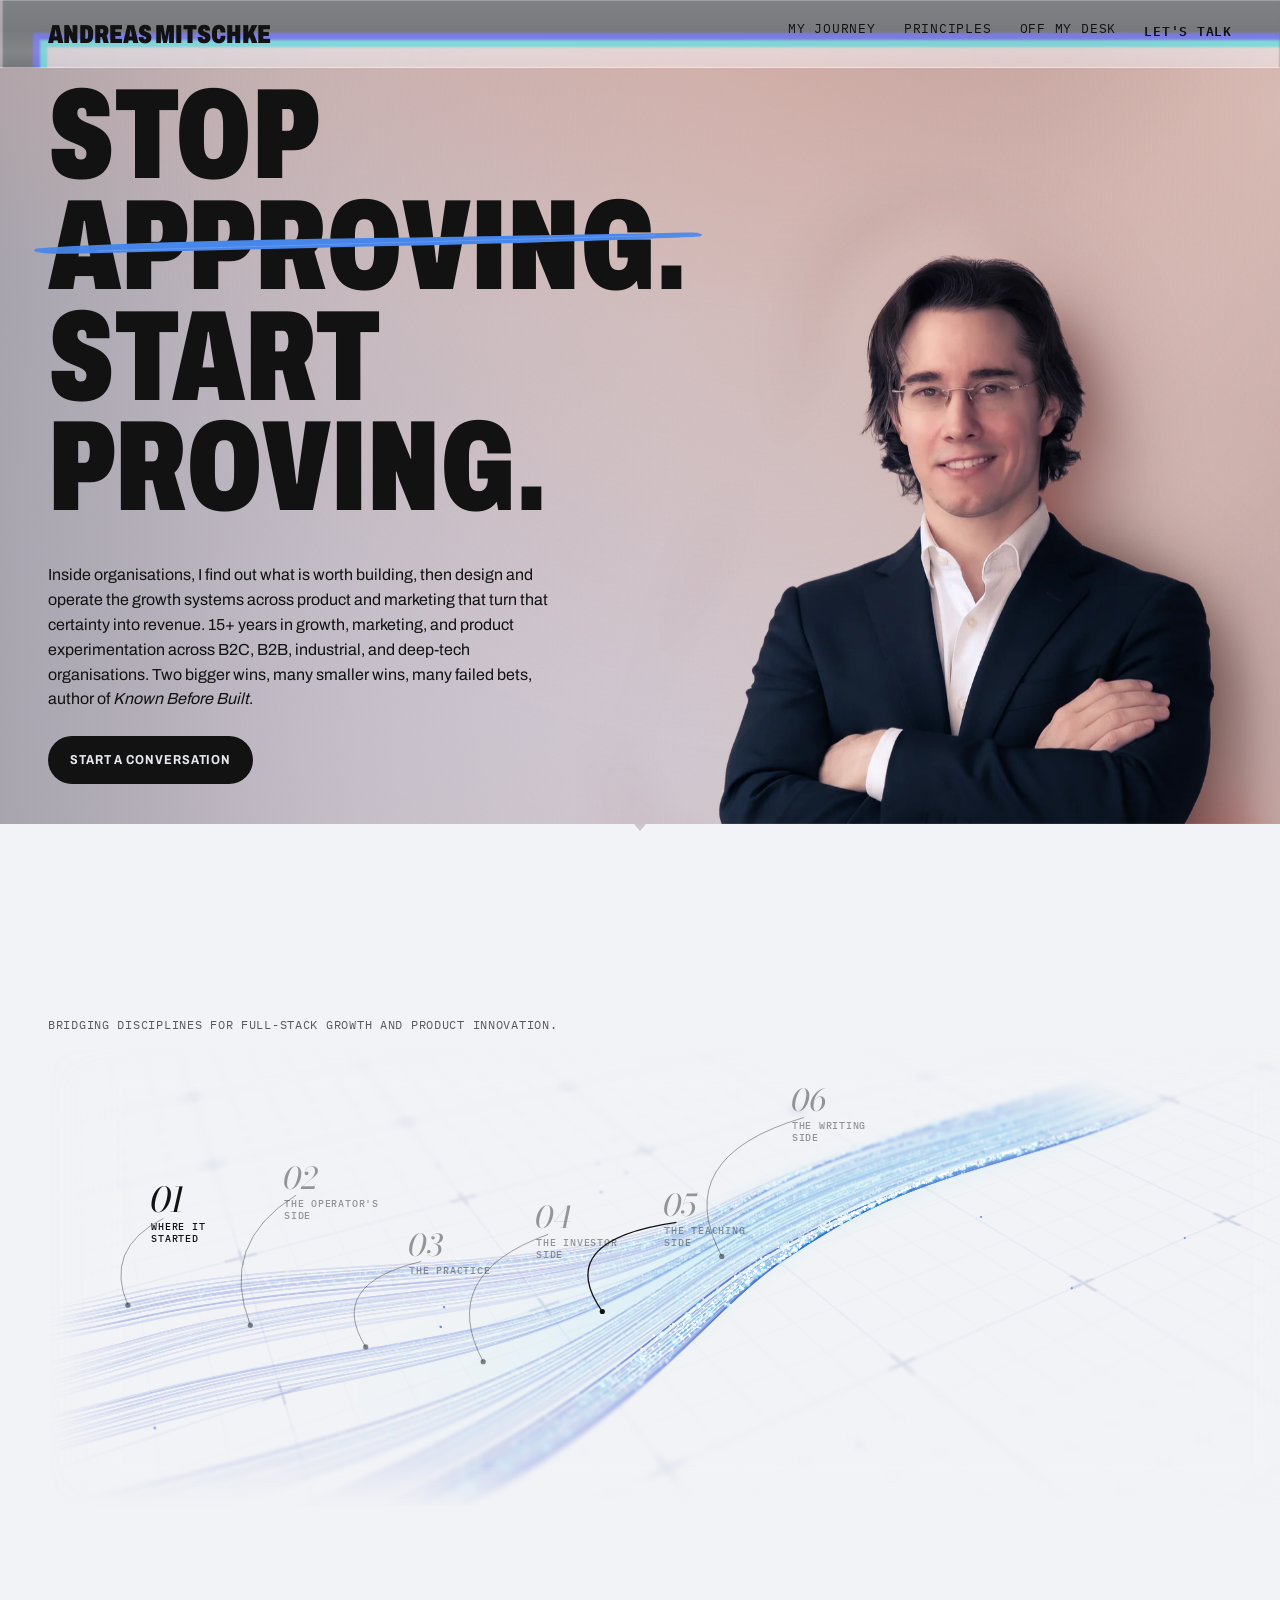
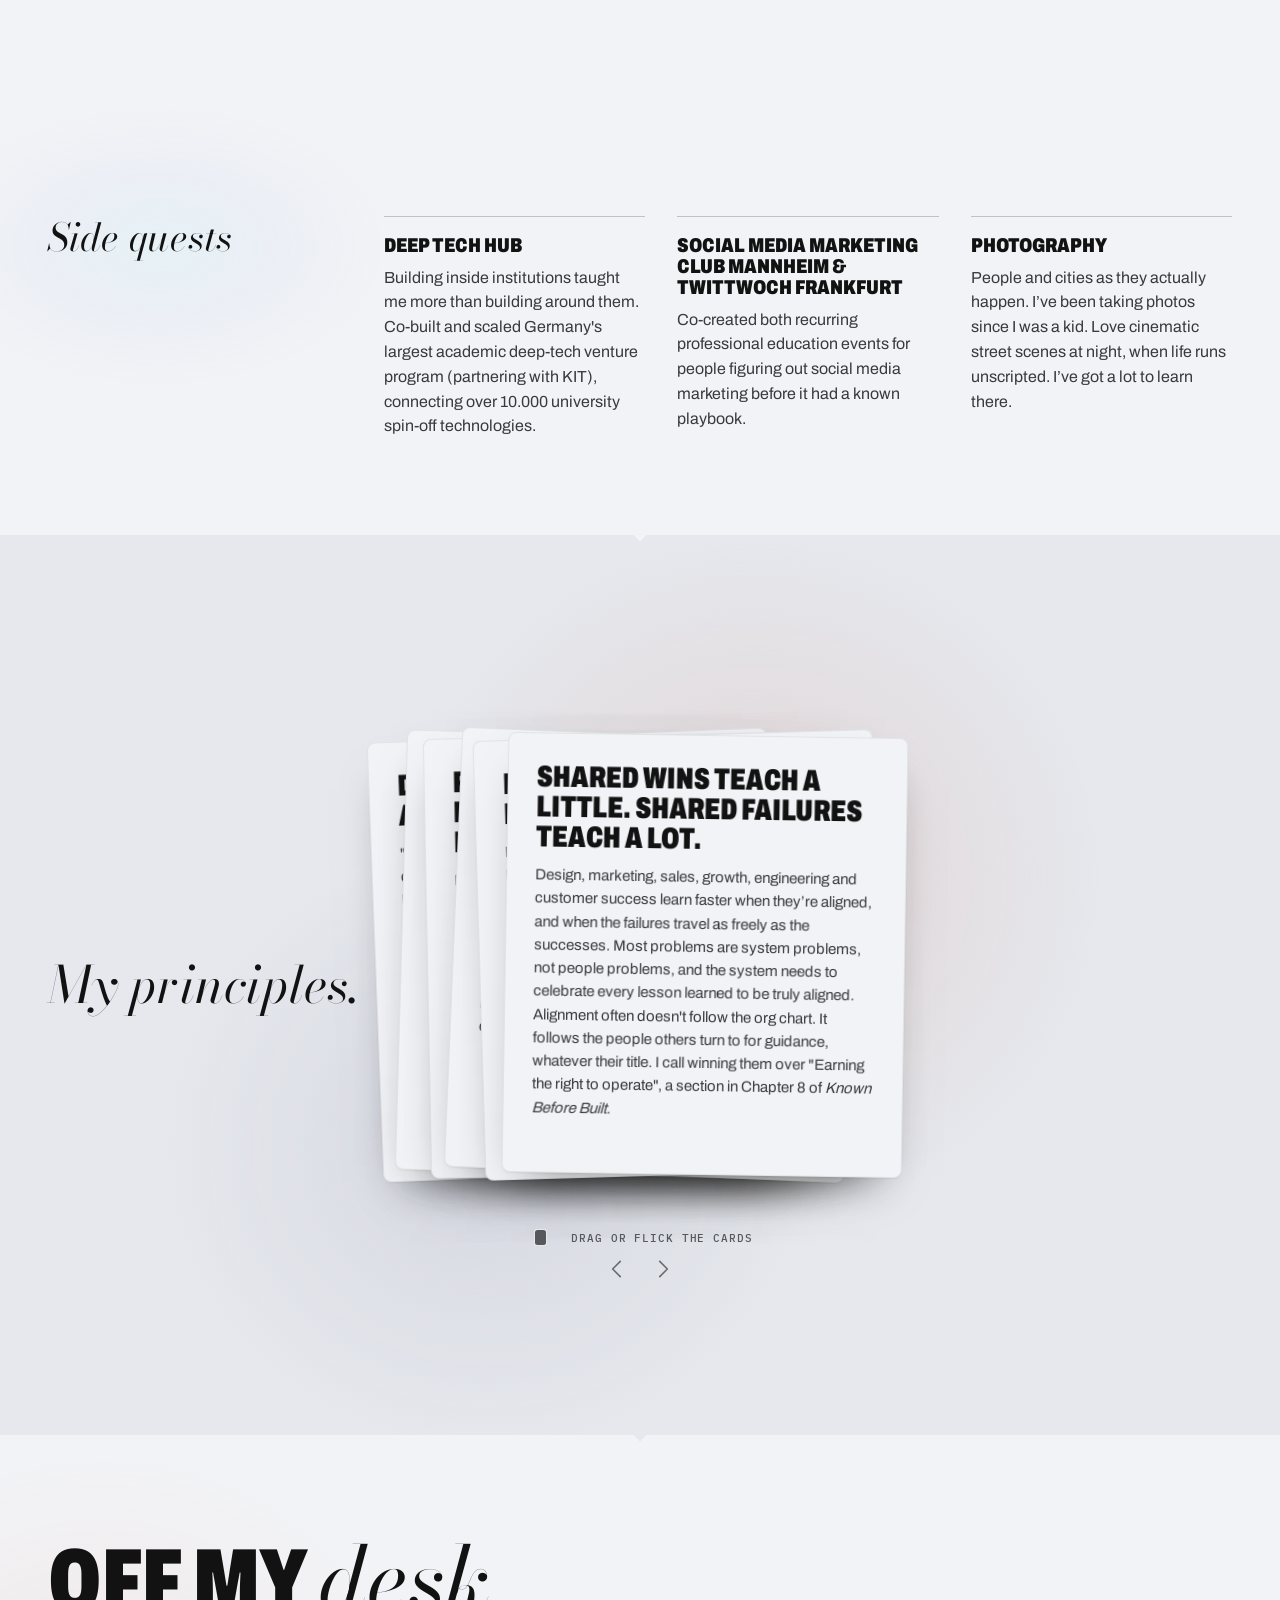
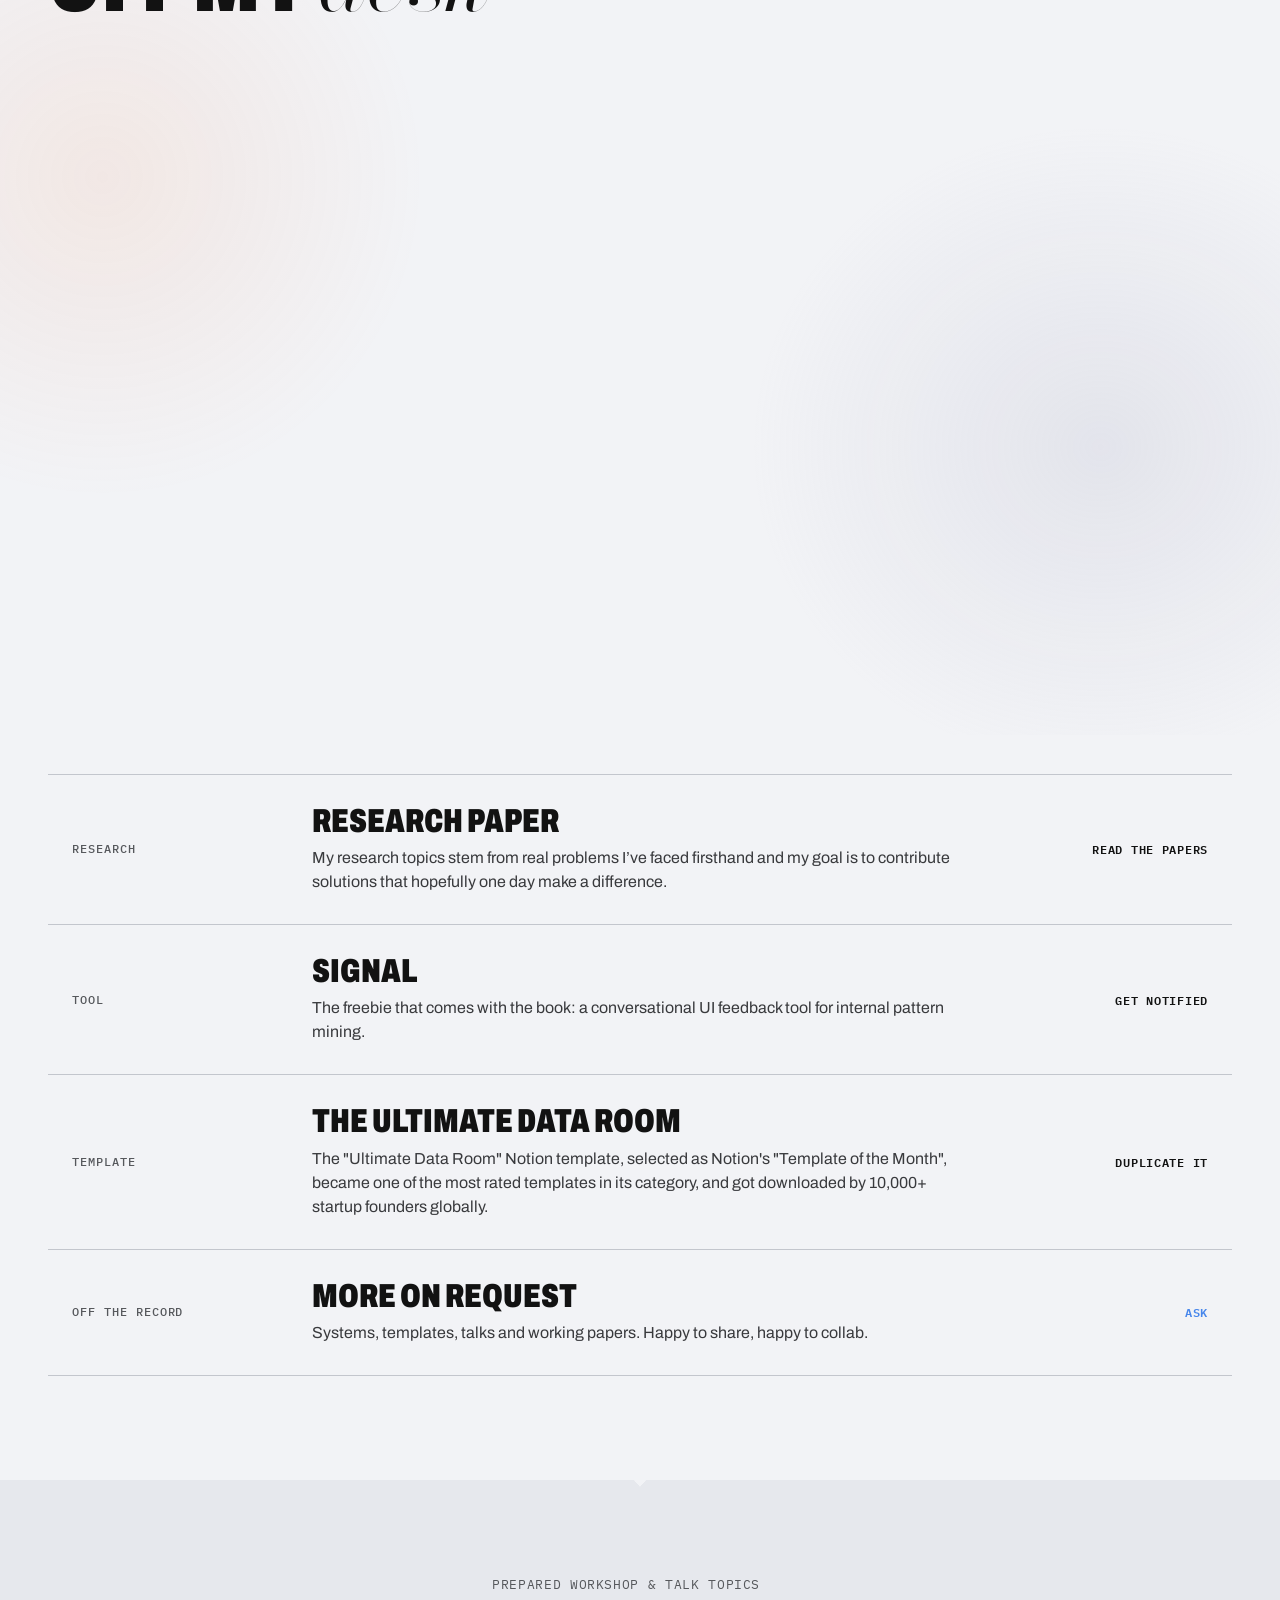
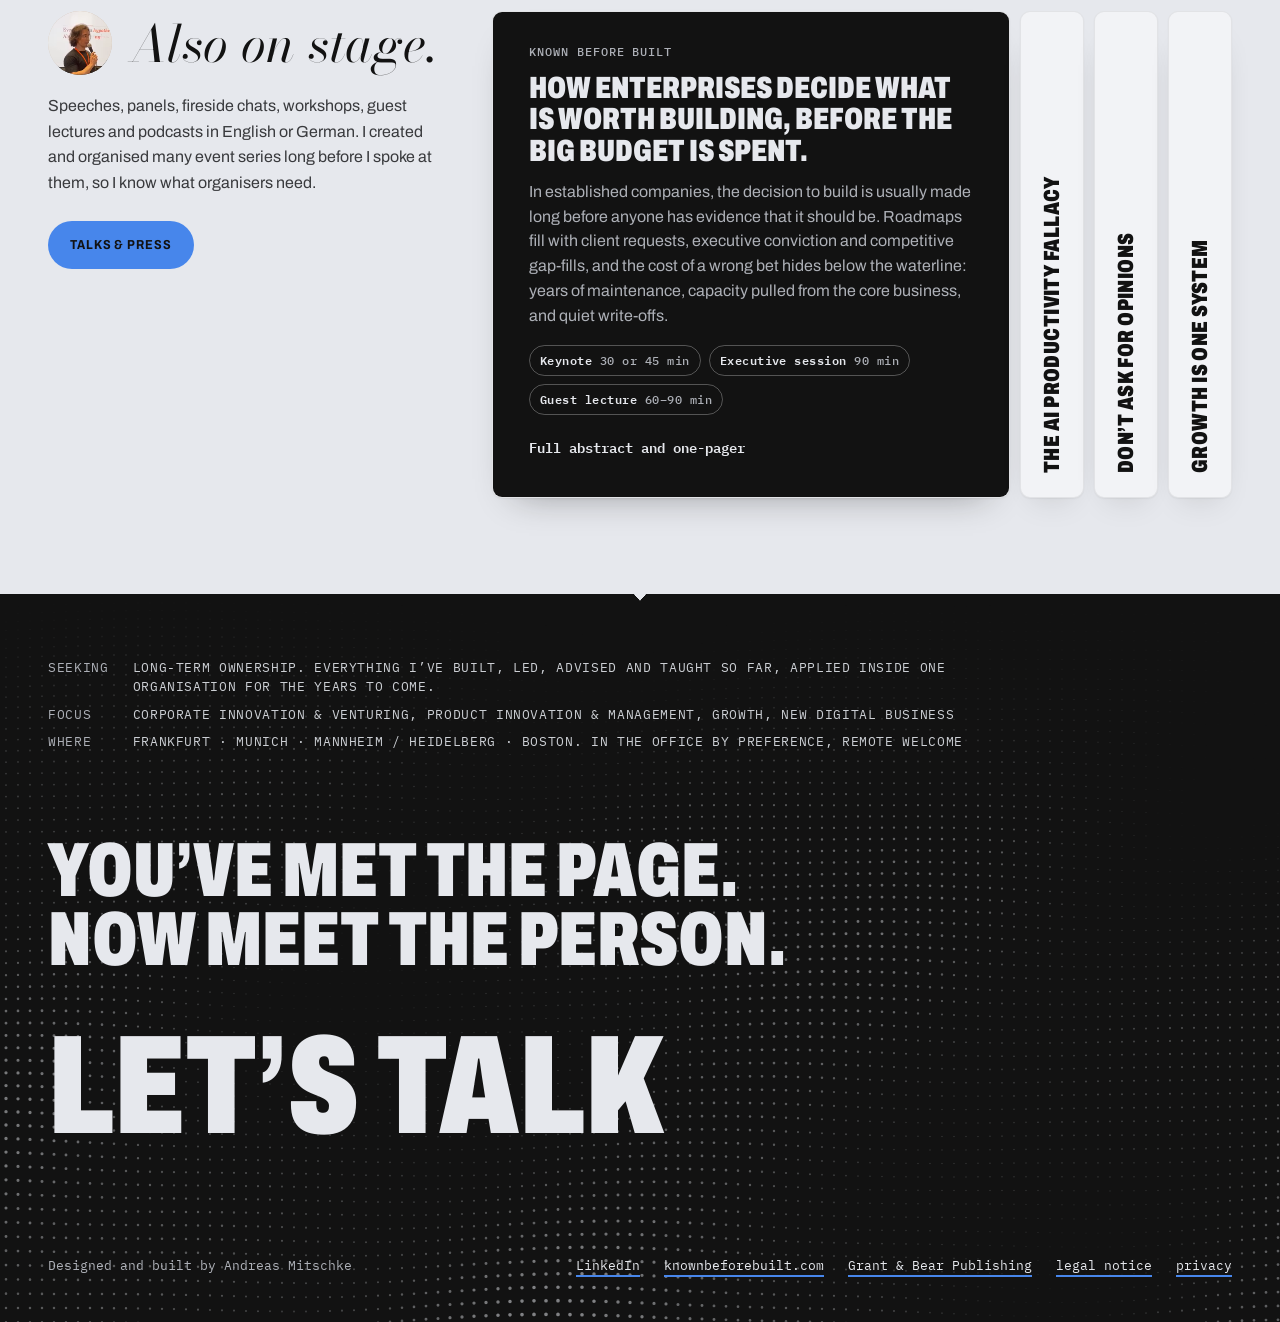
<file: index.html>
<!doctype html>
<!--
                               --)-----------|____________|
                                             /        /
               -)------========            /  _____ /
                        \     \          /   /____/
                          \     \      /        /
                            \     \__/_________/__
                              \ _ _| ^--      || |
                   ________--------|_____________|\
    -  \-----------                               ||
 -     ============================ ______________ |
    - _____________________________|  |'      || |/
                               /   |_____________|
                             /     /  \         \
                           /     /      \      ___\
               -)---------========        \    \____\
                                            \         \
USE THE FORCE!                                \_________\_
                              --)-------------|___________|

          Thanks for the interest in the code.
          Throw me a line if you want to connect.
          -Andreas

-->
<html lang="en-GB" data-accent="blue">
<head>
<meta charset="utf-8">
<!-- liquid glass nav: only Chromium browsers can bend the page behind the bar (assets/navlens.js); marked before first paint -->
<script>(function(){try{var b=navigator.userAgentData&&navigator.userAgentData.brands;if(b&&b.some(function(x){return x.brand==="Chromium"}))document.documentElement.classList.add("ng-cr")}catch(e){}})();</script>
<meta name="viewport" content="width=device-width, initial-scale=1">
<title>Andreas Mitschke · Growth &amp; Product Innovation Leadership</title>
<meta name="description" content="Andreas Mitschke helps organisations discover what is worth building, then designs and operates the growth systems across product and marketing to turn that certainty into revenue. Author of Known Before Built.">
<meta property="og:title" content="Andreas Mitschke - Stop approving. Start proving.">
<meta property="og:description" content="Growth &amp; product innovation leader, author of Known Before Built.">
<link rel="canonical" href="https://andreasmitschke.com/">
<meta property="og:url" content="https://andreasmitschke.com/">
<meta property="og:type" content="website">
<meta property="og:image" content="https://andreasmitschke.com/assets/og.png?v=2">
<meta property="og:image:width" content="1200">
<meta property="og:image:height" content="630">
<meta property="og:image:alt" content="Stop approving. Start proving. Andreas Mitschke, growth and product innovation leader, author of Known Before Built.">
<meta name="twitter:card" content="summary_large_image">
<meta name="twitter:image" content="https://andreasmitschke.com/assets/og.png?v=2">
<link rel="icon" href="assets/favicon.svg" type="image/svg+xml">
<link rel="icon" href="assets/favicon-32.png" sizes="32x32" type="image/png">
<link rel="apple-touch-icon" href="assets/apple-touch-icon.png">
<meta name="theme-color" content="#E6E8ED">
<link rel="preload" href="assets/fonts/archivo-latin-wdth-normal.woff2" as="font" type="font/woff2" crossorigin>
<link rel="preload" href="assets/fonts/ibm-plex-mono-latin-500-normal.woff2" as="font" type="font/woff2" crossorigin>
<link rel="stylesheet" href="assets/site.css">
<script type="application/ld+json">
{
  "@context": "https://schema.org",
  "@graph": [
    {
      "@type": "ProfilePage",
      "@id": "https://andreasmitschke.com/#webpage",
      "url": "https://andreasmitschke.com/",
      "name": "Andreas Mitschke - Head of Product Innovation & Growth",
      "description": "Executive portfolio of Andreas Mitschke: Head of Product Innovation & Growth, author of Known Before Built, specializing in product and growth innovation, R&D de-risking, and scalable revenue engines.",
      "isPartOf": {
        "@type": "WebSite",
        "@id": "https://andreasmitschke.com/#website",
        "name": "Andreas Mitschke",
        "url": "https://andreasmitschke.com/"
      },
      "mainEntity": {
        "@id": "https://andreasmitschke.com/#person"
      },
      "about": {
        "@id": "https://andreasmitschke.com/#person"
      }
    },
    {
      "@type": "Person",
      "@id": "https://andreasmitschke.com/#person",
      "name": "Andreas Mitschke",
      "givenName": "Andreas",
      "familyName": "Mitschke",
      "jobTitle": "Head of Product Innovation & Growth",
      "alternateName": [
        "Head of Product Innovation",
        "Head of Growth",
        "Head of Corporate Innovation",
        "Director of Growth & Innovation",
        "Director of Product Innovation",
        "Senior Product & Growth Strategist",
        "Venture Building Lead",
        "Corporate Venture Lead"
      ],
      "description": "Head of Product Innovation & Growth with 15+ years across B2B SaaS, industrial tech, and deep-tech. Specializing in product and growth innovation, R&D de-risking, continuous discovery systems, growth systems thinking, and scalable revenue engines.",
      "url": "https://andreasmitschke.com/",
      "image": "https://github.com/andmitsch/andreasmitschke/blob/main/assets/andreas-mitschke-portrait-square.jpg",
      "email": "andreas@andreasmitschke.com",
      "sameAs": [
        "https://www.linkedin.com/in/andreasmitschke",
        "https://papers.ssrn.com/sol3/cf_dev/AbsByAuth.cfm?per_id=10956892",
        "https://knownbeforebuilt.com/"
      ],
      "knowsAbout": [
        "Product Innovation",
        "Growth Innovation",
        "Corporate Innovation",
        "Corporate Venture Building",
        "Proof of Value (PoV)",
        "Proof of Concept (PoC) Validation",
        "De-risking R&D",
        "Operational Velocity",
        "R&D Cost Projection Modeling",
        "Resource Optimization",
        "Innovation Governance",
        "Cross-Departmental Political Alignment",
        "Stakeholder Alignment Frameworks",
        "Cross-Functional Team Leadership",
        "Organizational Alignment",
        "Change Management",
        "Executive Advisory",
        "Venture P&L Management",
        "Intrapreneurship Systems",
        "Innovation Portfolio Management",
        "Business Model Innovation",
        "Venture Incubation",
        "Academic Deep-Tech Commercialization",
        "Venture Deal Flow Screening",
        "Product Discovery",
        "Continuous Discovery",
        "Continuous Discovery Habits",
        "Rapid Prototyping & Experimentation",
        "Evidence-Driven Validation",
        "Assumption Testing",
        "Product Strategy",
        "Product Advisory",
        "Product Ownership",
        "Feature Prioritization",
        "Agile / Scrum / Kanban",
        "Product Analytics",
        "Cohort Analysis",
        "Activation & Retention Tracking",
        "Churn Protection",
        "Lifecycle Marketing",
        "Customer Acquisition Economics",
        "Unit Economics & Retention Optimization",
        "Customer Lifetime Value (LTV) Optimization",
        "Funnel Optimization",
        "Revenue Operations (RevOps) Alignment",
        "Product Marketing",
        "Content Marketing",
        "Storytelling & Content Strategy",
        "Brand Storytelling",
        "Social Media Marketing",
        "Organic Social Strategy",
        "Go-To-Market (GTM) Strategy",
        "Product-Led GTM",
        "Strategic Positioning",
        "Brand Messaging",
        "Value Proposition Design",
        "The Pain-Gain Balance Framework",
        "Pricing & Packaging Architecture",
        "Pricing Strategy",
        "Willingness-to-Pay (WTP) Validation",
        "Monetization Strategy",
        "Competitive Intelligence",
        "Competitive Research & Intelligence",
        "User Research & Market Validation",
        "Commercialization Architecture",
        "Commercialization Strategy",
        "Strategic Partnerships & Alliances",
        "Ecosystem Partnerships",
        "Product-Led Growth (PLG)",
        "Product-Led Sales (PLS)",
        "B2B Sales Integration",
        "Growth Engineering",
        "Conversion Rate Optimization (CRO)",
        "A/B & Multivariate Testing",
        "SEO",
        "Technical SEO",
        "Programmatic SEO",
        "Link Building Strategy",
        "SEO Keyword Strategy",
        "Performance Marketing",
        "Media Buying",
        "Paid Media Strategy",
        "Paid Social Advertising",
        "Paid Search Advertising",
        "LinkedIn Ads",
        "Meta Ads (Facebook & Instagram)",
        "TikTok Ads",
        "Reddit Ads",
        "Google Ads",
        "Google Marketing Platform (360)",
        "Account-Based Marketing (ABM)",
        "Lean Startup",
        "Lean Product",
        "Value Proposition Canvas",
        "Business Model Canvas"
      ]
    },
    {
      "@type": "Book",
      "@id": "https://knownbeforebuilt.com/#book",
      "name": "Known Before Built",
      "alternativeHeadline": "How Established Enterprises Build Scalable Growth By Productizing Their Expertise",
      "isbn": "9783000897276",
      "datePublished": "2026-12-01",
      "author": {
        "@id": "https://andreasmitschke.com/#person"
      },
      "publisher": {
        "@type": "Organization",
        "@id": "https://andreasmitschke.com/grant-and-bear-publishing/#imprint",
        "name": "Grant & Bear Publishing",
        "url": "https://andreasmitschke.com/grant-and-bear-publishing/"
      },
      "bookFormat": "https://schema.org/Paperback",
      "numberOfPages": 318,
      "inLanguage": "en",
      "url": "https://knownbeforebuilt.com/",
      "image": "https://knownbeforebuilt.com/assets/book-front.jpg"
    }
  ]
}
</script>
<script src="assets/analytics.js" defer></script>
</head>
<body>
<div class="page">
  <header class="site-head">
    <nav class="site-nav">
      <a href="#top" class="brand">Andreas Mitschke</a>
      <button class="menu-btn" type="button" aria-expanded="false" aria-controls="mnav"><span class="mb-label">Menu</span><span class="mb-icon" aria-hidden="true"><i></i><i></i></span></button>
      <div class="nav-links">
        <a href="#path" class="nl">My Journey<span class="nl1" aria-hidden="true"></span><span class="nl2" aria-hidden="true"></span></a><a href="#beliefs" class="nl">Principles<span class="nl1" aria-hidden="true"></span><span class="nl2" aria-hidden="true"></span></a><a href="#releases" class="nl">Off my desk<span class="nl1" aria-hidden="true"></span><span class="nl2" aria-hidden="true"></span></a><a href="#contact" class="nl nl-cta">Let's talk<span class="nl1" aria-hidden="true"></span><span class="nl2" aria-hidden="true"></span></a>
      </div>
    </nav>
  </header>
  <div id="mnav" class="mnav" aria-hidden="true">
    <nav class="mnav-inner" aria-label="Mobile">
      <a href="#path"><span class="mi">01</span>My Journey</a>
      <a href="#beliefs"><span class="mi">02</span>Principles</a>
      <a href="#releases"><span class="mi">03</span>Off my desk</a>
      <a href="#contact" class="mnav-cta"><span class="mi">04</span>Let's talk</a>
    </nav>
  </div>

  <section id="top" data-ref="setTop" class="hero">
    <div class="memo-paper"><img class="hp-full" src="assets/hero-portrait-1600.webp" srcset="assets/hero-portrait-640.webp 640w, assets/hero-portrait-1100.webp 1100w, assets/hero-portrait-1600.webp 1600w, assets/hero-portrait-2200.webp 2200w" sizes="(min-width:761px) 56vw, 115vw" width="2200" height="2000" alt="Andreas Mitschke" fetchpriority="high"></div>
    
    <svg width="0" height="0" class="svg-defs" aria-hidden="true"><defs><linearGradient id="amBrushFill" x1="0" y1="0" x2="1" y2="0"><stop offset="0" style="stop-color:var(--accent)" stop-opacity=".92"></stop><stop offset=".18" style="stop-color:var(--accent)"></stop><stop offset=".85" style="stop-color:var(--accent)"></stop><stop offset="1" style="stop-color:var(--accent)" stop-opacity=".88"></stop></linearGradient><filter id="amBrushEdge" x="-2%" y="-30%" width="104%" height="160%"><feTurbulence type="fractalNoise" baseFrequency="0.012 0.22" numOctaves="1" seed="4" result="n"></feTurbulence><feDisplacementMap in="SourceGraphic" in2="n" scale="2.2"></feDisplacementMap></filter></defs></svg>
    <div class="hl">
      <h1 aria-label="Stop approving. Start proving." class="hl-h1">
        <span class="rise d2 hl-line" aria-hidden="true">Stop</span>
        <span class="rise d2 hl-line-word" aria-hidden="true"><del class="hdel" data-hl="del"><span data-hl="c1">approving.</span><svg class="brush" viewBox="0 0 400 48" preserveAspectRatio="none" aria-hidden="true"><g filter="url(#amBrushEdge)"><path fill="url(#amBrushFill)" d="M6 30 C 50 24, 120 20, 200 17.5 C 280 15, 340 12.5, 391 10.5 C 397 10.3, 399 13, 396 15.5 C 360 19.5, 300 23, 220 27 C 150 30.5, 80 34.5, 22 37 C 10 37.5, 3 35.5, 3 33 C 3 31.5, 4 30.4, 6 30 Z"></path><path d="M40 33.5 C 140 27, 260 20.5, 370 14.5" stroke="#FFFFFF" stroke-opacity=".18" stroke-width="1.1" fill="none"></path></g></svg></del></span>
        <span class="rise d3 hl-line" aria-hidden="true">Start</span>
        <span class="rise d3 hl-line-word" aria-hidden="true"><span data-hl="c2">proving.</span></span>
      </h1>
    </div>
    <div class="rise d4 hero-copy">
      <p class="hero-lead">Inside organisations, I find out what is worth building, then design and operate the growth systems across product and marketing that turn that certainty into revenue. 15+ years in growth, marketing, and product experimentation across B2C, B2B, industrial, and deep-tech organisations. Two bigger wins, many smaller wins, many failed bets, author of <em>Known Before Built</em>.</p>
      <div class="btn-row"><a href="#contact" data-ref="fxRef" data-fx="mag" class="pbtn pb-ink"><span class="pb-fill" aria-hidden="true"></span><span class="pb-label">Start a conversation</span></a></div>
    </div>
  </section>

  <section id="path" data-ref="setPath" class="path">
    <div class="sp-bg sp-path" aria-hidden="true"><i></i></div>
    <div class="jr">
      <div class="jr-head">
        <h2 class="h2-display">How I got <span class="serif-it">here</span></h2>
        <span class="jr-kick">Bridging disciplines for full-stack growth and product innovation.</span>
      </div>
      <div class="jr-rv" data-src="assets/river.js"><div class="jr-gl" aria-hidden="true"></div><svg aria-hidden="true"></svg></div>
      <div class="jr-chips jr-row"><button type="button" data-g="0" class="on"><i>01</i>Where it started</button><button type="button" data-g="1"><i>02</i>The operator's side</button><button type="button" data-g="2"><i>03</i>The practice</button><button type="button" data-g="3"><i>04</i>The investor side</button><button type="button" data-g="4"><i>05</i>The teaching side</button><button type="button" data-g="5"><i>06</i>The writing side</button></div>
      <div class="jr-txt">
        <article class="jc on" data-g="0" data-name="Where it started"><h3 class="jr-ttl">Where it started</h3><div class="jr-it"><h4>UX Design &amp; Research</h4><p><b>Every product decision starts with how real people actually use the product, not just in design.</b> Since my teens I’ve designed interfaces to get users to their goal fast, not just to look good, yet with a little visual bliss on top. It started with logos and web interfaces for esports teams and early Flash interactions, moved through browser-game UIs and ended in HCD-led web and mobile app product design, always built on real behavioral data and aimed at a business metric. Design was the foundation, growth and product became the career, and the principle never changed.</p></div><div class="jr-it"><h4>Code &amp; Builder</h4><p><b>Speaking engineering’s language from code to agile delivery, so product and growth decisions don’t get lost in translation.</b> Design was a choice, code an unwanted trial by fire. Three years of object-oriented C++ at school led to a .NET Win XP tune-up tool coded by two friends and me, and to tutoring informatics master’s students while I was still on my own non-informatics curriculum. During the blogging era I built, grew, monetised and sold blogs, custom-made WordPress themes and widgets, running these first ventures on Kanban boards, with Scrum and Extreme Programming following over the years. I’ve never worked as an engineer, but I can read and understand a codebase, build product and growth experiments, and work eye to eye with engineering.</p></div><div class="jr-it"><h4>Founder</h4><p><b>I’ve built ventures end to end, and learned most from what didn’t work.</b> It started at 15 with web design services that grew into a two-person agency collaborating with a network of external partners, followed by a travel-experience platform. The one that taught me early on was born from a pain I felt first-hand as a student, a feedback aggregator for universities and academies. The users felt the value, but it was so new that procurement had no category for it, and every approval meant dozens of policy loops in already slow-moving universities. One of my first lessons in letting the market steer, and in how institutions actually decide. When a large company signed on as a paying pilot customer after a first conversation at an event, the venture pivoted to B2B. These are just a few of the experiences that led to methods like the "Pain-Gain Balance" for value proposition optimization and positioning, which form the intrapreneurial product innovation system in my book, <em>Known Before Built</em>. My journey was anything but straight, with plenty of failures, plenty of small wins, and two exits.</p></div><div class="jr-pn"><button type="button" class="jr-nx" data-go="1">The operator's side<svg width="20" height="20" viewBox="0 0 24 24" aria-hidden="true"><path d="M9 5l7 7-7 7" fill="none" stroke="currentColor" stroke-width="1.6" stroke-linecap="round" stroke-linejoin="round"/></svg></button></div></article>
        <article class="jc" data-g="1" data-name="The operator's side"><h3 class="jr-ttl">The operator's side</h3><div class="jr-it"><h4>Growth, product &amp; marketing</h4><p><b>To me innovation, growth marketing and product is one revenue system, and I’ve built every channel in it myself.</b> My growth path began before Panda with technical SEO, experimenting with early black-hat methods and exploiting algorithm gaps to engineer organic search visibility at scale. One of those projects, scaled to over 100,000 monthly unique visitors in as early as 2010, before I sold it. That quantitative foundation evolved into full-funnel conversion rate optimisation, combining data analysis with my design background, and into organic social. As the teams and products I worked with matured toward scale, I expanded into paid acquisition, building performance marketing across paid social channels (pioneering the granular behavioral segmentation of power editor) and search. Together, these form the core of my T-shaped profile, anchored by continuous product discovery, validation and rapid experimentation.</p></div><div class="jr-pn"><button type="button" class="jr-pv" data-go="0"><svg width="20" height="20" viewBox="0 0 24 24" aria-hidden="true"><path d="M15 5l-7 7 7 7" fill="none" stroke="currentColor" stroke-width="1.6" stroke-linecap="round" stroke-linejoin="round"/></svg>Where it started</button><button type="button" class="jr-nx" data-go="2">The practice<svg width="20" height="20" viewBox="0 0 24 24" aria-hidden="true"><path d="M9 5l7 7-7 7" fill="none" stroke="currentColor" stroke-width="1.6" stroke-linecap="round" stroke-linejoin="round"/></svg></button></div></article>
        <article class="jc" data-g="2" data-name="The practice"><h3 class="jr-ttl">The practice</h3><div class="jr-it"><h4>Product & Growth Practitioner · Department Head · Strategic & Executive Advisor</h4><p><b>From doing the work to enabling others to do it themselves.</b> Hands-on innovation, product discovery and growth work, leading teams and advising executives. Partnering with enterprise, scaleup and startup leaders to embed discovery frameworks and build growth systems that scale, across B2C and B2B tech, SaaS, industrial and deep-tech sectors.</p></div><div class="jr-pn"><button type="button" class="jr-pv" data-go="1"><svg width="20" height="20" viewBox="0 0 24 24" aria-hidden="true"><path d="M15 5l-7 7 7 7" fill="none" stroke="currentColor" stroke-width="1.6" stroke-linecap="round" stroke-linejoin="round"/></svg>The operator's side</button><button type="button" class="jr-nx" data-go="3">The investor side<svg width="20" height="20" viewBox="0 0 24 24" aria-hidden="true"><path d="M9 5l7 7-7 7" fill="none" stroke="currentColor" stroke-width="1.6" stroke-linecap="round" stroke-linejoin="round"/></svg></button></div></article>
        <article class="jc" data-g="3" data-name="The investor side"><h3 class="jr-ttl">The investor side</h3><div class="jr-it"><h4>Venture</h4><p>Sourced, evaluated, and screened proprietary deal-flow of over 3,000 startups and matched the strongest ventures to funds in my network. Connected 15, of which all raised follow-on rounds. About three years for four funds across Europe, New York, and Silicon Valley, after a VC fellowship in New York. Accepted to VC Lab 2023.</p></div><div class="jr-it"><h4>Advisor</h4><p>And I stay on after the investment. Almost a dozen advisory seats so far, around half a dozen active right now, on growth and product, through 500 Global, Loyal VC and inbound referrals.</p></div><div class="jr-pn"><button type="button" class="jr-pv" data-go="2"><svg width="20" height="20" viewBox="0 0 24 24" aria-hidden="true"><path d="M15 5l-7 7 7 7" fill="none" stroke="currentColor" stroke-width="1.6" stroke-linecap="round" stroke-linejoin="round"/></svg>The practice</button><button type="button" class="jr-nx" data-go="4">The teaching side<svg width="20" height="20" viewBox="0 0 24 24" aria-hidden="true"><path d="M9 5l7 7-7 7" fill="none" stroke="currentColor" stroke-width="1.6" stroke-linecap="round" stroke-linejoin="round"/></svg></button></div></article>
        <article class="jc" data-g="4" data-name="The teaching side"><h3 class="jr-ttl">The teaching side</h3><div class="jr-it"><h4>Startup coach</h4><p>I’ve coached 20+ founding teams to test their ideas against real-world evidence, in Mannheim’s startup centres and beyond. Lean Startup, Knapp’s Design Sprint, Osterwalder’s Business Model and Value Proposition Canvas, Design Thinking. All useful tools, and all turn into innovation theatre unless you also teach people to get out of the building.</p></div><div class="jr-it"><h4>University lecturer</h4><p>I teach professionals and students methods they can apply without me in the room. Entrepreneurship and innovation at universities in Mannheim, plus guest lectures on growth in Heidelberg and Karlsruhe.</p></div><div class="jr-pn"><button type="button" class="jr-pv" data-go="3"><svg width="20" height="20" viewBox="0 0 24 24" aria-hidden="true"><path d="M15 5l-7 7 7 7" fill="none" stroke="currentColor" stroke-width="1.6" stroke-linecap="round" stroke-linejoin="round"/></svg>The investor side</button><button type="button" class="jr-nx" data-go="5">The writing side<svg width="20" height="20" viewBox="0 0 24 24" aria-hidden="true"><path d="M9 5l7 7-7 7" fill="none" stroke="currentColor" stroke-width="1.6" stroke-linecap="round" stroke-linejoin="round"/></svg></button></div></article>
        <article class="jc" data-g="5" data-name="The writing side"><h3 class="jr-ttl">The writing side</h3><div class="jr-it"><h4>Researcher</h4><p>Independent research, currently on why academic entrepreneurship education rarely produces entrepreneurs or has any measurable longitudinal impact on venture creation or outcome, and finding systems to change that.</p></div><div class="jr-it"><h4>Author</h4><p><b>Nearly two decades of hard-won lessons, written down so others get the value without paying the same price.</b> I wrote, designed and typeset <em>Known Before Built</em> myself, from 0 to 1. Research and writing weren’t new to me, I’ve been writing content since the blogging era as mentioned above. Making a book was something else entirely. It came with a crash course in everything a book needs beyond the words, from print production to typography, and I stumbled over more tripwires than I can count. I wrote it to share what I’d learned about corporate innovation, and writing a 300-page book that teaches without me in the room taught me more than I expected.</p><div class="jr-cta"><a href="#releases-start" class="jr-book">Read more about the book<span class="jr-book-w"> in the “Off my desk” section</span></a></div></div><div class="jr-pn"><button type="button" class="jr-pv" data-go="4"><svg width="20" height="20" viewBox="0 0 24 24" aria-hidden="true"><path d="M15 5l-7 7 7 7" fill="none" stroke="currentColor" stroke-width="1.6" stroke-linecap="round" stroke-linejoin="round"/></svg>The teaching side</button></div></article>
      </div>
    </div>
    <div class="jr-bar" aria-label="Chapters"><div class="jr-bar-in"><button type="button" class="jr-mini" aria-label="Back to the river"></button><div class="jr-chips"><button type="button" data-g="0" class="on"><i>01</i>Where it started</button><button type="button" data-g="1"><i>02</i>The operator's side</button><button type="button" data-g="2"><i>03</i>The practice</button><button type="button" data-g="3"><i>04</i>The investor side</button><button type="button" data-g="4"><i>05</i>The teaching side</button><button type="button" data-g="5"><i>06</i>The writing side</button></div></div></div>
<div class="path-side">
      <div class="pgrp pgrp-side">
        <div class="pgrp-head">
          <span class="pgrp-title">Side quests</span>
        </div>
        <div class="side-grid">
        <div class="side reveal">
          <span class="side-title">Deep Tech Hub</span>
          <span class="side-text">Building inside institutions taught me more than building around them. Co-built and scaled Germany's largest academic deep-tech venture program (partnering with KIT), connecting over 10.000 university spin-off technologies.</span>
        </div>
        <div class="side reveal">
          <span class="side-title">Social Media Marketing Club Mannheim &amp; Twittwoch Frankfurt</span>
          <span class="side-text">Co-created both recurring professional education events for people figuring out social media marketing before it had a known playbook.</span>
        </div>
        <div class="side reveal side-photo" data-photos="assets/photos/street-doorway.webp,assets/photos/street-casco-viejo.webp,assets/photos/street-skyline.webp,assets/photos/street-shoreline.webp">
          <span class="side-title">Photography</span>
          <span class="side-text">People and cities as they actually happen. I’ve been taking photos since I was a kid. Love cinematic street scenes at night, when life runs unscripted. I’ve got a lot to learn there.</span>
        </div>
        </div>
      </div>
    </div>
  </section>

  <section id="beliefs" data-ref="setBelief" class="section-rule">
    <div class="sp-bg sp-beliefs" aria-hidden="true"><i></i></div>
    <div class="split-inner">
      <div class="split-aside">
        <span class="aside-title">My principles.</span>
        <svg class="spin" width="48" height="48" viewBox="0 0 24 24" aria-hidden="true"><line x1="18.00" y1="12.00" x2="22.00" y2="12.00" style="stroke:var(--accent)" stroke-width="2" stroke-linecap="round" opacity="0.25"></line><line x1="17.20" y1="15.00" x2="20.66" y2="17.00" style="stroke:var(--accent)" stroke-width="2" stroke-linecap="round" opacity="0.32"></line><line x1="15.00" y1="17.20" x2="17.00" y2="20.66" style="stroke:var(--accent)" stroke-width="2" stroke-linecap="round" opacity="0.39"></line><line x1="12.00" y1="18.00" x2="12.00" y2="22.00" style="stroke:var(--accent)" stroke-width="2" stroke-linecap="round" opacity="0.45"></line><line x1="9.00" y1="17.20" x2="7.00" y2="20.66" style="stroke:var(--accent)" stroke-width="2" stroke-linecap="round" opacity="0.52"></line><line x1="6.80" y1="15.00" x2="3.34" y2="17.00" style="stroke:var(--accent)" stroke-width="2" stroke-linecap="round" opacity="0.59"></line><line x1="6.00" y1="12.00" x2="2.00" y2="12.00" style="stroke:var(--accent)" stroke-width="2" stroke-linecap="round" opacity="0.66"></line><line x1="6.80" y1="9.00" x2="3.34" y2="7.00" style="stroke:var(--accent)" stroke-width="2" stroke-linecap="round" opacity="0.73"></line><line x1="9.00" y1="6.80" x2="7.00" y2="3.34" style="stroke:var(--accent)" stroke-width="2" stroke-linecap="round" opacity="0.80"></line><line x1="12.00" y1="6.00" x2="12.00" y2="2.00" style="stroke:var(--accent)" stroke-width="2" stroke-linecap="round" opacity="0.86"></line><line x1="15.00" y1="6.80" x2="17.00" y2="3.34" style="stroke:var(--accent)" stroke-width="2" stroke-linecap="round" opacity="0.93"></line><line x1="17.20" y1="9.00" x2="20.66" y2="7.00" style="stroke:var(--accent)" stroke-width="2" stroke-linecap="round" opacity="1.00"></line></svg>
      </div>
      <div class="split-list">
          <div class="reveal thesis">
            <div class="thesis-body">
              <p class="thesis-head">Don’t ask for <del class="bdel">opinions.<svg class="brush" viewBox="0 0 400 48" preserveAspectRatio="none" aria-hidden="true"><g filter="url(#amBrushEdge)"><path fill="url(#amBrushFill)" d="M6 30 C 50 24, 120 20, 200 17.5 C 280 15, 340 12.5, 391 10.5 C 397 10.3, 399 13, 396 15.5 C 360 19.5, 300 23, 220 27 C 150 30.5, 80 34.5, 22 37 C 10 37.5, 3 35.5, 3 33 C 3 31.5, 4 30.4, 6 30 Z"></path><path d="M40 33.5 C 140 27, 260 20.5, 370 14.5" stroke="#FFFFFF" stroke-opacity=".18" stroke-width="1.1" fill="none"></path></g></svg></del> Ask for behaviour.</p>
              <p class="thesis-text">"Opinions describe what people believe they would do. Behaviour shows what they did. Reported behaviour beats opinion, and observed behaviour beats both." <br>— from my book <em>Known Before Built</em></p>
            </div>
          </div>
          <div class="reveal thesis">
            <div class="thesis-body">
              <p class="thesis-head">They are the rock stars. You are their fan.</p>
              <p class="thesis-text">Customers, buyers and users are the experts on their own problems. We need to listen and observe to understand their reality to see what they can't see.</p>
            </div>
          </div>
          <div class="reveal thesis">
            <div class="thesis-body">
              <p class="thesis-head">Research is the foundation of everything.</p>
              <p class="thesis-text">Know the market, the customers, the buyers and the users in depth. That is how you find the right product and also the channels to grow it.</p>
            </div>
          </div>
          <div class="reveal thesis">
            <div class="thesis-body">
              <p class="thesis-head">Good ideas need safety to surface.</p>
              <p class="thesis-text">Teams often lack the safety to say the unpopular thing, regardless of hierarchy. Small units of five to seven, scaled through unit leads rather than bigger teams. That’s how I lead, and how I’d grow a department. In my experience, that’s how compliance theatre loses its grip and productivity goes up. I call these business-changing ideas that never surface "Trapped Capital". It’s also Chapter 1 of <em>Known Before Built</em>.</p>
            </div>
          </div>
          <div class="reveal thesis">
            <div class="thesis-body">
              <p class="thesis-head">Hire for understanding, not recitation.</p>
              <p class="thesis-text">Processes can be taught. Skills can be honed. Intellectual honesty can’t. I look for people who understand a method well enough to know when not to use it.</p>
            </div>
          </div>
          <div class="reveal thesis">
            <div class="thesis-body">
              <p class="thesis-head">Shared wins teach a little. Shared failures teach a lot.</p>
              <p class="thesis-text">Design, marketing, sales, growth, engineering and customer success learn faster when they’re aligned, and when the failures travel as freely as the successes. Most problems are system problems, not people problems, and the system needs to celebrate every lesson learned to be truly aligned. Alignment often doesn't follow the org chart. It follows the people others turn to for guidance, whatever their title. I call winning them over "Earning the right to operate", a section in Chapter 8 of <em>Known Before Built</em>.</p>
            </div>
          </div>
      </div>
    </div>
  </section>

  <section id="releases" class="releases">
    <div class="sp-bg sp-releases" aria-hidden="true"><i></i></div>
   <div class="releases-inner">
    <div id="releases-start" data-scroll-offset="36" class="releases-head">
      <h2 class="h2-display">Off my <span class="serif-it">desk</span></h2>
    </div>
    <div class="book-row">
      <div class="book-stage-wrap">
        <div data-ref="setStage" class="kbstage kbstage-pos" data-on-pointerdown="bDown" data-on-pointermove="bMove" data-on-pointerup="bUp" data-on-pointercancel="bUp">
          <div data-ref="setBook3" class="kbbook" role="img" aria-label="Known Before Built by Andreas Mitschke. Drag, or use the arrow keys, to turn the book." tabindex="0" data-on-keydown="bKey">
            <div class="kbface kbfront"><img src="assets/kbb-front.webp" width="760" height="1216" alt="" draggable="false"><i class="kbshade"></i></div>
            <div class="kbface kbback"><img src="assets/kbb-back.webp" width="760" height="1216" alt="" draggable="false"><i class="kbshade"></i></div>
            <div class="kbface kbspine"><img src="assets/kbb-spine.webp" width="104" height="1216" alt="" draggable="false"><i class="kbshade"></i></div>
            <div class="kbface kbfore"><i class="kbshade"></i></div>
            <div class="kbface kbtop"><i class="kbshade"></i></div>
            <div class="kbface kbbottom"><i class="kbshade"></i></div>
          </div>
          <div data-ref="setBShadow" class="kbshadow"></div>
          <p class="kbhint" aria-hidden="true">Drag to turn the book</p>
        </div>
      </div>
      <div class="book-copy">
        <span class="book-title">Known <span class="book-title-it">before</span> Built</span>
        <p class="book-desc"><span class="book-subhead"> How Established Enterprises Build Scalable Growth By Productizing Their Expertise.</span><br><br>An intrapreneurial operating system that replaces the innovation theatre of brainstorming sessions and Post-it-plastered whiteboards with evidence-driven discovery and validation methods, so the budget follows what customers actually do, not what the room believes they’ll love.</p>
        <div class="btn-group"><a href="https://knownbeforebuilt.com/prelaunch.html?from=am" data-ref="fxRef" data-fx="mag" class="pbtn pb-orange pb-book"><span class="pb-fill" aria-hidden="true"></span><span class="pb-label">Get the book</span></a><a href="https://knownbeforebuilt.com/?from=am" data-ref="fxRef" data-fx="mag" class="pbtn pb-outline"><span class="pb-fill" aria-hidden="true"></span><span class="pb-label">knownbeforebuilt.com</span></a></div>
      </div>
    </div>
    <div class="rlA">
      <a class="rA" href="https://papers.ssrn.com/sol3/cf_dev/AbsByAuth.cfm?per_id=10956892"><span class="rA-kind">Research</span><span class="rA-main"><span class="rA-title">Research Paper</span><span class="rA-sub">My research topics stem from real problems I’ve faced firsthand and my goal is to contribute solutions that hopefully one day make a difference.</span></span><span class="rA-cta">Read the papers<svg class="rx-arr" width="22" height="22" viewBox="0 0 24 24" aria-hidden="true"><path d="M5 12h14M13 6l6 6-6 6" fill="none" stroke="currentColor" stroke-width="1.8" stroke-linecap="round" stroke-linejoin="round"/></svg></span></a>
      <a class="rA" href="https://knownbeforebuilt.com/prelaunch.html?from=am"><span class="rA-kind">Tool</span><span class="rA-main"><span class="rA-title">Signal</span><span class="rA-sub">The freebie that comes with the book: a conversational UI feedback tool for internal pattern mining.</span></span><span class="rA-cta">Get notified<svg class="rx-arr" width="22" height="22" viewBox="0 0 24 24" aria-hidden="true"><path d="M5 12h14M13 6l6 6-6 6" fill="none" stroke="currentColor" stroke-width="1.8" stroke-linecap="round" stroke-linejoin="round"/></svg></span></a>
      <a class="rA" href="https://www.notion.com/templates/the-ultimate-data-room"><span class="rA-kind">Template</span><span class="rA-main"><span class="rA-title">The Ultimate Data Room</span><span class="rA-sub">The "Ultimate Data Room" Notion template, selected as Notion's "Template of the Month", became one of the most rated templates in its category, and got downloaded by 10,000+ startup founders globally.</span></span><span class="rA-cta">Duplicate it<svg class="rx-arr" width="22" height="22" viewBox="0 0 24 24" aria-hidden="true"><path d="M5 12h14M13 6l6 6-6 6" fill="none" stroke="currentColor" stroke-width="1.8" stroke-linecap="round" stroke-linejoin="round"/></svg></span></a>
      <a class="rA rA-last" href="#contact"><span class="rA-kind">Off the record</span><span class="rA-main"><span class="rA-title">More on request</span><span class="rA-sub">Systems, templates, talks and working papers. Happy to share, happy to collab.</span></span><span class="rA-cta">Ask<svg class="rx-arr" width="22" height="22" viewBox="0 0 24 24" aria-hidden="true"><path d="M5 12h14M13 6l6 6-6 6" fill="none" stroke="currentColor" stroke-width="1.8" stroke-linecap="round" stroke-linejoin="round"/></svg></span></a>
    </div>
   </div>
  </section>

  <section id="talks" class="section-rule">
    <div class="talks-inner">
      <div class="split-aside">
        <div class="talks-head"><div class="portrait-wrap"><img class="portrait" src="assets/andreas-mitschke-portrait-circle.jpg" width="96" height="96" alt="Andreas Mitschke" loading="lazy" decoding="async"><video class="portrait-vid" muted playsinline preload="none" disablepictureinpicture aria-hidden="true" tabindex="-1"><source src="assets/andreas-mitschke-stage.mp4" type="video/mp4"><source src="assets/andreas-mitschke-stage.webm" type="video/webm"></video></div><span class="aside-title">Also on stage.</span></div>
        <p class="talks-intro">Speeches, panels, fireside chats, workshops, guest lectures and podcasts in English or German. I created and organised many event series long before I spoke at them, so I know what organisers need.</p>
        <div class="btn-group"><a href="https://knownbeforebuilt.com/talks-press" data-ref="fxRef" data-fx="mag" class="pbtn pb-orange"><span class="pb-fill" aria-hidden="true"></span><span class="pb-label">Talks & Press</span></a></div>
      </div>
      <div class="split-list">
        <span class="section-kicker talks-label">Prepared Workshop & Talk Topics</span>
        <div class="tpanels">
          <div class="tpan reveal" data-key="Known before built" tabindex="0" role="button" aria-expanded="false">
            <span class="pfill" aria-hidden="true"></span>
            <div class="tpan-body">
              <span class="tpan-kicker">Known before built</span>
              <p class="tpan-head">How enterprises decide what is worth building, before the big budget is spent.</p>
              <p class="tpan-text">In established companies, the decision to build is usually made long before anyone has evidence that it should be. Roadmaps fill with client requests, executive conviction and competitive gap-fills, and the cost of a wrong bet hides below the waterline: years of maintenance, capacity pulled from the core business, and quiet write-offs.</p>
              <ul class="tpan-fmt" aria-label="Formats and lengths"><li><b>Keynote</b> 30 or 45 min</li><li><b>Executive session</b> 90 min</li><li><b>Guest lecture</b> 60–90 min</li></ul>
              <a href="https://knownbeforebuilt.com/talks-press#talk-1" data-ref="fxRef" data-fx="link" class="rrow-link tpan-link">Full abstract and one-pager<span class="fxl0" aria-hidden="true"></span><span class="fxl" aria-hidden="true"></span></a>
            </div>
          </div>
          <div class="tpan reveal" data-key="The AI productivity fallacy" tabindex="0" role="button" aria-expanded="false">
            <span class="pfill" aria-hidden="true"></span>
            <div class="tpan-body">
              <span class="tpan-kicker">The AI productivity fallacy</span>
              <p class="tpan-head">Why engineering speed was never the bottleneck, and what is.</p>
              <p class="tpan-text">Boards are funding AI on a simple promise: engineers ship faster, so the business grows faster. The first half may come true. The second does not follow.</p>
              <ul class="tpan-fmt" aria-label="Formats and lengths"><li><b>Keynote</b> 20, 30 or 45 min</li><li><b>Fireside</b> 30–45 min</li><li><b>Panel</b> 45–60 min</li></ul>
              <a href="https://knownbeforebuilt.com/talks-press#talk-2" data-ref="fxRef" data-fx="link" class="rrow-link tpan-link">Full abstract and one-pager<span class="fxl0" aria-hidden="true"></span><span class="fxl" aria-hidden="true"></span></a>
            </div>
          </div>
          <div class="tpan reveal" data-key="Don’t ask for opinions" tabindex="0" role="button" aria-expanded="false">
            <span class="pfill" aria-hidden="true"></span>
            <div class="tpan-body">
              <span class="tpan-kicker">Don’t ask for opinions</span>
              <p class="tpan-head">Customer research that predicts what people will actually do.</p>
              <p class="tpan-text">Most customer research asks people what they think. Would they use it? would they pay? And treats the answers as evidence. They are not.</p>
              <ul class="tpan-fmt" aria-label="Formats and lengths"><li><b>Workshop</b> 90 min or half day</li><li><b>Guest lecture</b> 60–90 min</li></ul>
              <a href="https://knownbeforebuilt.com/talks-press#talk-3" data-ref="fxRef" data-fx="link" class="rrow-link tpan-link">Full abstract and one-pager<span class="fxl0" aria-hidden="true"></span><span class="fxl" aria-hidden="true"></span></a>
            </div>
          </div>
          <div class="tpan reveal" data-key="Growth is one system" tabindex="0" role="button" aria-expanded="false">
            <span class="pfill" aria-hidden="true"></span>
            <div class="tpan-body">
              <span class="tpan-kicker">Growth is one system</span>
              <p class="tpan-head">Marketing and product experiments that move revenue, long after launch.</p>
              <p class="tpan-text">In many companies, growth means hunting small incremental uplifts everywhere but the product itself. Onboarding, activation, adoption, retention, churn, expansion often have no clear owner once a product has reached a market.</p>
              <ul class="tpan-fmt" aria-label="Formats and lengths"><li><b>Fireside</b> 30–45 min</li><li><b>Panel</b> 45–60 min</li></ul>
              <a href="https://knownbeforebuilt.com/talks-press#talk-4" data-ref="fxRef" data-fx="link" class="rrow-link tpan-link">Full abstract and one-pager<span class="fxl0" aria-hidden="true"></span><span class="fxl" aria-hidden="true"></span></a>
            </div>
          </div>
        </div>
      </div>
    </div>
  </section>

  <section id="contact" class="contact">
    <canvas class="dotfield" aria-hidden="true"></canvas>
    <div class="contact-inner">
      <dl class="contact-spec" aria-label="What I am looking for"><dt>Seeking</dt><dd>Long-term ownership. Everything I’ve built, led, advised and taught so far, applied inside one organisation for the years to come.</dd><dt>Focus</dt><dd>Corporate innovation &amp; venturing, product innovation &amp; management, growth, new digital business</dd><dt>Where</dt><dd>Frankfurt · Munich · Mannheim / Heidelberg · Boston. In the office by preference, remote welcome</dd><!--<dt>Start</dt><dd>At short notice</dd>--></dl>
      <h2 class="contact-title">You’ve met the page.<br class="ct-br"> Now meet the person.</h2>
      <a href="mailto:andreas@andreasmitschke.com" data-ref="fxRef" data-fx="big" class="talkbig" aria-label="Let’s talk email Andreas"><span class="tb-base">Let’s talk</span><span class="tb-fill" aria-hidden="true">Let’s talk</span></a>
      <div class="footer-row">
        <span class="madeby">Designed and built <!-- with <svg class="heart hl-line" width="16" height="15" viewBox="0 0 24 22" role="img" aria-label="love"><path d="M12 21.5 C 5 16.2 1 12.4 1 7.4 C 1 3.8 3.7 1 7.1 1 C 9.2 1 10.9 2 12 3.7 C 13.1 2 14.8 1 16.9 1 C 20.3 1 23 3.8 23 7.4 C 23 12.4 19 16.2 12 21.5 Z" style="fill:var(--accent)"></path></svg>--> by Andreas Mitschke</span><div class="footer-links"><a href="https://www.linkedin.com/in/andreasmitschke" class="footer-link">LinkedIn</a><a href="https://knownbeforebuilt.com/" class="footer-link">knownbeforebuilt.com</a><a href="https://andreasmitschke.com/grant-and-bear-publishing" class="footer-link">Grant & Bear Publishing</a><a href="https://andreasmitschke.com/legal-notice" class="footer-link">legal notice</a><a href="https://andreasmitschke.com/privacy" class="footer-link">privacy</a></div>
      </div>
    </div>
  </section>
</div>
<script src="assets/site.js"></script>
<script src="assets/navlens.js"></script>
</body>
</html>
</file>
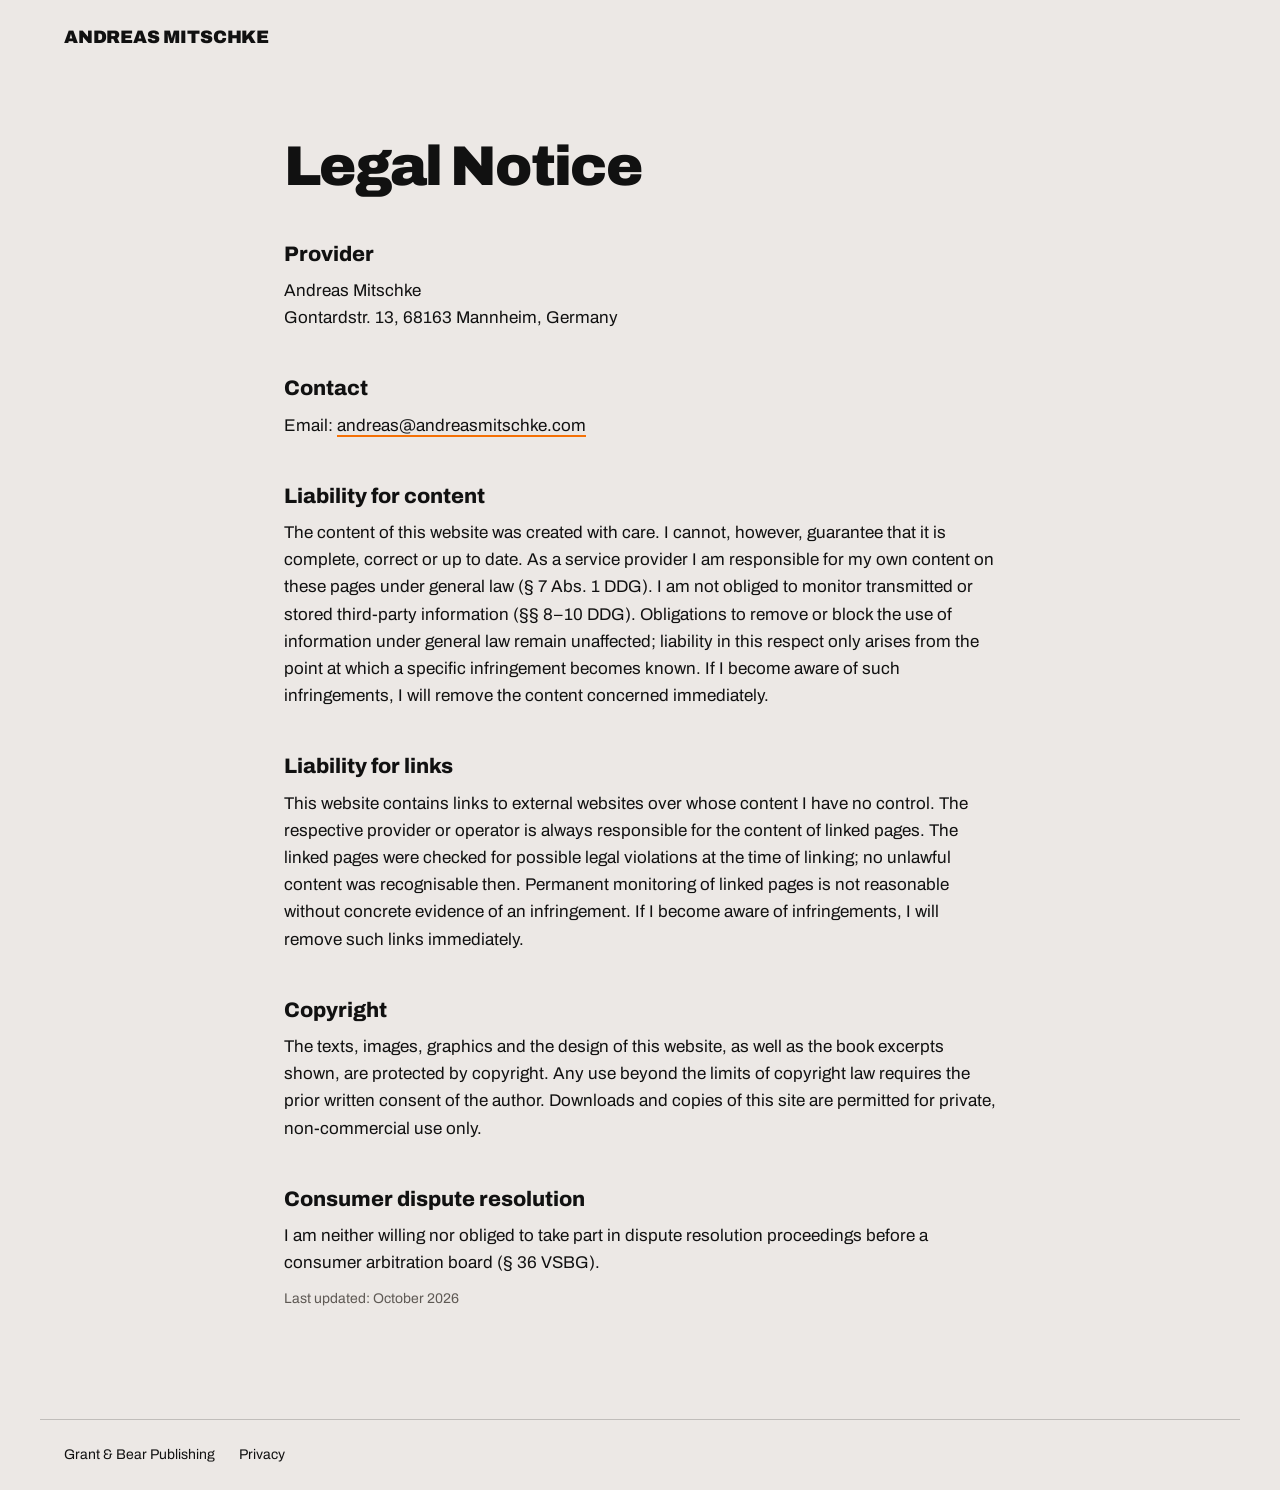
<file: legal-notice.html>
<!doctype html>
<!--
                     .-'''''''''''''-.
                 .-'                   '-.
               .'                         '.
              /       .-.          .-.      \
             /       ( o )        ( o )      \
            |         '-'          '-'        |
            |                                 |
            |     \                     /     |
             \     '.                 .'     /
              \      '-._         _.-'      /
               '.        '''''''''        .'
                 '-.                   .-'
                    '-.._____________..-'

          Thanks for the interest in the code.
          The animations are great, right?

-->
<html lang="en-GB">
<head>
<meta charset="utf-8">
<meta name="viewport" content="width=device-width, initial-scale=1">
<title>Legal Notice · Andreas Mitschke</title>

<meta name="robots" content="index,follow">
<meta name="description" content="Legal notice (Impressum) for andreasmitschke.com, the website of Andreas Mitschke.">
<link rel="canonical" href="https://andreasmitschke.com/legal-notice.html">
<meta name="theme-color" content="#ECE8E5">
<link rel="icon" href="assets/favicon.svg" type="image/svg+xml">
<style>@font-face{font-family:'Archivo';font-style:normal;font-weight:100 900;font-stretch:62% 125%;font-display:swap;src:url(assets/fonts/archivo-latin-wdth-normal.woff2) format('woff2');unicode-range:U+0000-00FF,U+0131,U+0152-0153,U+02BB-02BC,U+02C6,U+02DA,U+02DC,U+0304,U+0308,U+0329,U+2000-206F,U+20AC,U+2122,U+2191,U+2193,U+2212,U+2215,U+FEFF,U+FFFD}
@font-face{font-family:'Archivo';font-style:normal;font-weight:100 900;font-stretch:62% 125%;font-display:swap;src:url(assets/fonts/archivo-latin-ext-wdth-normal.woff2) format('woff2');unicode-range:U+0100-02BA,U+02BD-02C5,U+02C7-02CC,U+02CE-02D7,U+02DD-02FF,U+0304,U+0308,U+0329,U+1D00-1DBF,U+1E00-1E9F,U+1EF2-1EFF,U+2020,U+20A0-20AB,U+20AD-20C0,U+2113,U+2C60-2C7F,U+A720-A7FF}
@font-face{font-family:'Bodoni Moda';font-style:normal;font-weight:400 900;font-display:swap;src:url(assets/fonts/bodoni-moda-latin-opsz-normal.woff2) format('woff2');unicode-range:U+0000-00FF,U+0131,U+0152-0153,U+02BB-02BC,U+02C6,U+02DA,U+02DC,U+0304,U+0308,U+0329,U+2000-206F,U+20AC,U+2122,U+2191,U+2193,U+2212,U+2215,U+FEFF,U+FFFD}
@font-face{font-family:'Bodoni Moda';font-style:normal;font-weight:400 900;font-display:swap;src:url(assets/fonts/bodoni-moda-latin-ext-opsz-normal.woff2) format('woff2');unicode-range:U+0100-02BA,U+02BD-02C5,U+02C7-02CC,U+02CE-02D7,U+02DD-02FF,U+0304,U+0308,U+0329,U+1D00-1DBF,U+1E00-1E9F,U+1EF2-1EFF,U+2020,U+20A0-20AB,U+20AD-20C0,U+2113,U+2C60-2C7F,U+A720-A7FF}
@font-face{font-family:'Bodoni Moda';font-style:italic;font-weight:400 900;font-display:swap;src:url(assets/fonts/bodoni-moda-latin-opsz-italic.woff2) format('woff2');unicode-range:U+0000-00FF,U+0131,U+0152-0153,U+02BB-02BC,U+02C6,U+02DA,U+02DC,U+0304,U+0308,U+0329,U+2000-206F,U+20AC,U+2122,U+2191,U+2193,U+2212,U+2215,U+FEFF,U+FFFD}
@font-face{font-family:'Bodoni Moda';font-style:italic;font-weight:400 900;font-display:swap;src:url(assets/fonts/bodoni-moda-latin-ext-opsz-italic.woff2) format('woff2');unicode-range:U+0100-02BA,U+02BD-02C5,U+02C7-02CC,U+02CE-02D7,U+02DD-02FF,U+0304,U+0308,U+0329,U+1D00-1DBF,U+1E00-1E9F,U+1EF2-1EFF,U+2020,U+20A0-20AB,U+20AD-20C0,U+2113,U+2C60-2C7F,U+A720-A7FF}
</style>
<style>
*{font-optical-sizing:none;font-variation-settings:"opsz" 11}/* Page transitions (Chrome/Edge 126+, Safari 18.2+; other browsers simply load the page) */
@view-transition { navigation: auto; }
::view-transition-old(root) { animation: kb-vt-out .42s cubic-bezier(.4,0,.2,1) both; }
::view-transition-new(root) { animation: kb-vt-in .62s cubic-bezier(.22,1,.36,1) .08s both; }
::view-transition-group(kb-brand) { animation-duration: .5s; animation-timing-function: cubic-bezier(.22,1,.36,1); }
::view-transition-new(kb-sweep) { animation: kb-vt-sweep .7s cubic-bezier(.65,0,.35,1) both; }
::view-transition-old(kb-sweep) { display: none; }
@keyframes kb-vt-out { to { opacity: 0; transform: translateY(-14px) scale(.992); filter: blur(2px); } }
@keyframes kb-vt-in { from { opacity: 0; transform: translateY(22px); } }
@keyframes kb-vt-sweep { 0% { transform: scaleX(0); transform-origin: 0 50%; } 55% { transform: scaleX(1); transform-origin: 0 50%; } 56% { transform-origin: 100% 50%; } 100% { transform: scaleX(0); transform-origin: 100% 50%; } }
.kb-sweep { display: none; position: fixed; left: 0; right: 0; top: 0; height: 3px; background: #F57106; pointer-events: none; z-index: 1000; view-transition-name: kb-sweep; }
:active-view-transition .kb-sweep { display: block; }
@media (prefers-reduced-motion: reduce) {
  ::view-transition-group(*), ::view-transition-old(*), ::view-transition-new(*) { animation: none !important; }
}

.brand{view-transition-name:kb-brand}

:root{--paper:#ECE8E5;--ink:#111111;--muted:#5E5954;--orange:#F57106}
*{box-sizing:border-box}
html{background:var(--paper);-webkit-text-size-adjust:100%;text-size-adjust:100%}
body{margin:0;background:var(--paper);color:var(--ink);font:400 17px/1.6 'Archivo',sans-serif;-webkit-font-smoothing:antialiased}
a{color:var(--ink);text-decoration-color:var(--orange);text-decoration-thickness:2px;text-underline-offset:4px}
a:hover{text-decoration-thickness:3px}
.top{display:flex;justify-content:space-between;align-items:center;max-width:1200px;margin:0 auto;padding:28px 24px}
.brand{display:inline-flex;align-items:baseline;gap:8px;color:var(--ink);text-decoration:none;font:900 18px/1 Archivo,sans-serif;letter-spacing:-.01em}
.brand i{font:italic 400 18px/1 'Bodoni Moda',serif}
.wrap{max-width:760px;margin:0 auto;padding:24px 24px 96px}
.legal h1{font:900 clamp(40px,7vw,56px)/1.05 Archivo,sans-serif;letter-spacing:-.03em;margin:40px 0 28px}
.legal h2{font:800 21px/1.25 Archivo,sans-serif;margin:44px 0 10px}
.legal h3{font:700 17px/1.3 Archivo,sans-serif;margin:26px 0 6px}
.legal p,.legal li{margin:0 0 12px}
.legal ul{padding-left:20px}
.legal address{font-style:normal}
.ph{background:rgba(245,113,6,.16);padding:0 4px;border-radius:2px}
.meta{color:var(--muted);font-size:14px;margin-top:48px}
.foot{max-width:1200px;margin:0 auto;padding:24px;border-top:1px solid rgba(17,17,17,.2);display:flex;justify-content:space-between;flex-wrap:wrap;gap:12px;font-size:14px;color:#3F3B37}
.foot nav{display:flex;gap:24px;flex-wrap:wrap}
.foot a{text-decoration:none}
.foot a:hover{text-decoration:underline}
</style>

<script>
/* hello, developer */
(function(){try{console.log("%c"+"                     .-'''''''''''''-.\n                 .-'                   '-.\n               .'                         '.\n              /       .-.          .-.      \\\n             /       ( o )        ( o )      \\\n            |         '-'          '-'        |\n            |                                 |\n            |     \\                     /     |\n             \\     '.                 .'     /\n              \\      '-._         _.-'      /\n               '.        '''''''''        .'\n                 '-.                   .-'\n                    '-.._____________..-'\n\n          Thanks for the interest in the code.\n          The animations are great, right?","font:600 13px/1.45 ui-monospace,SFMono-Regular,Menlo,Consolas,monospace;color:#F57106");}catch(e){}})();
</script>
<script src="assets/analytics.js" defer></script>
</head>
<body>
<div class="kb-sweep" aria-hidden="true"></div>
<header class="top"><a class="brand" href="./">ANDREAS MITSCHKE</a></header>
<main class="wrap legal">
<h1>Legal Notice</h1>

<h2>Provider</h2>
<address>Andreas Mitschke<br>Gontardstr. 13, 68163 Mannheim, Germany</address>

<h2>Contact</h2>
<p>Email: <a href="mailto:andreas@andreasmitschke.com">andreas@andreasmitschke.com</a></p>

<h2>Liability for content</h2>
<p>The content of this website was created with care. I cannot, however, guarantee that it is complete, correct or up to date. As a service provider I am responsible for my own content on these pages under general law (§ 7 Abs. 1 DDG). I am not obliged to monitor transmitted or stored third-party information (§§ 8–10 DDG). Obligations to remove or block the use of information under general law remain unaffected; liability in this respect only arises from the point at which a specific infringement becomes known. If I become aware of such infringements, I will remove the content concerned immediately.</p>

<h2>Liability for links</h2>
<p>This website contains links to external websites over whose content I have no control. The respective provider or operator is always responsible for the content of linked pages. The linked pages were checked for possible legal violations at the time of linking; no unlawful content was recognisable then. Permanent monitoring of linked pages is not reasonable without concrete evidence of an infringement. If I become aware of infringements, I will remove such links immediately.</p>

<h2>Copyright</h2>
<p>The texts, images, graphics and the design of this website, as well as the book excerpts shown, are protected by copyright. Any use beyond the limits of copyright law requires the prior written consent of the author. Downloads and copies of this site are permitted for private, non-commercial use only.</p>

<h2>Consumer dispute resolution</h2>
<p>I am neither willing nor obliged to take part in dispute resolution proceedings before a consumer arbitration board (§ 36 VSBG).</p>

<p class="meta">Last updated: October 2026</p>
</main>
<footer class="foot"><nav><a href="grant-and-bear-publishing/">Grant &amp; Bear Publishing</a><a href="privacy.html">Privacy</a></nav></footer>
</body>
</html>
</file>
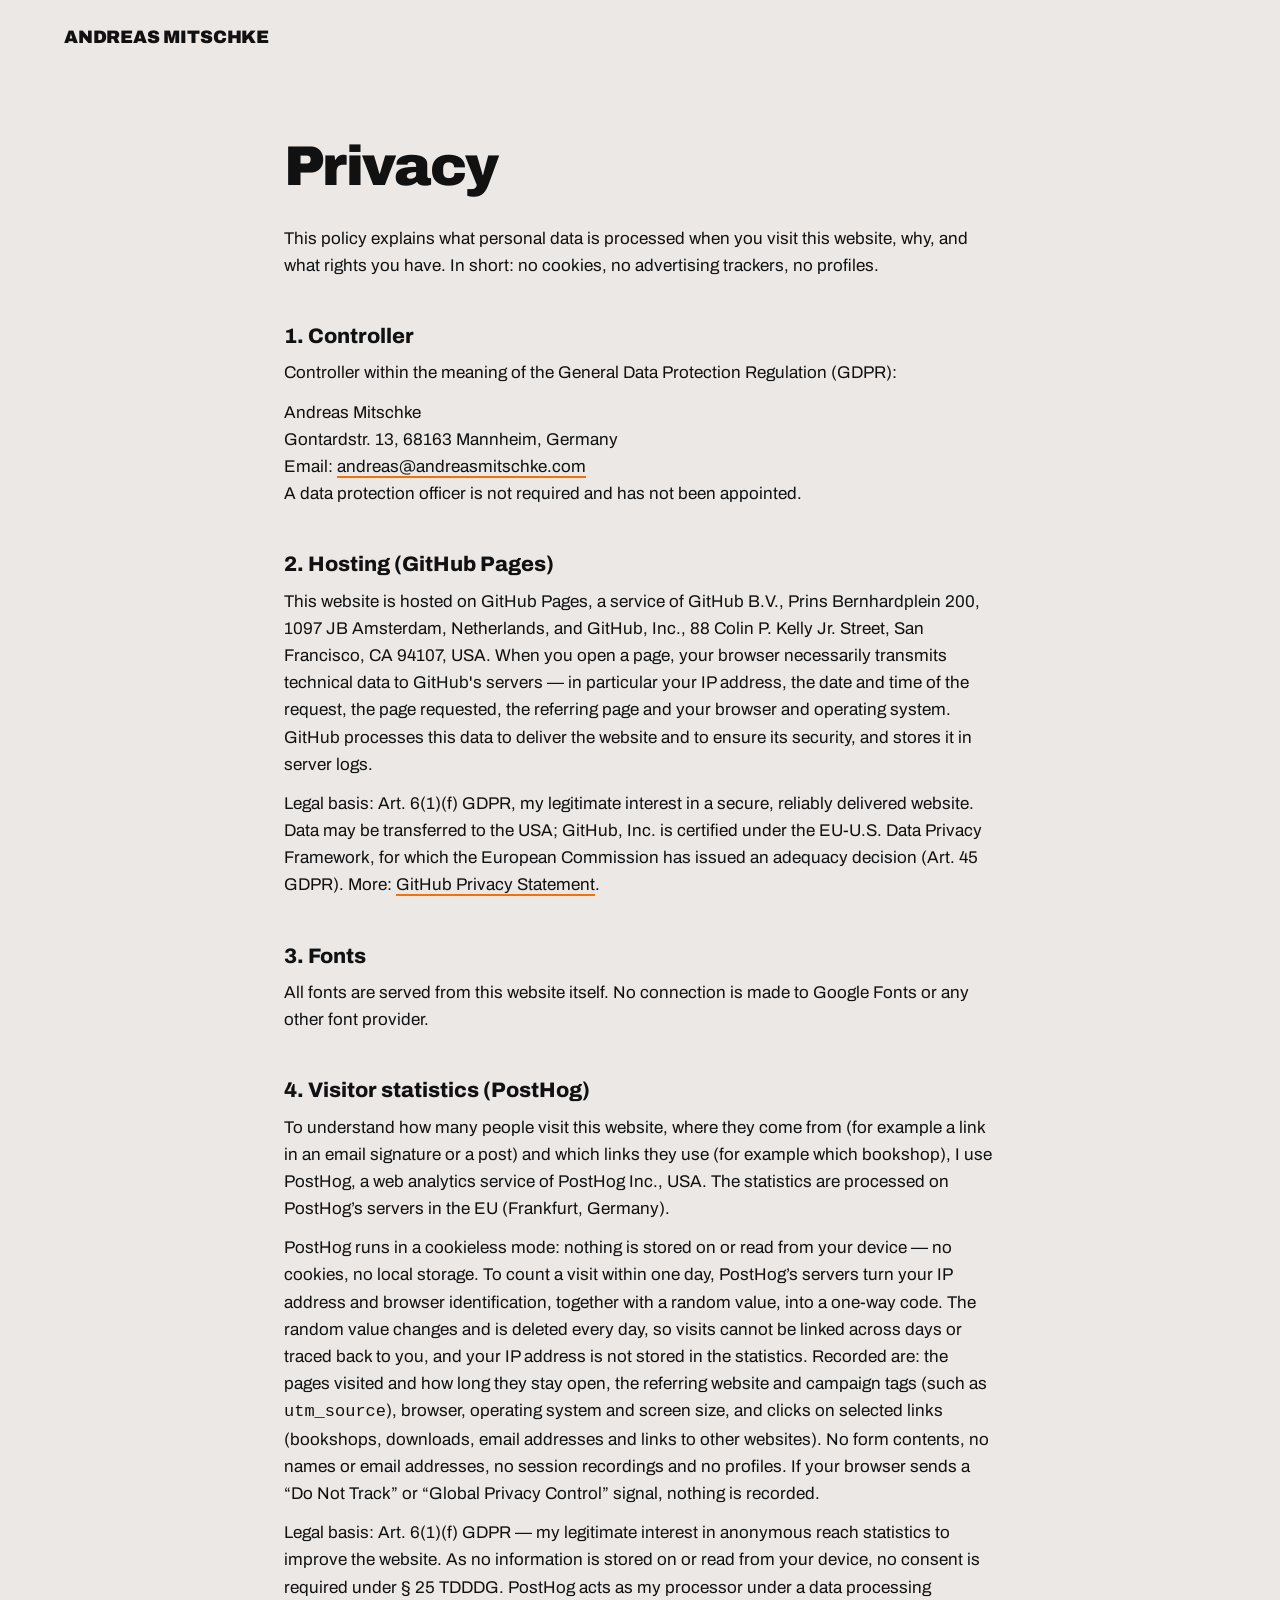
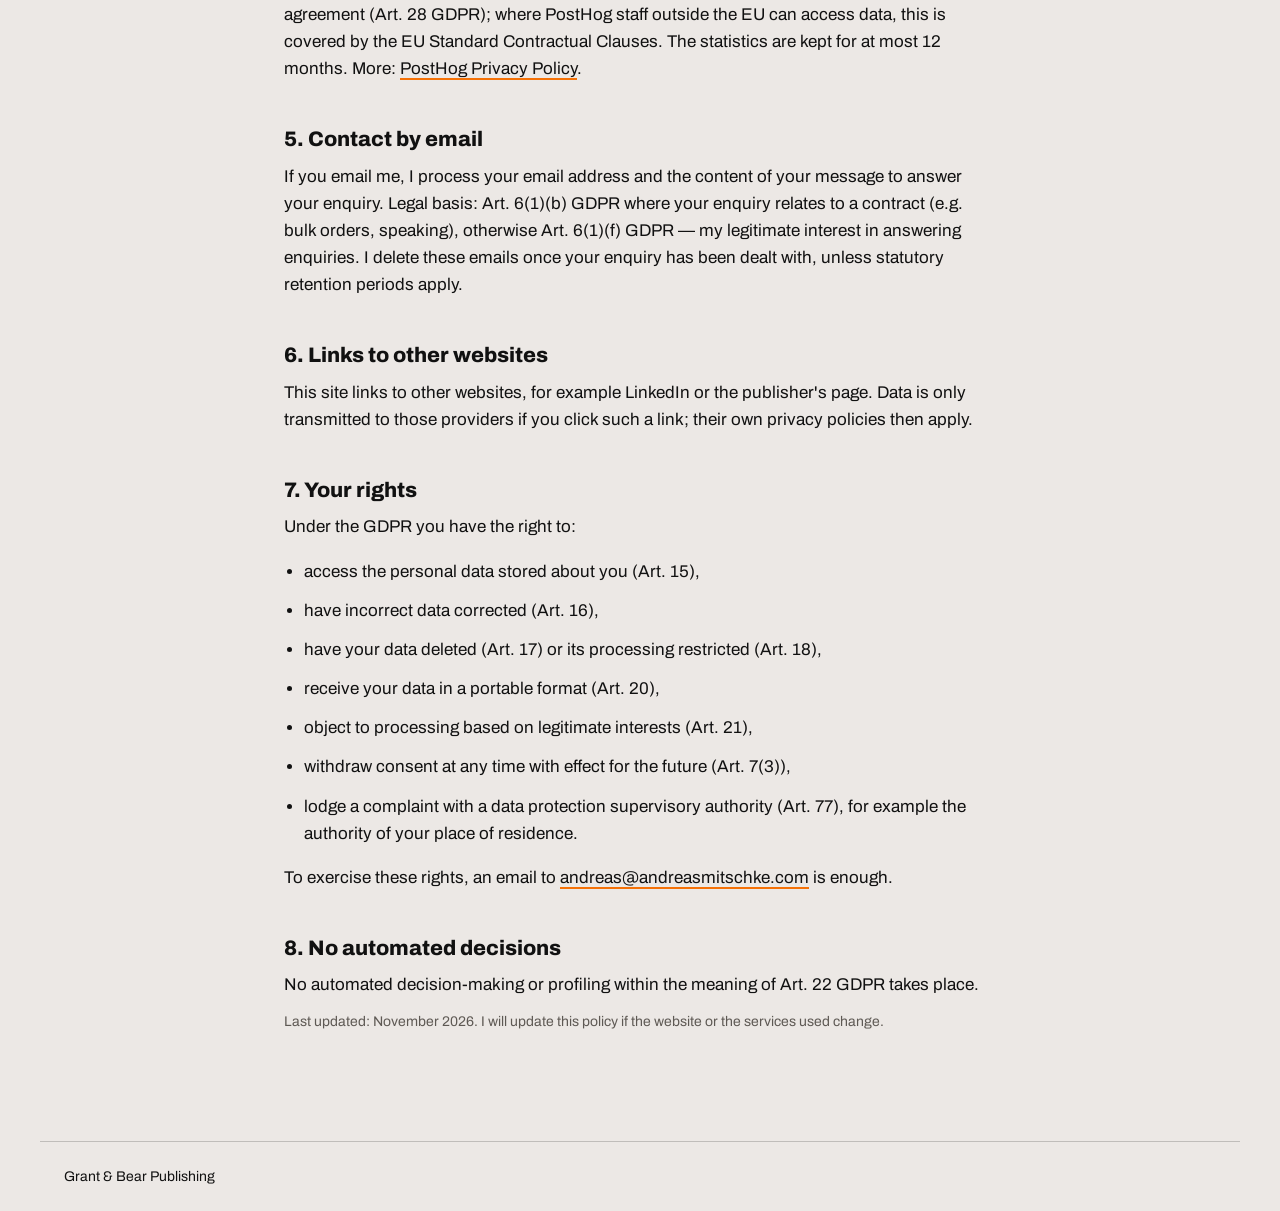
<file: privacy.html>
<!doctype html>
<!--
                     .-'''''''''''''-.
                 .-'                   '-.
               .'                         '.
              /       .-.          .-.      \
             /       ( o )        ( o )      \
            |         '-'          '-'        |
            |                                 |
            |     \                     /     |
             \     '.                 .'     /
              \      '-._         _.-'      /
               '.        '''''''''        .'
                 '-.                   .-'
                    '-.._____________..-'

          Thanks for the interest in the code.
          The animations are great, right?

-->
<html lang="en-GB">
<head>
<meta charset="utf-8">
<meta name="viewport" content="width=device-width, initial-scale=1">
<title>Privacy · Andreas Mitschke</title>

<meta name="robots" content="index,follow">
<meta name="description" content="How andreasmitschke.com handles personal data: no cookies, no advertising trackers, only anonymous, cookieless visitor statistics.">
<link rel="canonical" href="https://andreasmitschke.com/privacy.html">
<meta name="theme-color" content="#ECE8E5">
<link rel="icon" href="assets/favicon.svg" type="image/svg+xml">
<style>@font-face{font-family:'Archivo';font-style:normal;font-weight:100 900;font-stretch:62% 125%;font-display:swap;src:url(assets/fonts/archivo-latin-wdth-normal.woff2) format('woff2');unicode-range:U+0000-00FF,U+0131,U+0152-0153,U+02BB-02BC,U+02C6,U+02DA,U+02DC,U+0304,U+0308,U+0329,U+2000-206F,U+20AC,U+2122,U+2191,U+2193,U+2212,U+2215,U+FEFF,U+FFFD}
@font-face{font-family:'Archivo';font-style:normal;font-weight:100 900;font-stretch:62% 125%;font-display:swap;src:url(assets/fonts/archivo-latin-ext-wdth-normal.woff2) format('woff2');unicode-range:U+0100-02BA,U+02BD-02C5,U+02C7-02CC,U+02CE-02D7,U+02DD-02FF,U+0304,U+0308,U+0329,U+1D00-1DBF,U+1E00-1E9F,U+1EF2-1EFF,U+2020,U+20A0-20AB,U+20AD-20C0,U+2113,U+2C60-2C7F,U+A720-A7FF}
@font-face{font-family:'Bodoni Moda';font-style:normal;font-weight:400 900;font-display:swap;src:url(assets/fonts/bodoni-moda-latin-opsz-normal.woff2) format('woff2');unicode-range:U+0000-00FF,U+0131,U+0152-0153,U+02BB-02BC,U+02C6,U+02DA,U+02DC,U+0304,U+0308,U+0329,U+2000-206F,U+20AC,U+2122,U+2191,U+2193,U+2212,U+2215,U+FEFF,U+FFFD}
@font-face{font-family:'Bodoni Moda';font-style:normal;font-weight:400 900;font-display:swap;src:url(assets/fonts/bodoni-moda-latin-ext-opsz-normal.woff2) format('woff2');unicode-range:U+0100-02BA,U+02BD-02C5,U+02C7-02CC,U+02CE-02D7,U+02DD-02FF,U+0304,U+0308,U+0329,U+1D00-1DBF,U+1E00-1E9F,U+1EF2-1EFF,U+2020,U+20A0-20AB,U+20AD-20C0,U+2113,U+2C60-2C7F,U+A720-A7FF}
@font-face{font-family:'Bodoni Moda';font-style:italic;font-weight:400 900;font-display:swap;src:url(assets/fonts/bodoni-moda-latin-opsz-italic.woff2) format('woff2');unicode-range:U+0000-00FF,U+0131,U+0152-0153,U+02BB-02BC,U+02C6,U+02DA,U+02DC,U+0304,U+0308,U+0329,U+2000-206F,U+20AC,U+2122,U+2191,U+2193,U+2212,U+2215,U+FEFF,U+FFFD}
@font-face{font-family:'Bodoni Moda';font-style:italic;font-weight:400 900;font-display:swap;src:url(assets/fonts/bodoni-moda-latin-ext-opsz-italic.woff2) format('woff2');unicode-range:U+0100-02BA,U+02BD-02C5,U+02C7-02CC,U+02CE-02D7,U+02DD-02FF,U+0304,U+0308,U+0329,U+1D00-1DBF,U+1E00-1E9F,U+1EF2-1EFF,U+2020,U+20A0-20AB,U+20AD-20C0,U+2113,U+2C60-2C7F,U+A720-A7FF}
</style>
<style>
*{font-optical-sizing:none;font-variation-settings:"opsz" 11}/* Page transitions (Chrome/Edge 126+, Safari 18.2+; other browsers simply load the page) */
@view-transition { navigation: auto; }
::view-transition-old(root) { animation: kb-vt-out .42s cubic-bezier(.4,0,.2,1) both; }
::view-transition-new(root) { animation: kb-vt-in .62s cubic-bezier(.22,1,.36,1) .08s both; }
::view-transition-group(kb-brand) { animation-duration: .5s; animation-timing-function: cubic-bezier(.22,1,.36,1); }
::view-transition-new(kb-sweep) { animation: kb-vt-sweep .7s cubic-bezier(.65,0,.35,1) both; }
::view-transition-old(kb-sweep) { display: none; }
@keyframes kb-vt-out { to { opacity: 0; transform: translateY(-14px) scale(.992); filter: blur(2px); } }
@keyframes kb-vt-in { from { opacity: 0; transform: translateY(22px); } }
@keyframes kb-vt-sweep { 0% { transform: scaleX(0); transform-origin: 0 50%; } 55% { transform: scaleX(1); transform-origin: 0 50%; } 56% { transform-origin: 100% 50%; } 100% { transform: scaleX(0); transform-origin: 100% 50%; } }
.kb-sweep { display: none; position: fixed; left: 0; right: 0; top: 0; height: 3px; background: #F57106; pointer-events: none; z-index: 1000; view-transition-name: kb-sweep; }
:active-view-transition .kb-sweep { display: block; }
@media (prefers-reduced-motion: reduce) {
  ::view-transition-group(*), ::view-transition-old(*), ::view-transition-new(*) { animation: none !important; }
}

.brand{view-transition-name:kb-brand}

:root{--paper:#ECE8E5;--ink:#111111;--muted:#5E5954;--orange:#F57106}
*{box-sizing:border-box}
html{background:var(--paper);-webkit-text-size-adjust:100%;text-size-adjust:100%}
body{margin:0;background:var(--paper);color:var(--ink);font:400 17px/1.6 'Archivo',sans-serif;-webkit-font-smoothing:antialiased}
a{color:var(--ink);text-decoration-color:var(--orange);text-decoration-thickness:2px;text-underline-offset:4px}
a:hover{text-decoration-thickness:3px}
.top{display:flex;justify-content:space-between;align-items:center;max-width:1200px;margin:0 auto;padding:28px 24px}
.brand{display:inline-flex;align-items:baseline;gap:8px;color:var(--ink);text-decoration:none;font:900 18px/1 Archivo,sans-serif;letter-spacing:-.01em}
.brand i{font:italic 400 18px/1 'Bodoni Moda',serif}
.wrap{max-width:760px;margin:0 auto;padding:24px 24px 96px}
.legal h1{font:900 clamp(40px,7vw,56px)/1.05 Archivo,sans-serif;letter-spacing:-.03em;margin:40px 0 28px}
.legal h2{font:800 21px/1.25 Archivo,sans-serif;margin:44px 0 10px}
.legal h3{font:700 17px/1.3 Archivo,sans-serif;margin:26px 0 6px}
.legal p,.legal li{margin:0 0 12px}
.legal ul{padding-left:20px}
.legal address{font-style:normal}
.ph{background:rgba(245,113,6,.16);padding:0 4px;border-radius:2px}
.meta{color:var(--muted);font-size:14px;margin-top:48px}
.foot{max-width:1200px;margin:0 auto;padding:24px;border-top:1px solid rgba(17,17,17,.2);display:flex;justify-content:space-between;flex-wrap:wrap;gap:12px;font-size:14px;color:#3F3B37}
.foot nav{display:flex;gap:24px;flex-wrap:wrap}
.foot a{text-decoration:none}
.foot a:hover{text-decoration:underline}
</style>

<script>
/* hello, developer */
(function(){try{console.log("%c"+"                     .-'''''''''''''-.\n                 .-'                   '-.\n               .'                         '.\n              /       .-.          .-.      \\\n             /       ( o )        ( o )      \\\n            |         '-'          '-'        |\n            |                                 |\n            |     \\                     /     |\n             \\     '.                 .'     /\n              \\      '-._         _.-'      /\n               '.        '''''''''        .'\n                 '-.                   .-'\n                    '-.._____________..-'\n\n          Thanks for the interest in the code.\n          The animations are great, right?","font:600 13px/1.45 ui-monospace,SFMono-Regular,Menlo,Consolas,monospace;color:#F57106");}catch(e){}})();
</script>
<script src="assets/analytics.js" defer></script>
</head>
<body>
<div class="kb-sweep" aria-hidden="true"></div>
<header class="top"><a class="brand" href="./">ANDREAS MITSCHKE</a></header>
<main class="wrap legal">
<h1>Privacy</h1>
<p>This policy explains what personal data is processed when you visit this website, why, and what rights you have. In short: no cookies, no advertising trackers, no profiles.</p>

<h2>1. Controller</h2>
<p>Controller within the meaning of the General Data Protection Regulation (GDPR):</p>
<address>Andreas Mitschke<br>Gontardstr. 13, 68163 Mannheim, Germany<br>
Email: <a href="mailto:andreas@andreasmitschke.com">andreas@andreasmitschke.com</a></address>
<p>A data protection officer is not required and has not been appointed.</p>

<h2>2. Hosting (GitHub Pages)</h2>
<p>This website is hosted on GitHub Pages, a service of GitHub B.V., Prins Bernhardplein 200, 1097 JB Amsterdam, Netherlands, and GitHub, Inc., 88 Colin P. Kelly Jr. Street, San Francisco, CA 94107, USA. When you open a page, your browser necessarily transmits technical data to GitHub's servers — in particular your IP address, the date and time of the request, the page requested, the referring page and your browser and operating system. GitHub processes this data to deliver the website and to ensure its security, and stores it in server logs.</p>
<p>Legal basis: Art. 6(1)(f) GDPR, my legitimate interest in a secure, reliably delivered website. Data may be transferred to the USA; GitHub, Inc. is certified under the EU-U.S. Data Privacy Framework, for which the European Commission has issued an adequacy decision (Art. 45 GDPR). More: <a href="https://docs.github.com/en/site-policy/privacy-policies/github-general-privacy-statement" rel="noopener">GitHub Privacy Statement</a>.</p>

<h2>3. Fonts</h2>
<p>All fonts are served from this website itself. No connection is made to Google Fonts or any other font provider.</p>

<h2>4. Visitor statistics (PostHog)</h2>
<p>To understand how many people visit this website, where they come from (for example a link in an email signature or a post) and which links they use (for example which bookshop), I use PostHog, a web analytics service of PostHog Inc., USA. The statistics are processed on PostHog’s servers in the EU (Frankfurt, Germany).</p>
<p>PostHog runs in a cookieless mode: nothing is stored on or read from your device — no cookies, no local storage. To count a visit within one day, PostHog’s servers turn your IP address and browser identification, together with a random value, into a one-way code. The random value changes and is deleted every day, so visits cannot be linked across days or traced back to you, and your IP address is not stored in the statistics. Recorded are: the pages visited and how long they stay open, the referring website and campaign tags (such as <code>utm_source</code>), browser, operating system and screen size, and clicks on selected links (bookshops, downloads, email addresses and links to other websites). No form contents, no names or email addresses, no session recordings and no profiles. If your browser sends a “Do Not Track” or “Global Privacy Control” signal, nothing is recorded.</p>
<p>Legal basis: Art. 6(1)(f) GDPR — my legitimate interest in anonymous reach statistics to improve the website. As no information is stored on or read from your device, no consent is required under § 25 TDDDG. PostHog acts as my processor under a data processing agreement (Art. 28 GDPR); where PostHog staff outside the EU can access data, this is covered by the EU Standard Contractual Clauses. The statistics are kept for at most 12 months. More: <a href="https://posthog.com/privacy" rel="noopener">PostHog Privacy Policy</a>.</p>
<h2>5. Contact by email</h2>
<p>If you email me, I process your email address and the content of your message to answer your enquiry. Legal basis: Art. 6(1)(b) GDPR where your enquiry relates to a contract (e.g. bulk orders, speaking), otherwise Art. 6(1)(f) GDPR — my legitimate interest in answering enquiries. I delete these emails once your enquiry has been dealt with, unless statutory retention periods apply.</p>

<h2>6. Links to other websites</h2>
<p>This site links to other websites, for example LinkedIn or the publisher's page. Data is only transmitted to those providers if you click such a link; their own privacy policies then apply.</p>

<h2>7. Your rights</h2>
<p>Under the GDPR you have the right to:</p>
<ul>
<li>access the personal data stored about you (Art. 15),</li>
<li>have incorrect data corrected (Art. 16),</li>
<li>have your data deleted (Art. 17) or its processing restricted (Art. 18),</li>
<li>receive your data in a portable format (Art. 20),</li>
<li>object to processing based on legitimate interests (Art. 21),</li>
<li>withdraw consent at any time with effect for the future (Art. 7(3)),</li>
<li>lodge a complaint with a data protection supervisory authority (Art. 77), for example the authority of your place of residence.</li>
</ul>
<p>To exercise these rights, an email to <a href="mailto:andreas@andreasmitschke.com">andreas@andreasmitschke.com</a> is enough.</p>

<h2>8. No automated decisions</h2>
<p>No automated decision-making or profiling within the meaning of Art. 22 GDPR takes place.</p>

<p class="meta">Last updated: November 2026. I will update this policy if the website or the services used change.</p>
</main>
<footer class="foot"><nav><a href="grant-and-bear-publishing/">Grant &amp; Bear Publishing</a></nav></footer>
</body>
</html>
</file>
<file: assets/site.css>
/* ==========================================================================
   Andreas Mitschke · site styles
   1  Theme tokens        5  Hero + portrait      9  Talks
   2  Fonts               6  Journey              10 Contact + footer
   3  Base + motion       7  Principles           11 Hero exit (scroll)
   4  Header + menu       8  Off my desk + book   12 Components · 13 Responsive
   ========================================================================== */

/* ---- 1 Theme tokens ----
   Switch the theme with data-accent on <html> in index.html:
   data-accent="blue"   -> blue on cool paper
   data-accent="orange" -> orange on warm paper (also the default) */
:root{
  --accent:#F2600C; --accent-rgb:242,96,12; --accent-text:#B33D00; --book-orange:#F2600C;
  --paper:#EEEBE5; --paper-rgb:238,235,229; --paper-2:#F7F5F1; --rule:#CFC9C1;
  --muted:#5E5954; --body:#3E3B38; --n-4a:#4A4744; --n-b9:#B9B3AB; --n-d9:#D9D3CB; --n-d6:#D6D1CA; --n-3a:#3A3733;
  --ink:#121212;
  --gutter:clamp(16px, 4vw, 48px);
  --ease-out:cubic-bezier(.22,1,.36,1);
  --ease-io:cubic-bezier(.65,0,.35,1);
}
:root[data-accent="blue"]{
  --accent:#4786EB; --accent-rgb:71,134,235; --accent-text:#1360DD;
  --paper:#E6E8ED; --paper-rgb:230,232,237; --paper-2:#F2F3F6; --rule:#C3C6CD;
  --muted:#56585C; --body:#393A3D; --n-4a:#454649; --n-b9:#ADB0B7; --n-d9:#CDD0D7; --n-d6:#CCCFD4; --n-3a:#343639;
}

/* ---- 2 Fonts (self-hosted) ---- */
@font-face{font-family:'Archivo';font-style:normal;font-weight:100 900;font-stretch:62% 125%;font-display:swap;src:url(fonts/archivo-latin-ext-wdth-normal.woff2) format('woff2');unicode-range:U+0100-02BA,U+02BD-02C5,U+02C7-02CC,U+02CE-02D7,U+02DD-02FF,U+0304,U+0308,U+0329,U+1D00-1DBF,U+1E00-1E9F,U+1EF2-1EFF,U+2020,U+20A0-20AB,U+20AD-20C0,U+2113,U+2C60-2C7F,U+A720-A7FF}
@font-face{font-family:'Bodoni Moda';font-style:normal;font-weight:400 900;font-display:swap;src:url(fonts/bodoni-moda-latin-ext-opsz-normal.woff2) format('woff2');unicode-range:U+0100-02BA,U+02BD-02C5,U+02C7-02CC,U+02CE-02D7,U+02DD-02FF,U+0304,U+0308,U+0329,U+1D00-1DBF,U+1E00-1E9F,U+1EF2-1EFF,U+2020,U+20A0-20AB,U+20AD-20C0,U+2113,U+2C60-2C7F,U+A720-A7FF}
@font-face{font-family:'Bodoni Moda';font-style:italic;font-weight:400 900;font-display:swap;src:url(fonts/bodoni-moda-latin-ext-opsz-italic.woff2) format('woff2');unicode-range:U+0100-02BA,U+02BD-02C5,U+02C7-02CC,U+02CE-02D7,U+02DD-02FF,U+0304,U+0308,U+0329,U+1D00-1DBF,U+1E00-1E9F,U+1EF2-1EFF,U+2020,U+20A0-20AB,U+20AD-20C0,U+2113,U+2C60-2C7F,U+A720-A7FF}
@font-face{font-family:'IBM Plex Mono';font-style:normal;font-weight:400;font-display:swap;src:url(fonts/ibm-plex-mono-latin-ext-400-normal.woff2) format('woff2');unicode-range:U+0100-02BA,U+02BD-02C5,U+02C7-02CC,U+02CE-02D7,U+02DD-02FF,U+0304,U+0308,U+0329,U+1D00-1DBF,U+1E00-1E9F,U+1EF2-1EFF,U+2020,U+20A0-20AB,U+20AD-20C0,U+2113,U+2C60-2C7F,U+A720-A7FF}
@font-face{font-family:'IBM Plex Mono';font-style:normal;font-weight:500;font-display:swap;src:url(fonts/ibm-plex-mono-latin-ext-500-normal.woff2) format('woff2');unicode-range:U+0100-02BA,U+02BD-02C5,U+02C7-02CC,U+02CE-02D7,U+02DD-02FF,U+0304,U+0308,U+0329,U+1D00-1DBF,U+1E00-1E9F,U+1EF2-1EFF,U+2020,U+20A0-20AB,U+20AD-20C0,U+2113,U+2C60-2C7F,U+A720-A7FF}
@font-face{font-family:'IBM Plex Mono';font-style:normal;font-weight:600;font-display:swap;src:url(fonts/ibm-plex-mono-latin-ext-600-normal.woff2) format('woff2');unicode-range:U+0100-02BA,U+02BD-02C5,U+02C7-02CC,U+02CE-02D7,U+02DD-02FF,U+0304,U+0308,U+0329,U+1D00-1DBF,U+1E00-1E9F,U+1EF2-1EFF,U+2020,U+20A0-20AB,U+20AD-20C0,U+2113,U+2C60-2C7F,U+A720-A7FF}
@font-face{font-family:'Archivo';font-style:normal;font-weight:100 900;font-stretch:62% 125%;font-display:swap;src:url(fonts/archivo-latin-wdth-normal.woff2) format('woff2');unicode-range:U+0000-00FF,U+0131,U+0152-0153,U+02BB-02BC,U+02C6,U+02DA,U+02DC,U+0304,U+0308,U+0329,U+2000-206F,U+20AC,U+2122,U+2191,U+2193,U+2212,U+2215,U+FEFF,U+FFFD}
@font-face{font-family:'Bodoni Moda';font-style:normal;font-weight:400 900;font-display:swap;src:url(fonts/bodoni-moda-latin-opsz-normal.woff2) format('woff2');unicode-range:U+0000-00FF,U+0131,U+0152-0153,U+02BB-02BC,U+02C6,U+02DA,U+02DC,U+0304,U+0308,U+0329,U+2000-206F,U+20AC,U+2122,U+2191,U+2193,U+2212,U+2215,U+FEFF,U+FFFD}
@font-face{font-family:'Bodoni Moda';font-style:italic;font-weight:400 900;font-display:swap;src:url(fonts/bodoni-moda-latin-opsz-italic.woff2) format('woff2');unicode-range:U+0000-00FF,U+0131,U+0152-0153,U+02BB-02BC,U+02C6,U+02DA,U+02DC,U+0304,U+0308,U+0329,U+2000-206F,U+20AC,U+2122,U+2191,U+2193,U+2212,U+2215,U+FEFF,U+FFFD}
@font-face{font-family:'IBM Plex Mono';font-style:normal;font-weight:400;font-display:swap;src:url(fonts/ibm-plex-mono-latin-400-normal.woff2) format('woff2');unicode-range:U+0000-00FF,U+0131,U+0152-0153,U+02BB-02BC,U+02C6,U+02DA,U+02DC,U+0304,U+0308,U+0329,U+2000-206F,U+20AC,U+2122,U+2191,U+2193,U+2212,U+2215,U+FEFF,U+FFFD}
@font-face{font-family:'IBM Plex Mono';font-style:normal;font-weight:500;font-display:swap;src:url(fonts/ibm-plex-mono-latin-500-normal.woff2) format('woff2');unicode-range:U+0000-00FF,U+0131,U+0152-0153,U+02BB-02BC,U+02C6,U+02DA,U+02DC,U+0304,U+0308,U+0329,U+2000-206F,U+20AC,U+2122,U+2191,U+2193,U+2212,U+2215,U+FEFF,U+FFFD}
@font-face{font-family:'IBM Plex Mono';font-style:normal;font-weight:600;font-display:swap;src:url(fonts/ibm-plex-mono-latin-600-normal.woff2) format('woff2');unicode-range:U+0000-00FF,U+0131,U+0152-0153,U+02BB-02BC,U+02C6,U+02DA,U+02DC,U+0304,U+0308,U+0329,U+2000-206F,U+20AC,U+2122,U+2191,U+2193,U+2212,U+2215,U+FEFF,U+FFFD}

/* ---- 3 Base + motion ---- */
html,body{overflow-x:clip}
body{margin:0;background:var(--paper);color:var(--ink);font-family:'Archivo','Helvetica Neue',Arial,sans-serif;-webkit-font-smoothing:antialiased}
a{color:var(--ink);text-decoration-color:var(--accent);text-decoration-thickness:2px;text-underline-offset:5px}
a:hover{color:#000000;text-decoration-thickness:4px}
.page{display:flex;flex-direction:column;background:var(--paper)}
.svg-defs{position:absolute}
.serif-it{font-family:'Bodoni Moda','Didot',Georgia,serif;font-style:italic;font-weight:400;text-transform:none}
.spin{animation:gspin 1.4s steps(12) infinite}
@keyframes gspin{to{transform:rotate(360deg)}}
@keyframes rise{from{opacity:0;transform:translateY(28px);filter:blur(6px)}to{opacity:1;transform:none;filter:none}}  /* scroll reveals sharpen out of a blur, like the headlines */
.rise{animation:rise .8s cubic-bezier(.2,.8,.2,1) both}
.d1{animation-delay:.05s}.d2{animation-delay:.18s}.d3{animation-delay:.32s}.d4{animation-delay:.5s}
@supports (animation-timeline: view()){
  .reveal{animation:rise linear both;animation-timeline:view();animation-range:entry 0% entry 70%}
}
/* the brush strike used in the headline (hdel) and the principles (bdel) */
.hdel{text-decoration:none;position:relative;white-space:nowrap;display:inline-block}
.bdel{text-decoration:none;position:relative;white-space:nowrap}
.brush{position:absolute;left:-3%;width:106%;top:30%;height:.3em;overflow:visible;pointer-events:none;clip-path:inset(0 100% 0 0);transition:clip-path .3s cubic-bezier(.7,0,.2,1)}
.hdel.on .brush{clip-path:inset(-20% 0 -20% 0);transition:clip-path .7s cubic-bezier(.7,0,.2,1)}
.bdel .brush{clip-path:inset(-20% 100% -20% 0);transition:clip-path .9s cubic-bezier(.7,0,.2,1) .2s}
.bdel.on .brush{clip-path:inset(-20% 0 -20% 0)}
/* symbols while the headline builds */
.gl{color:var(--accent);font-family:'Bodoni Moda',Georgia,serif;font-style:italic;font-weight:400;text-transform:none;opacity:.9;line-height:0;vertical-align:baseline}

/* ---- 4 Header + menu ---- */
.site-head{border-bottom:2px solid var(--ink)}
.site-nav{max-width:1280px;width:100%;box-sizing:border-box;margin:0 auto;padding:20px var(--gutter);display:flex;flex-wrap:wrap;align-items:center;justify-content:space-between;gap:16px}
.brand{text-decoration:none;font-weight:900;font-stretch:72%;font-size:26px;text-transform:uppercase}
.nav-links{display:flex;flex-wrap:wrap;gap:28px;font-family:'IBM Plex Mono',monospace;font-size:13px;text-transform:uppercase;letter-spacing:.06em}
.nl{position:relative;display:inline-block;text-decoration:none;padding-bottom:6px}
.nl-cta{position:relative;display:inline-block;text-decoration:none;padding-bottom:6px;font-weight:600}
.nl1,.nl2{position:absolute;left:0;right:0;bottom:0;height:2px;border-radius:2px;transform:scaleX(0);transform-origin:right center;pointer-events:none}
.nl1{background:var(--ink);transition:transform .5s var(--ease-io) .14s}
.nl2{background:var(--accent);transition:transform .5s var(--ease-io) 0s}
.nl:hover .nl1,.nl:focus-visible .nl1{transform:scaleX(1);transform-origin:left center;transition-delay:0s}
.nl:hover .nl2,.nl:focus-visible .nl2{transform:scaleX(1);transform-origin:left center;transition-delay:.18s}
.menu-btn{display:none}
.mnav{display:none}

/* ---- 5 Hero + portrait ---- */
.hero{max-width:1280px;width:100%;box-sizing:border-box;margin:0 auto;position:relative;isolation:isolate;padding:10px var(--gutter) 40px;display:flex;flex-direction:column;gap:40px}
/* the headline scales with the window's width and, on wide but short screens (laptops), with its height too, so all
   four lines fit on landing: it ends at about 85% of the window height (78px = the bar plus the hero's top padding) */
.hl{position:relative;z-index:1;font-size:clamp(56px, 15vw, 232px);font-size:clamp(56px, min(15vw, calc(24.7svh - 23px)), 232px)}
/* desktop and tablet: the headline is sized so PROVING. is exactly as wide as the intro text below it (500px wide: about 129px).
   This is the close estimate for the first paint; initHeadFit (site.js) then measures and sets it exactly. */
@media (min-width:761px){.hl{font-size:clamp(56px, min(129px, calc((min(100vw, 1280px) - 2 * var(--gutter) - 520px) / 3.876)), 129px)}}
.hl-h1{margin:0;font-size:1em;font-weight:900;font-stretch:68%;text-transform:uppercase;line-height:.86}
.hl-line{display:block}
.hl-line-word{display:block;white-space:nowrap}
/* fixed line boxes: the building symbols can never change the headline height, so the text below stays still */
.hl-line,.hl-line-word{height:.86em}
.hero-copy{position:relative;z-index:1;max-width:660px;display:flex;flex-direction:column;gap:24px}
.hero-lead{margin:0;max-width:500px;font-size:16px;line-height:1.55;text-wrap:pretty}
.btn-row{display:flex}
/* the large buttons (hero, book, talks), a step smaller to sit with the 18px text around them */
#top .btn-row .pbtn,#releases .btn-group .pbtn,#talks .btn-group .pbtn{min-height:48px;padding:0 22px;gap:12px;font-size:13px;letter-spacing:.07em}
/* background: flowing lines that bend under the cursor and around the portrait */
/* the line field reaches up under the header, so the waves run beneath the glass bar right from the top of the page */
/* the hero shares the river's tone: its bright paper, the lines in the river's blue, and a faint wash of its light */
.memo-paper{position:absolute;top:-120px;bottom:0;left:50%;width:100vw;transform:translateX(-50%);z-index:-1;pointer-events:none;overflow:hidden;background:var(--paper-2)}
.memo-paper::after{content:"";position:absolute;inset:0;pointer-events:none;
  background:radial-gradient(55% 50% at 22% 30%,rgba(61,127,232,.07),transparent 70%)}
.memo-canvas{position:absolute;inset:0;width:100%;height:100%;display:block;color:var(--accent);--wave:61,127,232;--wave-k:1.25}
/* portrait: the photo with its own background in a 4:5 card, its foot level with the button's foot.
   Its width on narrower screens is set by initPortraitFit (site.js). */
.hero-portrait{position:absolute;margin:0;z-index:0}
.hp-cutb{right:var(--gutter);bottom:40px;width:400px;aspect-ratio:4/5;border-radius:22px;overflow:hidden;background:#D3BBAF;
  /* three soft layers tinted with the page's blue-grey: contact, lift, ambient; plus a hairline edge */
  box-shadow:0 0 0 1px rgba(30,45,80,.06),0 2px 3px -1px rgba(30,45,80,.14),0 14px 28px -10px rgba(30,45,80,.22),0 34px 64px -18px rgba(30,45,80,.30)}
.hp-cutb img{position:absolute;inset:0;display:block;width:100%;height:100%;object-fit:cover;object-position:50% 30%}
/* a faint light rim along the top edge */
.hp-cutb::after{content:"";position:absolute;inset:0;border-radius:inherit;pointer-events:none;box-shadow:inset 0 1px 0 rgba(255,255,255,.35),inset 0 0 0 1px rgba(255,255,255,.08)}
/* the hero sits above the next section, so the card's shadow falls over the section line instead of stopping at it */
#top{z-index:2}
/* the portrait comes in out of a soft blur once the headline has risen: a CSS animation, so it is hidden from the first paint.
   When it starts below the screen (phones), initPortraitReveal swaps the animation for a reveal on scroll (.hp-rv, .hp-in). */
@keyframes hp-in{from{opacity:0;filter:blur(18px);transform:translateY(16px) scale(1.025)}to{opacity:1;filter:blur(0);transform:none}}
.hp-cutb{animation:hp-in 1.3s cubic-bezier(.2,.7,.2,1) .9s both}
.hp-cutb.hp-rv{animation:none;opacity:0;filter:blur(18px);transform:translateY(16px) scale(1.025);
  transition:opacity .9s ease,filter 1.2s cubic-bezier(.2,.7,.2,1),transform 1.3s cubic-bezier(.2,.7,.2,1)}
.hp-cutb.hp-rv.hp-in{opacity:1;filter:blur(0);transform:none}
@media (prefers-reduced-motion:reduce){.hp-cutb.hp-rv{filter:none;transform:none;transition:opacity .3s ease}}
/* stacked below the text when side by side would not fit (class set by initPortraitFit) */
.hp-stack .hp-cutb{position:relative;right:auto;bottom:auto;order:10;width:min(100%,400px) !important;margin:16px 0 0}

/* ---- 6 Journey ---- */
.path{position:relative;background:var(--paper-2);border-top:2px solid var(--ink);--p:0}
.path-inner{max-width:1280px;width:100%;box-sizing:border-box;margin:0 auto;padding:96px var(--gutter) 56px;display:flex;flex-direction:column;gap:24px}
.section-head{display:flex;flex-wrap:wrap;align-items:baseline;justify-content:space-between;gap:16px;padding-bottom:16px}
.h2-display{margin:0;font-weight:900;font-stretch:68%;text-transform:uppercase;font-size:clamp(48px, 7vw, 96px);line-height:.9}
.section-kicker{font-family:'IBM Plex Mono',monospace;font-size:13px;letter-spacing:.05em;text-transform:uppercase;color:var(--muted)}
.kicker-accent{font-family:'IBM Plex Mono',monospace;font-size:13px;letter-spacing:.05em;text-transform:uppercase;color:var(--accent-text)}
/* progress rail on the left */
.rail{position:absolute;top:96px;bottom:96px;left:max(4px, calc(50% - 694px));width:48px}
.rail-sticky{position:sticky;top:280px;display:flex;flex-direction:column;align-items:center;gap:14px}
.railline{display:block;width:2px;height:220px;background:var(--n-d9);position:relative;overflow:hidden}
.railbar{position:absolute;inset:0;background:var(--ink);transform-origin:top;transform:scaleY(var(--p))}
/* the journey keeps the group you are reading in focus: the others fade and go soft (--go from site.js, 1 = in focus) */
.pgrp{opacity:var(--go,1);filter:blur(calc((1 - var(--go,1)) * 5px));transition:opacity .25s linear,filter .25s linear}
.pgrp-box{display:flex;flex-wrap:wrap;gap:16px 56px;padding:40px 0;border-top:1px solid var(--rule)}
.pgrp-head{flex:0 1 280px;display:flex;flex-direction:column;gap:10px}
.pgrp-title{font-size:clamp(30px, 3vw, 40px);line-height:1.1;font-family:'Bodoni Moda','Didot',Georgia,serif;font-style:italic;font-weight:400}
.pgrp-rows{flex:1 1 520px;display:flex;flex-direction:column;gap:30px;min-width:0}
/* one row: the dot fills and the text nudges right as the row passes the reading line (vars set by railUpdate) */
.prow{display:grid;grid-template-columns:22px minmax(0, 1fr);gap:0 18px;transition:opacity .5s var(--ease-out)}
.prow > *{opacity:1}
.dot{width:14px;height:14px;border-radius:50%;border:3px solid var(--accent);box-sizing:border-box;margin-top:7px}
/* the journey dots fill in as you read past them and keep their small size (no swelling at the focus line) */
.prow .dot{background:rgba(var(--accent-rgb),var(--rf,0));transform:scale(.7);transition:background .18s linear !important}
.prow > div{transform:translateX(calc(7px * var(--rc,0)));transition:transform .18s linear !important}
.prow-body{display:flex;flex-direction:column;gap:8px}
.prow-headline{display:flex;flex-wrap:wrap;align-items:baseline;gap:6px 16px}
.prow-role{font-weight:900;font-stretch:80%;font-size:26px;text-transform:uppercase;line-height:1.05}
.prow-text{margin:0;font-size:17px;line-height:1.6;max-width:640px}
.prow-cta{display:flex;padding-top:6px}
/* side projects under the journey */
.path-side{max-width:1280px;width:100%;box-sizing:border-box;margin:0 auto;padding:24px var(--gutter) 96px;display:flex;flex-direction:column;gap:32px}
.pgrp-side{display:flex;flex-wrap:wrap;gap:16px 56px;padding-top:40px;border-top:2px solid var(--ink)}
.side-grid{flex:1 1 520px;display:grid;grid-template-columns:repeat(auto-fit, minmax(min(240px, 100%), 1fr));gap:32px;min-width:0}
.side{border-top:3px solid var(--ink);padding-top:18px;display:flex;flex-direction:column;gap:10px}
.side-title{font-weight:900;font-stretch:78%;font-size:20px;line-height:1.05;text-transform:uppercase}
.side-text{font-size:16px;line-height:1.55;color:var(--body)}
/* street photo that follows the cursor (initPhotoTrail) */
.photo-trail{position:fixed;left:0;top:0;z-index:30;pointer-events:none;opacity:0;will-change:transform,opacity;transform-origin:50% 50%}
img.photo-trail{object-fit:cover;box-shadow:0 18px 40px -18px rgba(18,18,18,.35)}

/* ---- 7 Principles (and the shared split layout) ---- */
.section-rule{border-top:2px solid var(--ink)}
.split-inner{max-width:1280px;width:100%;box-sizing:border-box;margin:0 auto;padding:96px var(--gutter);display:flex;flex-wrap:wrap;gap:32px 56px}
.split-aside{flex:0 1 340px;display:flex;flex-direction:column;gap:18px}
.aside-title{font-size:clamp(38px, 4vw, 56px);line-height:1.05;font-family:'Bodoni Moda','Didot',Georgia,serif;font-style:italic;font-weight:400}
.split-list{flex:1 1 560px;display:flex;flex-direction:column;border-bottom:1px solid var(--rule);min-width:0}
.thesis{display:block;padding:22px 0;border-top:1px solid var(--rule);align-items:baseline}
.thesis-body{display:flex;flex-direction:column;gap:12px}
.thesis-head{margin:0;font-weight:900;font-stretch:72%;text-transform:uppercase;font-size:clamp(30px, 3.4vw, 48px);line-height:1}
.thesis-text{margin:0;font-size:17px;line-height:1.55;color:var(--body);max-width:620px}

/* ---- 8 Off my desk + book ---- */
.releases{background:var(--paper-2);border-top:2px solid var(--ink)}
.releases-inner{max-width:1280px;width:100%;box-sizing:border-box;margin:0 auto;padding:104px var(--gutter);display:flex;flex-direction:column;gap:40px}
.releases-head{display:flex;flex-wrap:wrap;align-items:baseline;justify-content:space-between;gap:16px}
.book-row{display:flex;flex-wrap:wrap;gap:48px 72px;align-items:center}
.book-stage-wrap{flex:0 0 auto;width:340px;max-width:100%;height:600px;display:flex;justify-content:center;align-items:flex-start;padding-top:40px;box-sizing:border-box}
.kbstage-pos{position:relative}
.book-copy{flex:1 1 460px;display:flex;flex-direction:column;gap:22px}
.book-subhead{font: 22px / 1.3 'Bodoni Moda', 'Didot', Georgia, serif;font-weight: 500;}
.book-title{font-weight:900;text-transform:uppercase;font-size:clamp(44px, 5vw, 72px);line-height:.92;letter-spacing:-.015em}
.book-title-it{font-family:'Bodoni Moda','Didot',Georgia,serif;font-style:italic;font-weight:400;text-transform:none;letter-spacing:0}
.book-desc{margin:0;font-size:16px;line-height:1.55;max-width:600px}
.btn-group{display:flex;flex-wrap:wrap;gap:14px}
.rlist{display:flex;flex-direction:column}
.rrow{display:flex;flex-wrap:wrap;gap:10px 40px;padding:26px 0;border-top:1px solid var(--rule);align-items:baseline;transition:background .3s var(--ease-out),padding .3s var(--ease-out)}
.rrow:hover{background:rgba(255,255,255,.6);padding-left:14px;padding-right:14px}
.rrow-kind{flex:0 1 220px;font-family:'IBM Plex Mono',monospace;font-size:12px;letter-spacing:.05em;text-transform:uppercase;color:var(--muted)}
.rrow-main{flex:1 1 420px;display:flex;flex-direction:column;gap:6px;min-width:0}
.rrow-title{font-weight:800;font-size:24px;line-height:1.15}
.rrow-sub{font-size:16px;line-height:1.5;color:var(--body)}
.rrow-status{flex:0 0 auto;font-family:'Bodoni Moda','Didot',Georgia,serif;font-style:italic;font-weight:400;font-size:18px;color:var(--accent-text)}
.rrow-link{flex:0 0 auto;position:relative;display:inline-block;text-decoration:none;font-family:'IBM Plex Mono',monospace;font-size:14px;font-weight:600}
.rrow-last{display:flex;flex-wrap:wrap;gap:10px 40px;padding:26px 0;border-top:1px solid var(--rule);border-bottom:1px solid var(--rule);align-items:baseline}
/* the 3D book you can turn */
.kbstage{--w:300px;--h:480px;--t:41px;width:var(--w);height:var(--h);perspective:1400px;cursor:grab;touch-action:pan-y;-webkit-user-select:none;user-select:none}
.kbstage img{-webkit-user-drag:none;pointer-events:none}
.kbstage.dragging{cursor:grabbing}
.kbbook{--ry:26deg;--rx:4deg;--lift:0px;--sheen:30%;position:absolute;inset:0;transform-style:preserve-3d;transform:translateZ(var(--lift)) rotateX(var(--rx)) rotateY(var(--ry));will-change:transform}
.kbbook:focus{outline:none}
.kbbook:focus-visible .kbfront{outline:2px solid #111111;outline-offset:6px}
.kbface{position:absolute;backface-visibility:hidden}
.kbface>.kbshade{position:absolute;inset:0;pointer-events:none;background:rgb(24,14,6);opacity:var(--sh,0);border-radius:inherit}
.kbfront>.kbshade{--sh:var(--sh-front)}
.kbback>.kbshade{--sh:var(--sh-back)}
.kbfore>.kbshade{--sh:var(--sh-fore)}
.kbspine>.kbshade{--sh:var(--sh-spine)}
.kbtop>.kbshade{--sh:.06}
.kbbottom>.kbshade{--sh:.22}
.kbfront{inset:0;transform:translateZ(calc(var(--t)/2))}
.kbfront img{width:100%;height:100%;object-fit:cover;border-radius:1px 3px 3px 1px;display:block}
.kbfront::after{content:"";position:absolute;inset:0;border-radius:1px 3px 3px 1px;pointer-events:none;background:linear-gradient(105deg,rgba(255,255,255,0) calc(var(--sheen) - 18%),rgba(255,255,255,.28) var(--sheen),rgba(255,255,255,0) calc(var(--sheen) + 18%)),linear-gradient(90deg,rgba(0,0,0,.14) 0,rgba(0,0,0,0) 3.5%);mix-blend-mode:soft-light}
.kbback{inset:0;background:#F57106;overflow:hidden;transform:rotateY(180deg) translateZ(calc(var(--t)/2));border-radius:3px 1px 1px 3px;box-shadow:-18px 26px 54px -14px rgba(46,33,24,.30),-6px 10px 22px -8px rgba(46,33,24,.22),-40px 60px 90px -30px rgba(46,33,24,.18)}
.kbfore{top:2px;left:calc(50% - var(--t)/2);width:var(--t);height:calc(100% - 4px);transform:rotateY(90deg) translateZ(calc(var(--w)/2 - 1.5px));background:linear-gradient(90deg,rgba(70,48,26,.30) 0,rgba(70,48,26,.06) 14%,rgba(70,48,26,0) 30%,rgba(70,48,26,0) 70%,rgba(70,48,26,.08) 86%,rgba(70,48,26,.32) 100%),repeating-linear-gradient(90deg,rgba(255,255,255,.55) 0 1px,rgba(0,0,0,0) 1px 7px),repeating-linear-gradient(90deg,#f7f2e7 0 1px,#dcd2bd 1px 2px,#efe8d9 2px 3px),#ebe3d2;box-shadow:inset 1.5px 0 0 #e8e4de,inset -1.5px 0 0 #F57106}
.kbtop,.kbbottom{left:2px;width:calc(100% - 4px);height:var(--t);top:calc(50% - var(--t)/2);background:linear-gradient(0deg,rgba(70,48,26,.28) 0,rgba(70,48,26,0) 22%,rgba(70,48,26,0) 78%,rgba(70,48,26,.28) 100%),repeating-linear-gradient(0deg,#f7f2e7 0 1px,#dcd2bd 1px 2px,#efe8d9 2px 3px),#ebe3d2}
.kbtop{transform:rotateX(90deg) translateZ(calc(var(--h)/2 - 1.5px))}
.kbbottom{transform:rotateX(-90deg) translateZ(calc(var(--h)/2 - 1.5px))}
.kbspine{top:0;left:calc(50% - var(--t)/2);width:var(--t);height:100%;transform:rotateY(-90deg) translateZ(calc(var(--w)/2))}
.kbspine img,.kbback img{width:100%;height:100%;object-fit:cover;display:block}
.kbspine::after{content:"";position:absolute;inset:0;background:linear-gradient(90deg,rgba(0,0,0,.18),rgba(0,0,0,0) 40%,rgba(255,255,255,.08) 70%,rgba(0,0,0,.12))}
.kbshadow{position:absolute;left:8%;right:-4%;bottom:-36px;height:48px;border-radius:50%;background:radial-gradient(closest-side,rgba(46,33,24,.34),rgba(46,33,24,0));filter:blur(14px);transform:translateX(var(--sx,0px)) scale(var(--ss,1));opacity:var(--so,.85);pointer-events:none}
.kbhint{position:absolute;left:0;right:0;bottom:-72px;margin:0;text-align:center;font:italic 400 15px/1 'Bodoni Moda',serif;color:var(--muted);opacity:.85;transition:opacity .6s}
.kbstage.touched .kbhint{opacity:0}

/* ---- 9 Talks ---- */
.talks-inner{max-width:1280px;width:100%;box-sizing:border-box;margin:0 auto;padding:96px var(--gutter);display:flex;flex-wrap:wrap;gap:40px 56px}
.talks-label{display:block;padding-bottom:18px;line-height:17px}
/* side by side (wide screens): the left part starts level with the top of the topic cards, not with the label above them.
   35px = the label (17px) plus its 18px gap; the circle reaches .12em above the heading, so that is added too */
@media (min-width:1000px){#talks .split-aside{margin-top:calc(35px + .12 * clamp(38px, 4vw, 56px))}}
.talks-intro{margin:0;font-size:16px;line-height:1.6;color:var(--body)}
#talks .split-list{align-self:flex-start}
#talks .btn-group{margin-top:8px}
.trow{display:grid;grid-template-columns:minmax(0, 1fr) auto;gap:6px 32px;padding:24px 0;border-top:1px solid var(--rule);align-items:baseline}
.trow-main{display:contents}
.trow-title{font-weight:900;font-stretch:72%;text-transform:uppercase;font-size:clamp(26px, 2.8vw, 38px);line-height:1}
.trow-sub{grid-column:1 / -1;font-size:17px;line-height:1.5;color:var(--body)}
a.trow,a.trow:hover{color:inherit;text-decoration:none}
a.trow:focus-visible{outline:2px solid var(--accent);outline-offset:4px}
/* round portrait with the looping stage video */
/* the talks heading: the round portrait inline, left of "Also on stage.", level with its first line; one line, never wrapping */
.talks-head{display:flex;align-items:flex-start;gap:18px}
.talks-head .aside-title{white-space:nowrap}
#talks .split-aside{flex:0 0 auto;width:min-content;max-width:100%}
/* the circle is 1.25x the font size, centred on the middle of the capitals (between cap top and baseline) */
.talks-head .portrait-wrap{width:1.25em;height:1.25em;flex:none;font-size:clamp(38px, 4vw, 56px);margin-top:-.12em}
.portrait-wrap{position:relative;flex:0 0 auto;width:96px;height:96px}
.portrait{display:block;width:100%;height:100%;border-radius:50%;object-fit:cover;background:#D6C8BA;transition:transform .9s var(--ease-out)}
.portrait-vid{position:absolute;inset:0;width:100%;height:100%;border-radius:50%;object-fit:cover;opacity:0;pointer-events:none;transition:opacity 1.3s cubic-bezier(.45,0,.55,1),transform .9s var(--ease-out)}
.portrait-wrap.vid-on .portrait-vid{opacity:1}
.portrait-wrap:hover .portrait,.portrait-wrap:hover .portrait-vid{transform:scale(1.04) rotate(-2deg)}

/* ---- 10 Contact + footer ---- */
.contact{position:relative;overflow:hidden;background:var(--ink);color:var(--paper);flex-grow:1;box-sizing:border-box}
.contact a:hover{color:var(--paper)}
.contact-inner{position:relative;z-index:1;max-width:1280px;width:100%;box-sizing:border-box;margin:0 auto;padding:64px var(--gutter) 48px;display:flex;flex-direction:column;gap:44px}
/* the job lines sit near the top and the footer links near the bottom, so the title and Let's talk get room around them */
#contact .contact-spec{margin-bottom:40px}
#contact .footer-row{margin-top:52px}
.dotfield{position:absolute;inset:0;width:100%;height:100%;display:block;pointer-events:none;z-index:0;-webkit-mask-image:linear-gradient(180deg,transparent 0,#000 30%);mask-image:linear-gradient(180deg,transparent 0,#000 30%)}
.contact-spec{display:grid;grid-template-columns:max-content 1fr;gap:8px 24px;margin:0;font-family:'IBM Plex Mono',monospace;font-size:13px;line-height:1.5;letter-spacing:.05em;text-transform:uppercase;color:var(--n-d6);max-width:920px}
.contact-spec dt{color:var(--n-b9)}
.contact-spec dd{margin:0}
.contact-title{margin:0;font-weight:900;font-stretch:68%;text-transform:uppercase;font-size:clamp(44px, 6vw, 92px);line-height:.9;max-width:1100px}
/* the giant "Let's talk": accent fills the letters from the cursor */
.talkbig{position:relative;display:inline-grid;cursor:pointer;align-self:flex-start;text-decoration:none;color:var(--paper);font-weight:900;font-stretch:68%;text-transform:uppercase;font-size:clamp(64px, 11vw, 176px);line-height:.86;padding:8px 0 14px}
.talkbig > span{grid-area:1/1}
.tb-fill{pointer-events:none;color:transparent;background:radial-gradient(circle at var(--bx,50%) var(--by,50%),var(--accent) 0,var(--accent) var(--br,0px),rgba(var(--accent-rgb),0) calc(var(--br,0px) + 2px));-webkit-background-clip:text;background-clip:text}
.footer-row{display:flex;flex-wrap:wrap;justify-content:space-between;gap:12px;font-family:'IBM Plex Mono',monospace;font-size:13px;color:var(--n-b9)}
.madeby{display:flex;align-items:center;gap:7px}
.heart{transform-origin:50% 60%;animation:beat 2.6s ease-in-out infinite}
@keyframes beat{0%,100%{transform:scale(1)}8%{transform:scale(1.18)}16%{transform:scale(.96)}24%{transform:scale(1.1)}36%{transform:scale(1)}}
.footer-links{display:flex;gap:24px}
.footer-link{color:var(--paper)}

/* ---- 12 Components ---- */
/* pill buttons: the fill grows from where the cursor enters (initBtnFill) */
.pbtn{position:relative;transition:color .45s var(--ease-out) .15s,translate .7s var(--ease-out) !important;overflow:hidden;isolation:isolate;display:inline-flex;align-items:center;gap:16px;min-height:56px;padding:0 28px;box-sizing:border-box;border-radius:999px;text-decoration:none;font-weight:700;font-stretch:85%;text-transform:uppercase;letter-spacing:.06em;font-size:15px}
.pb-label{position:relative}
.pb-fill{position:absolute;left:var(--fx,50%);top:var(--fy,50%);width:var(--fd,640px);height:var(--fd,640px);margin:calc(var(--fd,640px) / -2) 0 0 calc(var(--fd,640px) / -2);border-radius:50%;z-index:-1;pointer-events:none;transform:scale(0);transition:transform .55s cubic-bezier(.4,0,.2,1)}
.pbtn:hover .pb-fill,.pbtn:focus-visible .pb-fill{transform:scale(1);transition-duration:.8s;transition-timing-function:var(--ease-out)}
.pb-sm{min-height:42px;gap:12px;padding:0 20px;font-size:12px;letter-spacing:.07em}
.pb-ink{background:var(--ink);color:var(--paper)}.pb-ink .pb-fill{background:var(--accent)}.pb-ink:hover,.pb-ink:focus-visible{color:var(--ink)}
.pb-orange{background:var(--accent);color:var(--ink)}.pb-orange .pb-fill{background:var(--ink)}.pb-orange:hover,.pb-orange:focus-visible{color:var(--paper)}
.pb-orange.pb-book{background:var(--book-orange)}
.pb-outline{box-shadow:inset 0 0 0 1.5px var(--ink);color:var(--ink)}.pb-outline .pb-fill{background:var(--ink)}.pb-outline:hover,.pb-outline:focus-visible{color:var(--paper)}
/* magnetic hover effects (fxAttach) */
.fxb{position:absolute;left:0;top:0;width:10px;height:10px;margin:-5px 0 0 -5px;border-radius:50%;pointer-events:none;z-index:-1;transform:scale(0)}
.fxs{position:absolute;top:-20%;bottom:-20%;left:0;width:36%;pointer-events:none;z-index:1;opacity:0;background:linear-gradient(100deg,rgba(255,255,255,0) 0,rgba(255,255,255,.38) 50%,rgba(255,255,255,0) 100%);transform:translateX(-120%) skewX(-18deg)}
.fxl{position:absolute;left:-6px;right:-6px;bottom:-7px;height:1.5px;background:var(--ink);transform:scaleX(0);transform-origin:50% 50%;border-radius:1px;pointer-events:none}
[data-fx="link"] .fxl{left:0;right:0;bottom:-3px;height:2px;background:var(--accent);transform-origin:0 50%}
.fxl0{position:absolute;left:0;right:0;bottom:-3px;height:1px;background:rgba(18,18,18,.35);pointer-events:none}
/* cursor ring that fills while scrolling the journey */
.cring{position:absolute;left:0;top:0;width:58px;height:58px;margin:-29px 0 0 -29px;pointer-events:none;z-index:20;opacity:0;transition:opacity .35s ease;will-change:transform}
.cring.show{opacity:1}
.cfill{stroke-dashoffset:calc(169.6px * (1 - var(--p)))}

/* ---- 13 Responsive ---- */
@media (max-width:899px){.rail{display:none}}
@media (hover:none){.cring{display:none}}

/* phones */
@media (max-width:760px){
  /* header + menu: the menu opens as a ball growing from the button (initMenu) */
  .site-head nav{padding-top:14px;padding-bottom:14px;flex-wrap:nowrap}
  .site-head nav > a:first-child{font-size:21px}
  .nav-links{display:none}
  .menu-btn{display:inline-flex;align-items:center;gap:10px;min-height:44px;padding:0 4px 0 14px;border:0;border-radius:999px;background:transparent;color:var(--ink);font:600 12px/1 'IBM Plex Mono',monospace;letter-spacing:.08em;text-transform:uppercase;cursor:pointer}
  .mb-icon{position:relative;width:36px;height:36px;border-radius:50%;background:var(--ink);display:inline-block}
  .mb-icon i{position:absolute;left:11px;right:11px;height:2px;border-radius:2px;background:var(--paper);transition:transform .45s var(--ease-io),top .45s var(--ease-io)}
  .mb-icon i:first-child{top:14px}.mb-icon i:last-child{top:20px}
  .mnav{display:flex;flex-direction:column;justify-content:space-between;position:fixed;inset:0;z-index:35;background:var(--ink);color:var(--paper);padding:96px 16px 28px;box-sizing:border-box;clip-path:circle(0px at var(--mx,calc(100% - 38px)) var(--my,37px));transition:clip-path .5s cubic-bezier(.55,0,.35,1),visibility 0s linear .5s;visibility:hidden;overscroll-behavior:contain}
  .mnav-inner{display:flex;flex-direction:column}
  .mnav-inner a{display:flex;align-items:baseline;gap:14px;padding:14px 0;border-bottom:1px solid var(--n-3a);color:var(--paper);text-decoration:none;font-family:Archivo,sans-serif;font-weight:900;font-stretch:68%;text-transform:uppercase;font-size:44px;line-height:.95;opacity:0;transform:translateY(18px);transition:opacity .4s ease,transform .5s var(--ease-out)}
  .mnav-inner a .mi{font:500 12px/1 'IBM Plex Mono',monospace;color:var(--n-b9);letter-spacing:.06em}
  .mnav-inner a.mnav-cta{color:var(--accent)}
  .mnav-foot{margin:0;font:500 12px/1.4 'IBM Plex Mono',monospace;letter-spacing:.06em;text-transform:uppercase;color:var(--n-b9)}
  html.menu-lock{overflow:hidden}
  body.menu-open .mb-icon{background:var(--accent)}
  body.menu-open .mb-icon i:first-child{top:17px;transform:rotate(45deg)}
  body.menu-open .mb-icon i:last-child{top:17px;transform:rotate(-45deg)}
  body.menu-open .mnav{clip-path:circle(var(--mr,150vmax) at var(--mx,calc(100% - 38px)) var(--my,37px));visibility:visible;transition:clip-path .75s var(--ease-out),visibility 0s}
  body.menu-open .site-head{transform:none;background:transparent;border-color:transparent}
  body.menu-open .site-head nav > a:first-child,body.menu-open .menu-btn{color:var(--paper)}
  body.menu-open .mnav-inner a{opacity:1;transform:none}
  body.menu-open .mnav-inner a:nth-child(1){transition-delay:.18s}body.menu-open .mnav-inner a:nth-child(2){transition-delay:.23s}body.menu-open .mnav-inner a:nth-child(3){transition-delay:.28s}body.menu-open .mnav-inner a:nth-child(4){transition-delay:.33s}body.menu-open .mnav-inner a:nth-child(5){transition-delay:.38s}
  body:not(.menu-open) .mnav-inner a{transition-duration:.18s,.3s}

  /* hero: text, button, then the portrait standing on the bottom edge */
  #top{padding-top:28px;padding-bottom:64px;gap:24px}
  .hl{font-size:17.2vw;margin-top:-6px}
  #top p{font-size:16px}
  .hp-cutb{position:relative;right:auto;bottom:auto;order:10;width:100%;margin:8px 0 0;border-radius:18px}

  /* sections */
  section > div:is(.path-inner,.split-inner,.talks-inner),section > div:is(.contact-inner,.releases-inner){padding-top:64px;padding-bottom:64px}
  #releases > div,#beliefs > div,#talks > div{padding-top:64px;padding-bottom:64px}
  #path > div:is(.path-side,.trow){padding-bottom:64px}
  .h2-display{font-size:clamp(44px,13vw,64px)}
  .pgrp{gap:14px;padding-top:28px;padding-bottom:28px}
  .pgrp > div:first-child{flex-basis:100%}
  .pgrp > div:first-child span:last-child{font-size:30px}
  .prow p{font-size:16px}
  #beliefs .reveal p:first-child{font-size:29px}
  #releases div:is(.book-stage-wrap){height:auto;width:100%;padding-top:20px;padding-bottom:88px}
  .rrow{gap:6px 16px}
  .rrow > span:first-child{flex-basis:100%}
  #talks .rrow{grid-template-columns:minmax(0,1fr)}
  #talks .rrow > span:last-child{grid-column:1;grid-row:auto;margin-top:4px}
  .talks-head{gap:14px}
  #talks .split-aside{width:auto}
  .talks-head .portrait-wrap{font-size:clamp(34px, 10vw, 44px)}
  #contact{min-height:0}
  #contact > div{padding-top:72px;padding-bottom:72px;gap:28px}
  #contact h2{font-size:clamp(40px,11.5vw,56px)}
  #contact a[data-fx="big"]{font-size:clamp(56px,18vw,96px);padding:6px 0 10px}
  .ct-br{display:none}
  .contact-spec{grid-template-columns:1fr;gap:2px}
  .contact-spec dd{margin-bottom:10px}
  #contact .contact-inner{padding-top:44px;padding-bottom:32px}
  #contact .contact-spec{margin-bottom:20px}
  #contact .footer-row{margin-top:28px}
}

/* headline build: frosted-glass symbols; each letter drops in like a lens pulling focus:
   it lands large, blurred and glowing blue, then settles, sharpens and cools to ink (b6 -> b1, set by build()) */
.hl-h1 .gl{color:rgba(var(--accent-rgb),.5);filter:blur(.03em);text-shadow:0 0 .08em rgba(var(--accent-rgb),.55),0 0 .25em rgba(var(--accent-rgb),.25),0 0 .015em rgba(255,255,255,.95)}
.hl-h1 .lt{display:inline-block;transform-origin:50% 80%}
.hl-h1 .b6{filter:blur(.09em);opacity:.3;transform:translateY(-.16em) scale(1.18);color:rgba(var(--accent-rgb),.9);text-shadow:0 0 .06em #fff,0 0 .2em rgba(var(--accent-rgb),.9),0 0 .55em rgba(var(--accent-rgb),.5)}
.hl-h1 .b5{filter:blur(.065em);opacity:.5;transform:translateY(-.1em) scale(1.11);color:rgba(var(--accent-rgb),.8);text-shadow:0 0 .16em rgba(var(--accent-rgb),.8),0 0 .45em rgba(var(--accent-rgb),.4)}
.hl-h1 .b4{filter:blur(.04em);opacity:.7;transform:translateY(-.05em) scale(1.06);color:#2a3550;text-shadow:0 0 .12em rgba(var(--accent-rgb),.6),0 0 .32em rgba(var(--accent-rgb),.25)}
.hl-h1 .b3{filter:blur(.02em);opacity:.85;transform:translateY(-.02em) scale(1.025);text-shadow:0 0 .12em rgba(var(--accent-rgb),.35)}
.hl-h1 .b2{filter:blur(.008em);transform:translateY(.012em) scale(.995);text-shadow:0 0 .1em rgba(var(--accent-rgb),.18)}
.hl-h1 .b1{transform:none}

/* talk topics as panels (no black outline: like the principle cards, they are told apart by a hairline edge and a soft shadow): one open at a time, the others show only the talk title (click, tap or rest the pointer to open).
   Gated on .tp-js (set by site.js): without JavaScript the topics show as plain text. */
#talks .split-list{flex:1 1 560px;min-width:0}
.tpanels.tp-js{display:flex;gap:10px;height:var(--ph,520px)}
.tp-js .tpan{position:relative;flex:0 0 64px;min-width:0;overflow:hidden;box-sizing:border-box;border:1px solid rgba(18,18,18,.07);border-radius:10px;background:var(--paper-2);box-shadow:0 1px 2px rgba(18,18,18,.06),0 18px 36px -24px rgba(18,18,18,.45);cursor:pointer;animation:none;
  transition:flex-basis .8s cubic-bezier(.22,1,.36,1),flex-grow .8s cubic-bezier(.22,1,.36,1),color .3s .35s,transform .3s}
.tp-js .tpan:not(.act):hover{transform:translateY(-6px);background:#fff}
.tp-js .tpan.act{flex:1 1 auto;color:var(--paper);cursor:default}
.tp-js .tpan::after{content:attr(data-key);position:absolute;left:50%;bottom:24px;z-index:1;writing-mode:vertical-rl;transform:translateX(-50%) rotate(180deg);font-weight:900;font-stretch:72%;text-transform:uppercase;font-size:22px;letter-spacing:.02em;white-space:nowrap;
  transition:opacity .3s,transform .5s cubic-bezier(.22,1,.36,1),letter-spacing .4s}
.tp-js .tpan.act::after{opacity:0;transform:translateX(-50%) rotate(180deg) translateY(-40px);transition:opacity .45s,transform .7s cubic-bezier(.22,1,.36,1)}
.tp-js .tpan:focus-visible{outline:2px solid var(--accent);outline-offset:3px}
/* the ink: a soft, translucent black dot follows the pointer while it rests on a closed panel (.pdot, added by site.js);
   opening the panel grows a solid circle from that point until it fills the panel (.pfill, the same technique as the pill buttons) */
.tp-js .tpan .pdot{position:absolute;left:var(--x,50%);top:var(--y,50%);width:30px;height:30px;margin:-15px 0 0 -15px;border-radius:50%;z-index:0;pointer-events:none;
  background:var(--ink);filter:blur(10px);opacity:0;transform:scale(.5);transition:opacity .35s,transform .45s cubic-bezier(.22,1,.36,1)}
.tp-js .tpan:not(.act):hover .pdot{opacity:.7;transform:none}
.tp-js .tpan .pfill{position:absolute;left:var(--x,50%);top:var(--y,50%);width:var(--fd,1400px);height:var(--fd,1400px);margin:calc(var(--fd,1400px) / -2) 0 0 calc(var(--fd,1400px) / -2);
  border-radius:50%;z-index:0;pointer-events:none;background:var(--ink);transform:scale(0);transition:transform .45s cubic-bezier(.4,0,.2,1)}
.tp-js .tpan.act .pfill{transform:scale(1);transition:transform 1.2s cubic-bezier(.55,0,.25,1)}
.tp-js .tpan-body{position:absolute;left:36px;top:34px;z-index:1;width:var(--bw,440px);display:flex;flex-direction:column;align-items:flex-start;gap:14px;opacity:0;transition:opacity .15s}
.tp-js .tpan.act .tpan-body{opacity:1;transition:none}
.tp-js .tpan-kicker{font:500 12px/1 'IBM Plex Mono',monospace;letter-spacing:.08em;text-transform:uppercase;color:var(--n-b9)}
.tp-js .tpan-head{margin:0;font-weight:900;font-stretch:72%;text-transform:uppercase;font-size:clamp(26px,2.4vw,34px);line-height:1.02}
.tp-js .tpan-head .w{display:inline-block;opacity:0;transform:translateY(.5em) rotate(4deg);filter:blur(4px);transition:opacity .2s,transform .2s,filter .2s}
.tp-js .tpan.act .tpan-head .w{opacity:1;transform:none;filter:none;transition:opacity .45s calc(.35s + var(--i) * 40ms),transform .65s calc(.35s + var(--i) * 40ms) cubic-bezier(.2,1.3,.4,1),filter .5s calc(.35s + var(--i) * 40ms)}
.tp-js .tpan-text,.tp-js .tpan-fmt,.tp-js .tpan-link,.tp-js .tpan-kicker{opacity:0;transform:translateY(12px);transition:opacity .2s,transform .2s}
.tp-js .tpan.act :is(.tpan-text,.tpan-fmt,.tpan-link,.tpan-kicker){opacity:1;transform:none;transition:opacity .6s .7s,transform .8s .7s cubic-bezier(.22,1,.36,1)}
.tp-js .tpan.act .tpan-kicker{transition-delay:.25s}
.tp-js .tpan-text{margin:0;font-size:16px;line-height:1.55;color:var(--n-b9)}
.tp-js .tpan-fmt{list-style:none;margin:2px 0 0;padding:0;display:flex;flex-wrap:wrap;gap:8px}
.tp-js .tpan-fmt li{font:500 12px/1 'IBM Plex Mono',monospace;letter-spacing:.04em;padding:8px 10px;border:1px solid rgba(255,255,255,.28);border-radius:999px;color:var(--n-b9)}
.tp-js .tpan-fmt b{font-weight:600;color:var(--paper)}
.tp-js .tpan .tpan-link{color:var(--paper);margin-top:6px}
@media (max-width:760px){
  .tpanels.tp-js{flex-direction:column;height:auto}
  .tp-js .tpan{flex:none;height:64px;transition:height .6s cubic-bezier(.22,1,.36,1),color .3s .2s}
  .tp-js .tpan.act{height:var(--h,auto)}
  .tp-js .tpan:not(.act):hover{transform:none}
  .tp-js .tpan::after{writing-mode:horizontal-tb;transform:none;left:20px;top:20px;bottom:auto;font-size:20px}
  .tp-js .tpan.act::after{transform:translateY(-20px)}
  .tp-js .tpan-body{position:relative;left:auto;top:auto;width:auto;padding:24px 20px}
}

/* on desktop the panel title is turned with a transform rather than vertical writing, so apostrophes stay correct ("Don’t") */
@media (min-width:761px){
  .tp-js .tpan::after{writing-mode:horizontal-tb;transform-origin:0 50%;transform:translate(0,50%) rotate(-90deg);line-height:1}
  .tp-js .tpan.act::after{transform:translate(0,50%) rotate(-90deg) translateX(40px)}
}
#talks .split-list{border-bottom:0}
/* without JavaScript the talk topics read as a simple list */
.tpanels:not(.tp-js) .tpan{padding:24px 0;border-top:1px solid var(--rule)}
.tpanels:not(.tp-js) .tpan-kicker{display:block;font-weight:900;font-stretch:72%;text-transform:uppercase;font-size:clamp(26px, 2.8vw, 38px);line-height:1}
.tpanels:not(.tp-js) .tpan-head{margin:8px 0 0;font-size:17px;line-height:1.5;color:var(--body)}
.tpanels:not(.tp-js) .tpan-text,.tpanels:not(.tp-js) .tpan-fmt{display:none}

/* the header stays at the top while the hero is on screen; from the journey on it slides away while scrolling down and
   returns after 6px of scrolling up, then holds for half a screen (site.js).
   It is glass from the start: the page shows through, softened by a strong blur, with only a light paper tint, a sheen
   along the top and a fine grain for texture. Blur and tint fade out just below the bar (two backdrop layers with masks),
   so there is no hard edge. */
.site-head{position:sticky;top:0;z-index:40;background:transparent;border-bottom-color:transparent;isolation:isolate;transition:transform .62s cubic-bezier(.16,1,.3,1)}
.site-head.head-up{transform:translateY(calc(-100% - 40px));transition:transform .75s cubic-bezier(.55,.05,.35,1) .06s}
/* in two stages. Leaving, the contents go first: the logo and links lift 10px, blur out and soften, and just after, the
   glass bar glides up, starting gently and gathering speed. Returning, the bar arrives first and eases to a stop, and
   the contents settle into it a beat later. The glass is on the bar's ::before and ::after, so it moves with the bar.
   With the mobile menu open nothing fades; a keyboard user who tabs into the hidden bar brings it straight back. */
.site-head>*{transition:opacity .45s ease .14s,transform .6s cubic-bezier(.16,1,.3,1) .1s,filter .45s ease .14s}
body:not(.menu-open) .site-head.head-up>*{opacity:0;transform:translateY(-10px);filter:blur(3px);transition:opacity .32s ease,transform .45s cubic-bezier(.4,0,.6,1),filter .32s ease}
.site-head.head-up:has(:focus-visible){transform:none}
body:not(.menu-open) .site-head.head-up:has(:focus-visible)>*{opacity:1;transform:none;filter:none}
@media (prefers-reduced-motion:reduce){.site-head,.site-head>*{transition:none !important}}
.site-head::before,.site-head::after{content:"";position:absolute;left:0;right:0;top:0;z-index:-1;pointer-events:none;transition:opacity .3s}
/* the glass settings live in custom properties, so they can be tuned in one place (values chosen with the tuning panel).
   At the very top of the page the glass is clearer, brighter and more saturated (--hg0-*), so the waves show through;
   from the first scroll it blends into the chosen values (--hgm goes 0 → 1, set by site.js). */
.site-head{--hg0-blur:1.6px;--hg0-soft:1.2px;--hg0-tint:26%;--hg0-tint2:12%;--hg0-sat:3.2;--hg0-bright:1.08}
.site-head{--hg-blur:3px;--hg-sat:2.5;--hg-bright:1.02;--hg-sheen:.48;--hg-tint:42%;--hg-tint2:18%;--hg-soft:4px;--hg-ext:24px;
  --hg-grain:url("data:image/svg+xml,%3Csvg xmlns='http://www.w3.org/2000/svg' width='180' height='180'%3E%3Cfilter id='n'%3E%3CfeTurbulence type='fractalNoise' baseFrequency='.85' numOctaves='2' stitchTiles='stitch'/%3E%3CfeColorMatrix values='0 0 0 0 0 0 0 0 0 0 0 0 0 0 0 .12 0 0 0 -.024'/%3E%3C/filter%3E%3Crect width='100%25' height='100%25' filter='url(%23n)'/%3E%3C/svg%3E")}
.site-head::before{bottom:calc(var(--hg-ext) * -.45);-webkit-backdrop-filter:blur(calc(var(--hg0-blur) + (var(--hg-blur) - var(--hg0-blur)) * var(--hgm,1))) saturate(calc(var(--hg0-sat) + (var(--hg-sat) - var(--hg0-sat)) * var(--hgm,1))) brightness(calc(var(--hg0-bright) + (var(--hg-bright) - var(--hg0-bright)) * var(--hgm,1)));backdrop-filter:blur(calc(var(--hg0-blur) + (var(--hg-blur) - var(--hg0-blur)) * var(--hgm,1))) saturate(calc(var(--hg0-sat) + (var(--hg-sat) - var(--hg0-sat)) * var(--hgm,1))) brightness(calc(var(--hg0-bright) + (var(--hg-bright) - var(--hg0-bright)) * var(--hgm,1)));
  background:var(--hg-grain),linear-gradient(to bottom,rgba(255,255,255,var(--hg-sheen)),rgba(255,255,255,calc(var(--hg-sheen) * .18)) 55%,rgba(255,255,255,0));
  -webkit-mask:linear-gradient(to bottom,#000 0,#000 70%,transparent);mask:linear-gradient(to bottom,#000 0,#000 70%,transparent)}
.site-head::after{bottom:calc(var(--hg-ext) * -1);-webkit-backdrop-filter:blur(calc(var(--hg0-soft) + (var(--hg-soft) - var(--hg0-soft)) * var(--hgm,1)));backdrop-filter:blur(calc(var(--hg0-soft) + (var(--hg-soft) - var(--hg0-soft)) * var(--hgm,1)));
  background:linear-gradient(to bottom,color-mix(in srgb,var(--paper) calc(var(--hg0-tint) + (var(--hg-tint) - var(--hg0-tint)) * var(--hgm,1)),transparent),color-mix(in srgb,var(--paper) calc(var(--hg0-tint2) + (var(--hg-tint2) - var(--hg0-tint2)) * var(--hgm,1)),transparent) 60%,transparent);
  -webkit-mask:linear-gradient(to bottom,#000 0,#000 50%,transparent);mask:linear-gradient(to bottom,#000 0,#000 50%,transparent)}
body.menu-open .site-head::before,body.menu-open .site-head::after{opacity:0}
/* LIQUID GLASS (Chrome, Edge, Opera, Brave). A slab of clear glass instead of the frosted glass above: what is behind
   the bar stays sharp and is gently magnified, and the bottom rim bends in what lies just below the bar, with fine
   colour fringes. The bending is an SVG filter inside backdrop-filter, built by assets/navlens.js; only Chromium renders
   that, so html.ng-cr (set in the page head) switches this on, and html.ng-lens adds the filter once its map has loaded.
   Safari and Firefox keep the frosted glass above. Values: "Pick 1" with the colour fringing raised to 3, chosen in the glass playground. */
.site-head{--lq-thick:38px;--lq-refr:42px;--lq-mag:8;--lq-ca:3;--lq-clar:1.2px;--lq-tint:52%;--lq-sat:1.2;--lq-bright:1.05;--lq-spec:.42;--lq-depth:0;--lq-shadow:0;
  --lq-reach:calc(var(--lq-refr) + 2px)}
/* the layer reaches below the bar (so the rim has something to bend) and is masked back to the bar's height */
html.ng-cr .site-head::before{bottom:calc(var(--lq-reach) * -1);
  -webkit-mask:linear-gradient(to bottom,#000 calc(100% - var(--lq-reach)),transparent calc(100% - var(--lq-reach)));mask:linear-gradient(to bottom,#000 calc(100% - var(--lq-reach)),transparent calc(100% - var(--lq-reach)));
  -webkit-backdrop-filter:saturate(var(--lq-sat)) brightness(var(--lq-bright));backdrop-filter:saturate(var(--lq-sat)) brightness(var(--lq-bright));
  background:color-mix(in srgb,var(--paper) var(--lq-tint),transparent)}
html.ng-cr.ng-lens .site-head::before{-webkit-backdrop-filter:url(#ng-lens) saturate(var(--lq-sat)) brightness(var(--lq-bright));backdrop-filter:url(#ng-lens) saturate(var(--lq-sat)) brightness(var(--lq-bright))}
/* light on the glass: a top highlight and sheen, a bright rim along the bottom edge and a glow over the bevel */
html.ng-cr .site-head::after{bottom:0;-webkit-backdrop-filter:none;backdrop-filter:none;-webkit-mask:none;mask:none;
  background:linear-gradient(to bottom,rgba(255,255,255,calc(var(--lq-spec) * .7)) 0 1px,rgba(255,255,255,calc(var(--lq-spec) * .16)) 1px,rgba(255,255,255,0) 46%),
    linear-gradient(to top,rgba(255,255,255,calc(var(--lq-spec) * .95)) 0 1px,rgba(17,17,17,calc(var(--lq-depth) * .5)) 1px 2px,rgba(17,17,17,calc(var(--lq-depth) * .14)) 2px,rgba(255,255,255,calc(var(--lq-spec) * .22)) calc(var(--lq-thick) * .45),rgba(255,255,255,0) var(--lq-thick));
  box-shadow:0 1px 0 rgba(17,17,17,calc(var(--lq-depth) * .3)),0 3px 6px -3px rgba(17,17,17,calc(var(--lq-shadow) * .8)),0 16px 30px -16px rgba(17,17,17,var(--lq-shadow))}
/* sharpen-in on scroll, the site's blur theme: section headings and the book title sharpen word by word, the book
   comes into focus, and the copy beside it fades up out of a blur, once, as each comes into view (site.js, initSharpen).
   It all waits for .sh-js on <html>; without JavaScript everything is simply there. */
.sh-js .sh-words .shw{display:inline-block;opacity:0;filter:blur(8px);transform:translateY(.3em);
  transition:opacity .5s calc(var(--i) * 70ms),filter .6s calc(var(--i) * 70ms),transform .8s calc(var(--i) * 70ms) cubic-bezier(.2,1.2,.4,1)}
.sh-js .sh-words.sh-on .shw{opacity:1;filter:none;transform:none}
.sh-js .sh-block{opacity:0;filter:blur(8px);transform:translateY(18px);transition:opacity .7s var(--d,0s),filter .8s var(--d,0s),transform 1s var(--d,0s) cubic-bezier(.22,1,.36,1)}
.sh-js .sh-block.sh-on{opacity:1;filter:none;transform:none}
.sh-js .sh-row{transition:opacity .5s var(--d,0s),filter .55s var(--d,0s),transform .7s var(--d,0s) cubic-bezier(.22,1,.36,1)}
.sh-js .sh-block:not(.sh-on){pointer-events:none}
.sh-js .sh-book{opacity:0;filter:blur(14px);transform:translateY(16px) scale(.94);transition:opacity .8s,filter 1s,transform 1.2s cubic-bezier(.22,1,.36,1)}
.sh-js .sh-book.sh-on{opacity:1;filter:none;transform:none}

/* Off my desk: the other work as a list in the site's language. Each row is the link. One ink shape serves the whole list
   (site.js, initRowFill): it grows out of the cursor, flows from row to row and shrinks back out; the other rows go soft */
.rlA{position:relative;display:flex;flex-direction:column;border-bottom:1px solid var(--rule);margin-top:72px}
/* the row states are set by site.js (is-ink on the row under the ink, has-ink on the list), not by :hover, so rows that
   slide under a resting cursor while the page scrolls do not react */
.rlA-ink{position:absolute;left:0;right:0;top:0;height:0;z-index:0;overflow:hidden;pointer-events:none;opacity:0;will-change:top,height;transition:opacity .2s}
.rlA-ink.on{opacity:1}
.rlA-ink.full{background:var(--ink)}
/* the circle that grows and shrinks, with the pill buttons' timing: in .8s easing out, out .55s */
.rlA-ink i{position:absolute;border-radius:50%;background:var(--ink);transform:scale(0);transition:transform .55s cubic-bezier(.4,0,.2,1)}
.rlA-ink i.in{transform:scale(1);transition-duration:.8s;transition-timing-function:var(--ease-out)}
.rlA-ink i.now{transition:none}
.rA{z-index:1}
.rA-fill{display:none}
.rA{position:relative;overflow:hidden;isolation:isolate;display:grid;grid-template-columns:200px minmax(0,1fr) auto;gap:8px 40px;align-items:center;padding:30px 24px;border-top:1px solid var(--rule);color:var(--ink);text-decoration:none;transition:color .6s .08s}
.rlA.ink-js .rA.is-ink{color:var(--paper)}
.rA:focus-visible{outline:2px solid var(--accent);outline-offset:-2px}
.rA-kind{font:500 12px/1 'IBM Plex Mono',monospace;letter-spacing:.08em;text-transform:uppercase;color:var(--muted);transition:color .6s .08s}
.rlA.ink-js .rA.is-ink .rA-kind{color:var(--n-b9)}
.rA-main{display:flex;flex-direction:column;gap:8px}
.rA-title{font-weight:900;font-stretch:72%;text-transform:uppercase;font-size:clamp(26px,2.6vw,36px);line-height:1}
.rA-sub{font-size:16px;line-height:1.5;color:var(--body);max-width:640px;transition:color .6s .08s}
.rlA.ink-js .rA.is-ink .rA-sub{color:var(--n-b9)}
.rA-cta{display:inline-flex;align-items:center;gap:10px;font:600 12px/1 'IBM Plex Mono',monospace;letter-spacing:.06em;text-transform:uppercase;white-space:nowrap}
/* no arrows after the row links: arrows appear nowhere else on the site; the row's ink fill on hover is the cue */
.rA .rx-arr{display:none}
.rA-last .rA-cta{color:var(--accent)}
.rlA.ink-js .rA-last.is-ink .rA-cta{color:var(--paper)}
/* focus pull, the site's blur theme: while one row is under the cursor, the others go soft and quiet (desktop pointers only) */
@media (hover:hover) and (pointer:fine){
  .rA{transition:color .6s .08s,filter .45s cubic-bezier(.22,1,.36,1),opacity .45s}
  .rlA.has-ink .rA:not(.is-ink){filter:blur(1.2px);opacity:.65}
}
@media (max-width:760px){.rA{grid-template-columns:1fr;padding:24px 4px}.rA-cta{margin-top:6px}}
/* section breaks: a small V notch, centred (12px wide, 7px deep).
   Hero to journey share a background: a hairline that dips into the V.
   Elsewhere the background changes, so there is no line: the section above reaches down into the next as the same V,
   drawn in its colour as two half-triangles at the top of the section below. */
.path,.section-rule,.releases,.contact{border-top:0;background-repeat:no-repeat}
.path{background-image:linear-gradient(rgba(18,18,18,.14),rgba(18,18,18,.14)),linear-gradient(rgba(18,18,18,.14),rgba(18,18,18,.14)),
    url("data:image/svg+xml,%3Csvg xmlns='http://www.w3.org/2000/svg' width='14' height='9'%3E%3Cpath d='M0 .5 H1 L7 7.5 L13 .5 H14' fill='none' stroke='rgba(18,18,18,.3)' stroke-width='1'/%3E%3C/svg%3E");
  background-size:calc(50% - 6px) 1px,calc(50% - 6px) 1px,14px 9px;background-position:0 0,100% 0,50% 0}
#beliefs,#releases,#talks,#contact{--nv:var(--paper-2);
  background-image:linear-gradient(to bottom left,var(--nv) 49%,transparent 51%),linear-gradient(to bottom right,var(--nv) 49%,transparent 51%);
  background-size:6px 7px,6px 7px;background-position:calc(50% - 3px) 0,calc(50% + 3px) 0}
#releases,#contact{--nv:var(--paper)}
/* Side quests: no line above; the white space separates it */
.pgrp-side{border-top:0}
.side{border-top:1px solid rgba(18,18,18,.22)}
/* the book's hint gets a small turning book in front of it, in the same grey and with the same sense of weight as the
   card shuffle under the principles: it rests, turns to one side, settles a hair past, rests, turns back, then gathers itself and spins once all the way round */
.kbhint{display:flex;align-items:center;justify-content:center;gap:12px}
.kb-ic{position:relative;width:18px;height:20px;perspective:60px;flex:none}
.kb-ic i{position:absolute;left:3px;top:2px;width:12px;height:16px;border-radius:1.5px 2.5px 2.5px 1.5px;background:var(--muted);
  box-shadow:inset 2px 0 0 rgba(0,0,0,.28);transform-origin:50% 50%;animation:kb-turn 8s linear infinite}
@keyframes kb-turn{
  0%    {transform:rotateY(-28deg)}
  8.75% {transform:rotateY(-28deg);animation-timing-function:cubic-bezier(.45,0,.2,1)}
  23.75%{transform:rotateY(34deg);animation-timing-function:cubic-bezier(.3,0,.4,1)}
  27.5% {transform:rotateY(28deg)}
  41.25%{transform:rotateY(28deg);animation-timing-function:cubic-bezier(.45,0,.2,1)}
  56.25%{transform:rotateY(-34deg);animation-timing-function:cubic-bezier(.3,0,.4,1)}
  60%   {transform:rotateY(-28deg)}
  67.5% {transform:rotateY(-28deg);animation-timing-function:cubic-bezier(.4,0,.6,1)}
  71.25%{transform:rotateY(-40deg);animation-timing-function:cubic-bezier(.5,0,.2,1)}
  86.25%{transform:rotateY(340deg);animation-timing-function:cubic-bezier(.3,0,.4,1)}
  91.25%,100%{transform:rotateY(332deg)}}

/* ============ THE JOURNEY: six streams that merge into one river (assets/river.js, three.js). The number over each
   stream picks its chapter; the chapter text sits under the river and switches with a blur. Reading on, a bar with a
   small river and the six chapters stays under the header. ============ */
#path .jr{max-width:1280px;margin:0 auto;padding:96px var(--gutter) 24px;box-sizing:border-box}
.jr-head{display:flex;flex-direction:column;align-items:flex-start;gap:14px;padding-bottom:12px}
.jr-kick{font:400 12px/1.4 'IBM Plex Mono',monospace;letter-spacing:.06em;text-transform:uppercase;color:var(--muted)}
.jr-rv{position:relative;height:clamp(300px,36vw,470px);touch-action:pan-y}
/* the controls never start a text selection: quick clicks (a double click) on the river, a number or a name would
   otherwise select the chapter title next to them and paint it in the selection blue while it switches */
.jr-rv,.jr-mk,.jr-chips,.jr-pn,.jr-bar{-webkit-user-select:none;user-select:none;-webkit-tap-highlight-color:transparent}
.jr-gl{position:absolute;inset:0}
.jr-gl canvas,.jr-mini canvas{-webkit-mask-image:linear-gradient(90deg,transparent,#000 6%,#000 94%,transparent),linear-gradient(transparent,#000 9%,#000 91%,transparent);-webkit-mask-composite:source-in;mask-image:linear-gradient(90deg,transparent,#000 6%,#000 94%,transparent),linear-gradient(transparent,#000 9%,#000 91%,transparent);mask-composite:intersect}
.jr-rv svg{position:absolute;inset:0;width:100%;height:100%;pointer-events:none;overflow:visible}
.jr-mk{position:absolute;left:0;top:0;display:flex;flex-direction:column;align-items:flex-start;gap:5px;text-align:left;padding:4px 6px;cursor:pointer;border:0;background:none;color:var(--ink);transition:opacity .4s}
.jr-mk .n{font-family:'Bodoni Moda',serif;font-style:italic;font-weight:400;font-size:30px;line-height:1;margin-left:-2px;transform-origin:left bottom;transition:transform .45s cubic-bezier(.22,1,.36,1)}
.jr-mk .t{display:block;max-width:96px;font:500 9.5px/1.35 'IBM Plex Mono',monospace;letter-spacing:.08em;text-transform:uppercase}
.jr-mk:not(.on):not(.hv){opacity:.42}
.jr-mk.on .n{transform:scale(1.14)}
.jr-chips{position:relative;display:flex;gap:8px;overflow-x:auto;scrollbar-width:none}
/* the current chapter's pill is one shape that slides from name to name (site.js); the names sit on top of it */
.jr-pill{position:absolute;left:0;top:0;width:0;height:0;border-radius:99px;background:var(--ink);pointer-events:none;z-index:0;transform-origin:50% 50%;will-change:transform,width}
.jr-chips::-webkit-scrollbar{display:none}
.jr-chips.jr-row{display:none;transition:opacity .35s,filter .35s}
#path.jr-baron .jr-chips.jr-row{opacity:0;filter:blur(6px);pointer-events:none}
.jr-chips button{flex:none;display:flex;align-items:baseline;gap:8px;padding:8px 12px;border-radius:99px;border:0;box-shadow:inset 0 0 0 1px rgba(18,18,18,.16);background:rgba(242,243,246,.9);font:700 14px 'Archivo',sans-serif;color:var(--ink);cursor:pointer}
.jr-chips button i{font-family:'Bodoni Moda',serif;font-size:15px}
.jr-chips button{position:relative;z-index:1;transition:color .45s cubic-bezier(.22,1,.36,1),background-color .35s ease,box-shadow .35s ease}
/* hovering a name: a light tint fades in behind it and the text darkens */
@media (hover:hover){.jr-chips button:not(.on):hover{background-color:rgba(18,18,18,.07);color:var(--ink)}}
.jr-chips button.on{background:transparent;color:var(--paper-2);box-shadow:none}
.jr-txt{display:grid;align-items:start;max-width:820px;margin-top:28px}
.jr-txt.jr-gliding{overflow:hidden;transition:height .7s cubic-bezier(.22,1,.36,1)}
/* switching chapters is a cross-fade: the old chapter blurs away while the new one already comes into focus in the same
   place (both share one grid cell), so there is never an empty moment */
.jc{grid-area:1/1;display:none;min-width:0}.jc.on,.jc.leave{display:block}
/* without JavaScript: no river or controls, all six chapters one after another */
#path:not(.jr-js) .jr-rv,#path:not(.jr-js) .jr-chips,#path:not(.jr-js) .jr-pn,#path:not(.jr-js) .jr-bar{display:none}
#path:not(.jr-js) .jr-txt{display:block}#path:not(.jr-js) .jc{display:block;margin-bottom:64px}
/* no WebGL: no river; the row of names (otherwise the phone's) picks the chapter on every screen */
#path.jr-flat .jr-rv{display:none}#path.jr-flat .jr-chips.jr-row,#path.jr-flat.jr-baron .jr-chips.jr-row{display:flex;flex-wrap:wrap;padding:20px 0 4px;opacity:1;filter:none;pointer-events:auto}
.jr-bar.jr-nomini .jr-mini,.jr-bar.jr-nomini .jr-bar-in:after{display:none}
#path.jr-flat .jr-bar .jr-mini,#path.jr-flat .jr-bar-in:after{display:none}
/* keyboard focus, visible on every control */
.jr-mk:focus-visible,.jr-chips button:focus-visible,.jr-pn button:focus-visible,.jr-mini:focus-visible{outline:2px solid var(--accent);outline-offset:3px;border-radius:8px}
@media (prefers-reduced-motion:reduce){.jc.leave{display:none}.jc.in{animation:none}.jr-txt.jr-gliding{transition:none}.jr-mk .n{transition:none}}
.jc.leave{animation:jr-out .55s cubic-bezier(.4,0,.2,1) both;pointer-events:none}
.jc.in{animation:jr-sw 1s cubic-bezier(.22,1,.36,1) .1s both}
@keyframes jr-out{to{opacity:0;filter:blur(8px);transform:translateY(-4px)}}
@keyframes jr-sw{from{opacity:0;transform:translateY(8px);filter:blur(8px)}to{opacity:1;transform:none;filter:none}}
.jr-ttl{margin:0;font-family:'Bodoni Moda',serif;font-style:italic;font-weight:400;font-size:clamp(40px,5vw,64px);line-height:1.02;letter-spacing:-.01em}
.jr-it{margin-top:26px}
.jr-it h4{margin:0 0 8px;font-weight:800;font-stretch:80%;text-transform:uppercase;font-size:20px;letter-spacing:.01em;line-height:1.1}
.jr-it p{margin:0;font-size:16px;line-height:1.65;color:var(--body)}
.jr-it p b{color:var(--ink);font-weight:800}
.jr-it p a{position:relative;white-space:nowrap;color:inherit;text-decoration:underline;text-decoration-color:rgba(18,18,18,.3);text-decoration-thickness:1px;text-underline-offset:3px;transition:text-decoration-color .3s}
.jr-it p a:is(:hover,:focus-visible){text-decoration-color:transparent}
.jr-cta{margin-top:18px}
/* the book link: an action set like the ones in Off my desk (small bold mono caps); where it goes, in grey */
.jr-book{position:relative;display:inline-block;padding-bottom:8px;text-decoration:none;color:var(--ink);font:600 12px/1 'IBM Plex Mono',monospace;letter-spacing:.06em;text-transform:uppercase}
.jr-book-w{color:var(--muted);font-weight:500}
/* hover: the main navigation's underline - an ink bar, then a blue one, in from the left and out to the right */
.jr-book::before,.jr-book::after,.jr-it p a::before,.jr-it p a::after{content:"";position:absolute;left:0;right:0;bottom:0;height:2px;border-radius:2px;transform:scaleX(0);transform-origin:right center;pointer-events:none}
.jr-it p a::before,.jr-it p a::after{bottom:-1px}
.jr-book::before,.jr-it p a::before{background:var(--ink);transition:transform .5s var(--ease-io) .14s}
.jr-book::after,.jr-it p a::after{background:var(--accent);transition:transform .5s var(--ease-io) 0s}
.jr-book:is(:hover,:focus-visible)::before,.jr-it p a:is(:hover,:focus-visible)::before{transform:scaleX(1);transform-origin:left center;transition-delay:0s}
.jr-book:is(:hover,:focus-visible)::after,.jr-it p a:is(:hover,:focus-visible)::after{transform:scaleX(1);transform-origin:left center;transition-delay:.18s}
.jr-book:focus-visible{outline:none}
.jr-pn{display:flex;justify-content:space-between;gap:24px;margin-top:40px}
.jr-pn button{display:inline-flex;align-items:center;gap:6px;padding:4px 0;border:0;background:none;cursor:pointer;font:500 15px/1.3 'Archivo',sans-serif;color:rgba(18,18,18,.42);transition:color .7s cubic-bezier(.22,1,.36,1)}
.jr-pn button:hover,.jr-pn button:focus-visible{color:var(--ink)}
.jr-pn svg{flex:none;transition:transform .6s cubic-bezier(.22,1,.36,1)}
.jr-pn .jr-pv:hover svg{transform:translateX(-3px)}.jr-pn .jr-nx:hover svg{transform:translateX(3px)}
.jr-pn .jr-nx{margin-left:auto;text-align:right}
/* the reading bar: under the header while it is there, at the top edge when the header has left */
/* the bar slides in and out like the header (a transform only: fading the whole bar would cut its glass off from the page
   behind it and show a dark layer), and its contents fade in a beat later, as in the header */
.jr-bar{position:fixed;left:0;right:0;top:0;z-index:39;isolation:isolate;transform:translateY(calc(-100% - 70px));transition:transform .75s cubic-bezier(.55,.05,.35,1);pointer-events:none}
.jr-bar.on{transform:none;transition:transform .62s cubic-bezier(.16,1,.3,1);pointer-events:auto}
.jr-bar-in{opacity:0;filter:blur(3px);transition:opacity .32s ease,filter .32s ease}
.jr-bar.on .jr-bar-in{opacity:1;filter:none;transition:opacity .45s ease .14s,filter .45s ease .14s}
.jr-bar-in{display:flex;align-items:center;gap:14px;max-width:1280px;height:100%;min-height:56px;margin:0 auto;padding:0 var(--gutter);box-sizing:border-box}
.jr-bar-in:after{content:'';order:1;flex:none;width:1px;height:28px;background:rgba(18,18,18,.14)}
.jr-mini{order:0;position:relative;flex:none;width:150px;height:48px;padding:0;border:0;border-radius:9px;overflow:hidden;cursor:pointer;background:var(--paper-2);box-shadow:0 0 0 1px rgba(18,18,18,.1)}
.jr-bar .jr-chips{order:2;min-width:0;flex:1;-webkit-mask-image:linear-gradient(90deg,transparent 0,#000 var(--fl,0px),#000 calc(100% - var(--fr,0px)),transparent 100%);mask-image:linear-gradient(90deg,transparent 0,#000 var(--fl,0px),#000 calc(100% - var(--fr,0px)),transparent 100%)}
.jr-bar .jr-chips button{padding:7px 10px;box-shadow:none;background:none;font-size:13px;font-weight:600;color:var(--muted)}
.jr-bar .jr-chips button.on{background:transparent;color:var(--paper-2)}
@media (max-width:760px){
  #path .jr{padding-top:64px}
  .jr-rv{height:300px}
  .jr-mk .n{font-size:24px}
  .jr-mk .t{display:none}
  .jr-chips.jr-row{display:flex;padding:10px 0 4px}
  .jr-txt{margin-top:18px}
  .jr-it p{font-size:16px}
  .jr-mini{width:96px;height:44px}
  .jr-bar-in{gap:10px}
}
/* the reading bar wears the header's glass (copied from the header's rules, so it follows them): frosted everywhere, the liquid lens in Chromium. It is set to the header's height by site.js, so the lens built for the header fits it */
.jr-bar::before,.jr-bar::after{content:"";position:absolute;left:0;right:0;top:0;z-index:-1;pointer-events:none;transition:opacity .3s}
.jr-bar{--hg0-blur:1.6px;--hg0-soft:1.2px;--hg0-tint:26%;--hg0-tint2:12%;--hg0-sat:3.2;--hg0-bright:1.08}
.jr-bar{--hg-blur:3px;--hg-sat:2.5;--hg-bright:1.02;--hg-sheen:.48;--hg-tint:42%;--hg-tint2:18%;--hg-soft:4px;--hg-ext:24px;
  --hg-grain:url("data:image/svg+xml,%3Csvg xmlns='http://www.w3.org/2000/svg' width='180' height='180'%3E%3Cfilter id='n'%3E%3CfeTurbulence type='fractalNoise' baseFrequency='.85' numOctaves='2' stitchTiles='stitch'/%3E%3CfeColorMatrix values='0 0 0 0 0 0 0 0 0 0 0 0 0 0 0 .12 0 0 0 -.024'/%3E%3C/filter%3E%3Crect width='100%25' height='100%25' filter='url(%23n)'/%3E%3C/svg%3E")}
.jr-bar::before{bottom:calc(var(--hg-ext) * -.45);-webkit-backdrop-filter:blur(calc(var(--hg0-blur) + (var(--hg-blur) - var(--hg0-blur)) * var(--hgm,1))) saturate(calc(var(--hg0-sat) + (var(--hg-sat) - var(--hg0-sat)) * var(--hgm,1))) brightness(calc(var(--hg0-bright) + (var(--hg-bright) - var(--hg0-bright)) * var(--hgm,1)));backdrop-filter:blur(calc(var(--hg0-blur) + (var(--hg-blur) - var(--hg0-blur)) * var(--hgm,1))) saturate(calc(var(--hg0-sat) + (var(--hg-sat) - var(--hg0-sat)) * var(--hgm,1))) brightness(calc(var(--hg0-bright) + (var(--hg-bright) - var(--hg0-bright)) * var(--hgm,1)));
  background:var(--hg-grain),linear-gradient(to bottom,rgba(255,255,255,var(--hg-sheen)),rgba(255,255,255,calc(var(--hg-sheen) * .18)) 55%,rgba(255,255,255,0));
  -webkit-mask:linear-gradient(to bottom,#000 0,#000 70%,transparent);mask:linear-gradient(to bottom,#000 0,#000 70%,transparent)}
.jr-bar::after{bottom:calc(var(--hg-ext) * -1);-webkit-backdrop-filter:blur(calc(var(--hg0-soft) + (var(--hg-soft) - var(--hg0-soft)) * var(--hgm,1)));backdrop-filter:blur(calc(var(--hg0-soft) + (var(--hg-soft) - var(--hg0-soft)) * var(--hgm,1)));
  background:linear-gradient(to bottom,color-mix(in srgb,var(--paper) calc(var(--hg0-tint) + (var(--hg-tint) - var(--hg0-tint)) * var(--hgm,1)),transparent),color-mix(in srgb,var(--paper) calc(var(--hg0-tint2) + (var(--hg-tint2) - var(--hg0-tint2)) * var(--hgm,1)),transparent) 60%,transparent);
  -webkit-mask:linear-gradient(to bottom,#000 0,#000 50%,transparent);mask:linear-gradient(to bottom,#000 0,#000 50%,transparent)}
.jr-bar{--lq-thick:38px;--lq-refr:42px;--lq-mag:8;--lq-ca:3;--lq-clar:1.2px;--lq-tint:52%;--lq-sat:1.2;--lq-bright:1.05;--lq-spec:.42;--lq-depth:0;--lq-shadow:0;
  --lq-reach:calc(var(--lq-refr) + 2px)}
html.ng-cr .jr-bar::before{bottom:calc(var(--lq-reach) * -1);
  -webkit-mask:linear-gradient(to bottom,#000 calc(100% - var(--lq-reach)),transparent calc(100% - var(--lq-reach)));mask:linear-gradient(to bottom,#000 calc(100% - var(--lq-reach)),transparent calc(100% - var(--lq-reach)));
  -webkit-backdrop-filter:saturate(var(--lq-sat)) brightness(var(--lq-bright));backdrop-filter:saturate(var(--lq-sat)) brightness(var(--lq-bright));
  background:color-mix(in srgb,var(--paper) var(--lq-tint),transparent)}
html.ng-cr.ng-lens .jr-bar::before{-webkit-backdrop-filter:url(#ng-lens) saturate(var(--lq-sat)) brightness(var(--lq-bright));backdrop-filter:url(#ng-lens) saturate(var(--lq-sat)) brightness(var(--lq-bright))}
html.ng-cr .jr-bar::after{bottom:0;-webkit-backdrop-filter:none;backdrop-filter:none;-webkit-mask:none;mask:none;
  background:linear-gradient(to bottom,rgba(255,255,255,calc(var(--lq-spec) * .7)) 0 1px,rgba(255,255,255,calc(var(--lq-spec) * .16)) 1px,rgba(255,255,255,0) 46%),
    linear-gradient(to top,rgba(255,255,255,calc(var(--lq-spec) * .95)) 0 1px,rgba(17,17,17,calc(var(--lq-depth) * .5)) 1px 2px,rgba(17,17,17,calc(var(--lq-depth) * .14)) 2px,rgba(255,255,255,calc(var(--lq-spec) * .22)) calc(var(--lq-thick) * .45),rgba(255,255,255,0) var(--lq-thick));
  box-shadow:0 1px 0 rgba(17,17,17,calc(var(--lq-depth) * .3)),0 3px 6px -3px rgba(17,17,17,calc(var(--lq-shadow) * .8)),0 16px 30px -16px rgba(17,17,17,var(--lq-shadow))}

/* ============ THE JOURNEY AS A LIST BESIDE THE RIVER. All six chapters are always on the page, one after another (for
   readers who skim, for search in the page, and for anything that reads only what is visible). The river is their index:
   it follows the chapter in view, and picking a stream scrolls to that chapter (site.js, initJourney). ============ */
#path.jr-all .jr-txt{display:block;height:auto!important}
#path.jr-all .jc{display:block;animation:none;margin-bottom:88px;scroll-margin-top:150px}
#path.jr-all .jc:last-child{margin-bottom:24px}
#path.jr-all .jc.leave{display:block}
#path.jr-all .jr-pn{display:none}
/* wide screens: the river first fills the width; once the heading has scrolled away it glides to the left in one
   controlled move (a threshold, not tied to the scroll), and the list comes in on the right. Sizes set by site.js
   (--rw, --rh, --rt) */
@media (min-width:1000px){
  #path.jr-all .jr{display:grid;grid-template-columns:minmax(0,1fr)}
  #path.jr-all .jr-rv,#path.jr-all .jr-txt{grid-row:2;grid-column:1}
  #path.jr-all .jr-head{grid-row:1}
  #path.jr-all .jr-rv{position:sticky;top:var(--rt,84px);align-self:start;width:var(--rw,100%);height:var(--rh,470px);z-index:1;
    transition:width .75s cubic-bezier(.65,0,.35,1),height .75s cubic-bezier(.65,0,.35,1),top .75s cubic-bezier(.65,0,.35,1)}
  /* the list starts a third of a screen down, so at the moment of the split the first title sits mid-screen, beside the
     river, with room to keep scrolling (a touchpad's glide would otherwise carry it under the bar before it was seen) */
  #path.jr-all .jr-txt{margin:0 0 0 52%;padding-top:32vh;max-width:none;opacity:0;filter:blur(8px);transform:translateX(48px);pointer-events:none;
    transition:opacity .45s ease,filter .45s ease,transform .7s cubic-bezier(.22,1,.36,1)}
  #path.jr-all.jr-split .jr-txt{opacity:1;filter:none;transform:none;pointer-events:auto;transition:opacity .5s ease .12s,filter .5s ease .12s,transform .8s cubic-bezier(.22,1,.36,1) .08s}
  #path.jr-all .jr-chips.jr-row{display:none}
  #path.jr-all.jr-split .jr-mk .t{display:none}
  #path.jr-all .jr-bar .jr-mini,#path.jr-all .jr-bar .jr-bar-in:after{display:none}
  /* no river (no WebGL): no glide, the list simply sits beside the row of names */
  #path.jr-all.jr-flat .jr{display:block}
  #path.jr-all.jr-flat .jr-txt{margin-left:0;padding-top:0;max-width:820px;opacity:1;filter:none;transform:none;pointer-events:auto}
  #path.jr-all.jr-flat .jr-chips.jr-row{display:flex}
}
@media (prefers-reduced-motion:reduce){#path.jr-all .jr-rv,#path.jr-all .jr-txt{transition:none!important}}
/* reduced motion: no animations or transitions (except where marked !important above) */
@media (prefers-reduced-motion:reduce){*,*::after{animation:none !important;transition:none !important}}
/* My principles. On desktop the section pins while the six cards are thrown onto a pile, one per scroll step (site.js,
   initPrinciples). The spinner turns into a progress dial; once the pile is complete the dial fades out, the title glides
   to the centre and two buttons take cards off the pile and back on. Phones get the same stack, laid out for a narrow
   screen (below). All of it waits for .pr-js (set by site.js), so without JavaScript the principles stay a plain list. */
@media all{   /* (all widths; the phone layout is set further down) */
  #beliefs.pr-js .split-inner{position:sticky;top:0;height:100vh;max-width:none;flex-wrap:nowrap;align-items:center;overflow:hidden;padding-top:0;padding-bottom:0;box-sizing:border-box;padding-left:max(var(--gutter), calc(50vw - 592px))}
  #beliefs.pr-js .split-aside{position:relative;z-index:2;flex:0 0 auto;min-width:300px;align-self:stretch;display:flex;flex-direction:column;justify-content:center;margin-right:28px;background:var(--paper);box-shadow:24px 0 24px -8px var(--paper)}
  #beliefs.pr-js .split-aside::before{content:"";position:absolute;right:100%;top:0;bottom:0;width:100vw;background:var(--paper)}
  #beliefs.pr-js .aside-title{white-space:nowrap}
  #beliefs.pr-js .split-list{position:relative;display:block;flex:1 1 auto;height:520px;border-bottom:0}
  /* desktop: the pile is moved onto the window's centre (initPrCenter sets --pr-x) and floats above the heading column */
  @media (min-width:761px){#beliefs.pr-js .split-list{left:var(--pr-x,0px);z-index:3}}
  /* while the cards are dealt, the first card sits on the centre and the others stack up on it to the right; once the
     pile is complete (the dial goes and the heading settles), the whole pile glides onto the centre.
     65px = half the pile's spread (5 cards x 26px / 2) */
  @media (min-width:761px){
    #beliefs.pr-js .split-list{translate:65px 0;transition:translate .9s cubic-bezier(.65,0,.35,1)}
    /* in step with the heading: the dial collapses (height, margin) over .9s after 1.25s with the same curve, so both move together */
    #beliefs.pr-js.pr-complete .split-list{translate:0 0;transition-delay:1.25s}
    @media (prefers-reduced-motion:reduce){#beliefs.pr-js .split-list{transition:none}}
  }
  #beliefs.pr-js .thesis{position:absolute;left:0;top:10px;width:400px;min-height:440px;box-sizing:border-box;display:flex;flex-direction:column;padding:28px;border:1px solid rgba(18,18,18,.07);border-radius:8px;background:var(--paper-2);
    box-shadow:0 1px 2px rgba(18,18,18,.06),0 22px 44px -24px rgba(18,18,18,.5);animation:none;will-change:transform;
    transform:translate(calc(100vw - 300px),-60px) rotate(16deg);transition:transform .85s cubic-bezier(.16,1.18,.36,1),box-shadow .85s}
  #beliefs.pr-js .thesis-head{font-size:30px}
  #beliefs.pr-js .thesis-text{font-size:15px}
  /* each headline sharpens word by word as its card lands, only the first time (.seen); the text fades up with it */
  #beliefs.pr-js .thesis-head .w{display:inline-block;opacity:.25;filter:blur(6px);transform:translateY(.35em);transition:opacity .15s,filter .15s,transform .15s}
  #beliefs.pr-js .thesis.landed .thesis-head .w{opacity:1;filter:none;transform:none;transition:opacity .28s calc(.15s + var(--i) * 25ms),filter .32s calc(.15s + var(--i) * 25ms),transform .45s calc(.15s + var(--i) * 25ms) cubic-bezier(.2,1.3,.4,1)}
  #beliefs.pr-js .thesis-text{transition:opacity .15s}
  #beliefs.pr-js .thesis:not(.landed) .thesis-text{opacity:.35}
  #beliefs.pr-js .thesis.landed .thesis-text{opacity:1;transition:opacity .4s .35s}
  #beliefs.pr-js .thesis.seen .thesis-head .w{opacity:1;filter:none;transform:none}
  #beliefs.pr-js .thesis.seen .thesis-text{opacity:1}
  /* the progress dial: the spinner stops and its ticks light up clockwise, with a counter under it */
  #beliefs.pr-js .spin.dial{animation:none}
  #beliefs.pr-js .spin line{transition:opacity .35s,stroke .35s}
  #beliefs.pr-js .dial-count{display:block;margin-top:10px;font:500 12px/1 'IBM Plex Mono',monospace;letter-spacing:.08em;color:var(--muted)}
  /* the pin is released after the first full pass; the design canvas imitates the pin (pr-canvas, pr-rail) */
  #beliefs.pr-js.pr-free .split-inner{position:relative}
  #beliefs.pr-js.pr-canvas .split-inner{position:relative;top:auto;transition:transform .14s linear;cursor:pointer}
  /* back and forth through the finished pile: two plain arrows under the cards' shadow, centred under the full pile
     (530px = five 26px offsets plus one 400px card) */
  #beliefs.pr-js .pr-nav{display:flex;justify-content:center;gap:6px;position:absolute;left:0;width:530px;bottom:-44px;z-index:40;opacity:0;filter:blur(8px);transform:translateY(8px);pointer-events:none;
    transition:opacity .6s 1.5s,filter .6s 1.5s,transform .8s 1.5s cubic-bezier(.22,1,.36,1)}
  #beliefs.pr-js.pr-complete .pr-nav{opacity:1;filter:none;transform:none;pointer-events:auto}
  #beliefs.pr-js .pr-btn{width:40px;height:40px;border:0;border-radius:6px;background:none;color:var(--ink);opacity:.55;display:grid;place-items:center;cursor:pointer;padding:0;
    transition:background-color .2s,color .2s,transform .2s,opacity .2s}
  #beliefs.pr-js .pr-btn:hover:not(:disabled){opacity:1}
  #beliefs.pr-js .pr-btn:first-child:hover:not(:disabled){transform:translateX(-3px)}
  #beliefs.pr-js .pr-btn:last-child:hover:not(:disabled){transform:translateX(3px)}
  #beliefs.pr-js .pr-btn:focus-visible{outline:2px solid var(--accent);outline-offset:3px}
  #beliefs.pr-js .pr-btn:disabled{opacity:.18;cursor:default}
  /* the hint above the arrows: appears with them, the dot slides to and fro, and it fades once the deck has been used */
  #beliefs.pr-js .pr-hint{position:absolute;left:0;width:530px;bottom:-2px;z-index:40;display:flex;align-items:center;justify-content:center;gap:8px;
    font:500 11px/1 'IBM Plex Mono',monospace;letter-spacing:.08em;text-transform:uppercase;color:var(--muted);pointer-events:none;
    opacity:0;filter:blur(8px);transform:translateY(8px);transition:opacity .6s 1.7s,filter .6s 1.7s,transform .8s 1.7s cubic-bezier(.22,1,.36,1)}
  #beliefs.pr-js.pr-complete .pr-hint{opacity:1;filter:none;transform:none}
  #beliefs.pr-js.pr-complete.pr-used .pr-hint{opacity:0;filter:blur(6px);transition:opacity .5s,filter .5s}
  /* the icon: three small solid cards shuffling. The top card gathers itself, glides out, stops beside the pile and is
     slung back under; the others move up a place. Darker on top, lighter behind; a hairline in the page colour keeps them apart */
  #beliefs.pr-js .pr-hint-ic{position:relative;width:36px;height:18px;flex:none}
  #beliefs.pr-js .pr-hint-ic i{position:absolute;left:8px;top:1px;width:11px;height:15px;border-radius:2.5px;background:#56585C;box-shadow:0 0 0 1px var(--paper);animation:pr-shuffle 5.7s linear infinite}
  #beliefs.pr-js .pr-hint-ic i:nth-child(2){animation-delay:-1.9s}
  #beliefs.pr-js .pr-hint-ic i:nth-child(3){animation-delay:-3.8s}
  @keyframes pr-shuffle{
    0%     {transform:translate(-4px,1px) rotate(-6deg);background:#A3A5AA;z-index:1}
    6.14%  {transform:translate(-4px,1px) rotate(-6deg);background:#A3A5AA;z-index:1;animation-timing-function:cubic-bezier(.45,0,.2,1)}
    14.91% {transform:translate(-1.6px,-.3px) rotate(-1.4deg);background:#7C7E83;z-index:2;animation-timing-function:cubic-bezier(.3,0,.4,1)}
    19.3%  {transform:translate(-2px,0) rotate(-2deg);background:#7C7E83;z-index:2}
    39.47% {transform:translate(-2px,0) rotate(-2deg);background:#7C7E83;z-index:2;animation-timing-function:cubic-bezier(.45,0,.2,1)}
    48.25% {transform:translate(.4px,-.4px) rotate(2.6deg);background:#56585C;z-index:3;animation-timing-function:cubic-bezier(.3,0,.4,1)}
    52.63% {transform:translate(0,0) rotate(2deg);background:#56585C;z-index:3}
    70.18% {transform:translate(0,0) rotate(2deg);background:#56585C;z-index:3;animation-timing-function:cubic-bezier(.4,0,.6,1)}
    73.68% {transform:translate(-1.2px,.4px) rotate(.5deg);background:#56585C;z-index:3;animation-timing-function:cubic-bezier(.5,0,.4,1)}
    82.46% {transform:translate(13.8px,-4.3px) rotate(16.8deg);background:#56585C;z-index:3;animation-timing-function:cubic-bezier(.3,0,.4,1)}
    85.09% {transform:translate(13px,-4px) rotate(16deg);background:#56585C;z-index:3}
    87.72% {transform:translate(13px,-4px) rotate(16deg);background:#56585C;z-index:3}
    87.75% {transform:translate(13px,-4px) rotate(16deg);background:#8E9095;z-index:0;animation-timing-function:cubic-bezier(.45,0,.55,1)}
    90.6%  {transform:translate(14.4px,-4.6px) rotate(18.6deg);background:#8E9095;z-index:0;animation-timing-function:cubic-bezier(.5,0,.25,1)}
    96.8%  {transform:translate(-5.4px,1.4px) rotate(-8deg);background:#A3A5AA;z-index:0;animation-timing-function:cubic-bezier(.35,0,.45,1)}
    98.6%  {transform:translate(-3.7px,.9px) rotate(-5.5deg);background:#A3A5AA;z-index:0;animation-timing-function:cubic-bezier(.4,0,.4,1)}
    100%   {transform:translate(-4px,1px) rotate(-6deg);background:#A3A5AA;z-index:1}}
  /* the finished pile is a deck you can flick (site.js) */
  #beliefs.pr-js.pr-complete .split-list{touch-action:pan-y}
  #beliefs.pr-js.pr-complete .thesis{-webkit-user-select:none;user-select:none}
  #beliefs.pr-js.pr-complete .thesis.front{cursor:grab}
  #beliefs.pr-js .thesis.dragging{transition:none;cursor:grabbing}
  #beliefs.pr-js .thesis.flying{transition:none}
}
#beliefs .pr-nav{display:none}
@media (min-width:761px){#beliefs .pr-nav{display:flex}}
#beliefs.pr-canvas{position:relative}
#beliefs .pr-rail{position:absolute;left:0;top:0;width:1px;height:100%;pointer-events:none;visibility:hidden}
#beliefs .pr-rail i{position:absolute;left:0;width:1px;height:12px}
/* My principles on phones: the same pile and deck, but not pinned (a pinned section is too easy to scroll past on a
   phone and fights the browser bars). The cards are dealt onto the pile by themselves when the section comes into view
   (site.js); the title sits above the pile, the cards fill the width and each flies in from the right edge. The pile's
   height follows the tallest card (--pr-h, measured by site.js), so every card is the same size. */
@media (max-width:760px){
  #beliefs.pr-js .split-inner{position:relative;top:auto;height:auto;flex-direction:column;flex-wrap:nowrap;align-items:stretch;gap:0;padding:64px var(--gutter) 24px}
  #beliefs.pr-js .split-aside{min-width:0;margin:0 0 22px;align-self:stretch;flex:none;display:block;box-shadow:none;background:none}
  #beliefs.pr-js .split-aside::before{display:none}
  #beliefs.pr-js .aside-title{font-size:clamp(34px, 10vw, 44px)}
  #beliefs.pr-js .spin,#beliefs.pr-js .dial-count{display:none}
  #beliefs.pr-js .split-list{flex:none;height:calc(var(--pr-h, 420px) + 64px);margin-bottom:44px}
  #beliefs.pr-js .thesis{top:0;width:calc(100% - var(--pr-spread, 40px));min-height:var(--pr-h, 420px);padding:22px;
    transform:translate(calc(100vw + 130px),60px) rotate(14deg)}
  #beliefs.pr-js .thesis .thesis-head{font-size:clamp(25px, 7.4vw, 30px)}
  #beliefs.pr-js .thesis-text{font-size:15px;line-height:1.5}
  #beliefs.pr-js .pr-nav{display:flex;width:100%;bottom:-44px}
  #beliefs.pr-js .pr-hint{width:100%;bottom:6px}
}
/* when the pile is complete, the dial and counter blur and fade, then their space closes and the title glides to the centre
   (the -18px cancels the column gap) */
#beliefs .spin{height:48px}
#beliefs .dial-count{height:12px;overflow:hidden}
#beliefs .spin,#beliefs .dial-count{transition:opacity .7s .6s,filter .7s .6s,transform .7s .6s cubic-bezier(.22,1,.36,1),height .9s 1.25s cubic-bezier(.65,0,.35,1),margin-top .9s 1.25s cubic-bezier(.65,0,.35,1)}
#beliefs.pr-complete .spin,#beliefs.pr-complete .dial-count{opacity:0;filter:blur(8px);transform:scale(.92);height:0;margin-top:-18px}
@media (max-width:760px){
  #beliefs:not(.pr-js) .split-list{flex-direction:row;overflow-x:auto;scroll-snap-type:x mandatory;gap:16px;border-bottom:0;margin:0 calc(-1 * var(--gutter));padding:0 var(--gutter) 8px}
  #beliefs:not(.pr-js) .thesis{flex:0 0 82%;scroll-snap-align:start;border:1px solid rgba(18,18,18,.07);box-shadow:0 18px 36px -24px rgba(18,18,18,.4);border-radius:8px;background:var(--paper-2);padding:22px}
}

/* ===== hero: full-bleed wallpaper (CSS), moving light, portrait cut-out with its own shadow ===== */
/* the wallpaper: a cool grey-mauve on the left warming to a soft pink on the right, a warmer patch top right, a pale cool
   light low in the middle and a darker warm edge on the right. No image to load. */
.memo-paper{background:
    radial-gradient(30% 40% at 76% 2%, rgba(180,148,146,.5), rgba(180,148,146,0) 72%),
    radial-gradient(26% 46% at 100% 18%, rgba(226,200,192,.6), rgba(226,200,192,0) 75%),
    radial-gradient(22% 55% at 106% 92%, rgba(186,160,158,.5), rgba(186,160,158,0) 72%),
    radial-gradient(30% 40% at 90% 45%, rgba(214,186,182,.45), rgba(214,186,182,0) 72%),
    radial-gradient(48% 52% at 47% 84%, rgba(216,205,213,.85), rgba(216,205,213,0) 72%),
    radial-gradient(110% 40% at 55% 8%, rgba(204,170,164,.75), rgba(204,170,164,0) 85%),
    linear-gradient(90deg, #A7A3AB 0%, #B3ACB3 9%, #C0B7BD 18%, #CAC0C5 28%, #D1C6CA 40%, #D5C9CB 52%, #D5C5C5 64%, #D4C0BE 76%, #D2B9B5 88%, #CCB0AC 100%);
  /* it reaches 7px below the hero as the notch into the journey, in its own colours */
  bottom:-7px;clip-path:polygon(0 0,100% 0,100% calc(100% - 7px),calc(50% + 6px) calc(100% - 7px),50% 100%,calc(50% - 6px) calc(100% - 7px),0 calc(100% - 7px))}
/* fine grain, so the soft gradients never band (inline SVG noise, no file) */
.memo-paper::before{content:"";position:absolute;inset:0;pointer-events:none;opacity:.05;mix-blend-mode:multiply;
  background-image:url("data:image/svg+xml,%3Csvg xmlns='http://www.w3.org/2000/svg' width='160' height='160'%3E%3Cfilter id='n'%3E%3CfeTurbulence type='fractalNoise' baseFrequency='.9' numOctaves='2' stitchTiles='stitch'/%3E%3C/filter%3E%3Crect width='100%25' height='100%25' filter='url(%23n)'/%3E%3C/svg%3E")}
/* the moving light: a warm and a cool patch drifting behind the portrait */
:root{--mv-dur:8s;--mv-dist:3;--mv-a:1.05;--mv-size:2.4;--mv-warm:214,170,160;--mv-wa:.42;--mv-wx:58%;--mv-wy:30%;--mv-cool:176,178,200;--mv-ca:.32;--mv-cx:30%;--mv-cy:70%}
.memo-paper::after{content:"";position:absolute;z-index:1;inset:-20%;pointer-events:none;opacity:var(--mv-a);
  background:radial-gradient(calc(22% * var(--mv-size)) calc(30% * var(--mv-size)) at var(--mv-wx) var(--mv-wy), rgba(var(--mv-warm),var(--mv-wa)), rgba(var(--mv-warm),0) 70%),
             radial-gradient(calc(26% * var(--mv-size)) calc(34% * var(--mv-size)) at var(--mv-cx) var(--mv-cy), rgba(var(--mv-cool),var(--mv-ca)), rgba(var(--mv-cool),0) 70%);
  animation:hp-drift var(--mv-dur) ease-in-out infinite alternate}
@keyframes hp-drift{0%{transform:translate(0,0) scale(1)}
  33%{transform:translate(calc(4% * var(--mv-dist)),calc(-3% * var(--mv-dist))) scale(calc(1 + .06 * var(--mv-dist)))}
  66%{transform:translate(calc(-3% * var(--mv-dist)),calc(4% * var(--mv-dist))) scale(calc(1 - .04 * var(--mv-dist)))}
  100%{transform:translate(calc(2% * var(--mv-dist)),calc(2% * var(--mv-dist))) scale(calc(1 + .03 * var(--mv-dist)))}}
/* the journey's hairline notch goes: the change of colour separates hero and journey */
.path{background-image:none}
/* the portrait: cropped to the figure and its shadow (2200 x 2000, the bottom 2000px of the right part of a 3840 x 2160
   frame), shown at the size the full frame had: as tall as the hero (a little less on narrower windows, so it stays clear
   of the text) times 2000/2160; its right edge on the content column's edge (wide screens) or the window's, its foot on
   the hero's bottom line; it comes in out of a soft blur */
.hp-full{position:absolute;z-index:2;bottom:7px;height:calc(min(calc(100% - 120px), 56vw) * .9259);width:auto;max-width:none;
  right:max(-2vw, calc((100vw - 1280px) / 2 - 3vw));
  animation:hp-in 1.3s cubic-bezier(.2,.7,.2,1) .9s both;
  /* the shadow runs to the frame's right edge: fade the last strip so the edge never shows as a line */
  -webkit-mask-image:linear-gradient(to left,transparent,#000 8.7%);mask-image:linear-gradient(to left,transparent,#000 8.7%)}
/* phones: the figure stands under the text, centred, cropped from the same frame */
@media (max-width:760px){
  #top{padding-bottom:420px}
  .hp-full{height:407px;right:calc(50% - 207px)}
}
@media (prefers-reduced-motion:reduce){.memo-paper::after,.hp-full{animation:none}}

/* ===== soft colour patches in the journey, principles and Off my desk, drifting slowly ===== */
:is(#path,#beliefs,#releases){position:relative;isolation:isolate}
/* clip-path, not overflow:hidden, so the sticky inner layer still follows the window */
.sp-bg{position:absolute;inset:0;z-index:-1;pointer-events:none;clip-path:inset(0)}
.sp-bg i{position:sticky;top:0;display:block;height:100vh;width:100%;overflow:hidden}
.sp-bg i::before,.sp-bg i::after{content:"";position:absolute;inset:-25%;animation:sp-drift 26s ease-in-out infinite alternate}
.sp-bg i::after{animation-duration:34s;animation-direction:alternate-reverse}
@keyframes sp-drift{0%{transform:translate(0,0) scale(1)}50%{transform:translate(5%,-4%) scale(1.08)}100%{transform:translate(-4%,3%) scale(.95)}}
/* journey: the river's blue, very faint, near the window's right edge (the layer is 150% wide, so 75% is ~88% across);
   on wide screens it only comes in once the text has slid in beside the river */
.sp-path i::before{background:radial-gradient(18% 28% at 75% 37%, rgba(61,127,232,.07), rgba(61,127,232,0) 70%)}
.sp-path i::after{content:none}
@media (min-width:1000px){.sp-path{opacity:0;transition:opacity 1.2s ease}#path.jr-split .sp-path{opacity:1;transition-delay:.4s}}
/* and a faint cyan glow around the "Side quests" heading */
.pgrp-side .pgrp-head{position:relative;isolation:isolate}
.pgrp-side .pgrp-head::before{content:"";position:absolute;z-index:-1;left:-120px;top:-110px;width:460px;height:280px;pointer-events:none;
  background:radial-gradient(closest-side, rgba(95,230,247,.08), rgba(61,127,232,.03) 55%, rgba(95,230,247,0));animation:sp-drift 15s ease-in-out infinite alternate}
/* principles: the hero's warm and cool light behind the card stack */
.sp-beliefs i::before{background:radial-gradient(26% 36% at 56% 42%, rgba(214,170,160,.30), rgba(214,170,160,0) 70%)}
.sp-beliefs i::after{background:radial-gradient(24% 32% at 42% 62%, rgba(176,178,200,.30), rgba(176,178,200,0) 70%)}
/* the heading column's paper backing would cut the patches off in a straight line; the cards float above it anyway */
#beliefs.pr-js .split-aside{background:none;box-shadow:none}
#beliefs.pr-js .split-aside::before{content:none}
/* off my desk: the book's orange as a faint peach glow behind the book, with a cool counter-patch */
.sp-releases i::before{background:radial-gradient(24% 34% at 22% 42%, rgba(242,140,90,.11), rgba(242,140,90,0) 70%)}
.sp-releases i::after{background:radial-gradient(26% 34% at 74% 62%, rgba(176,178,200,.22), rgba(176,178,200,0) 70%)}
@media (prefers-reduced-motion:reduce){.sp-bg i::before,.sp-bg i::after,.pgrp-side .pgrp-head::before{animation:none}}
</file>
